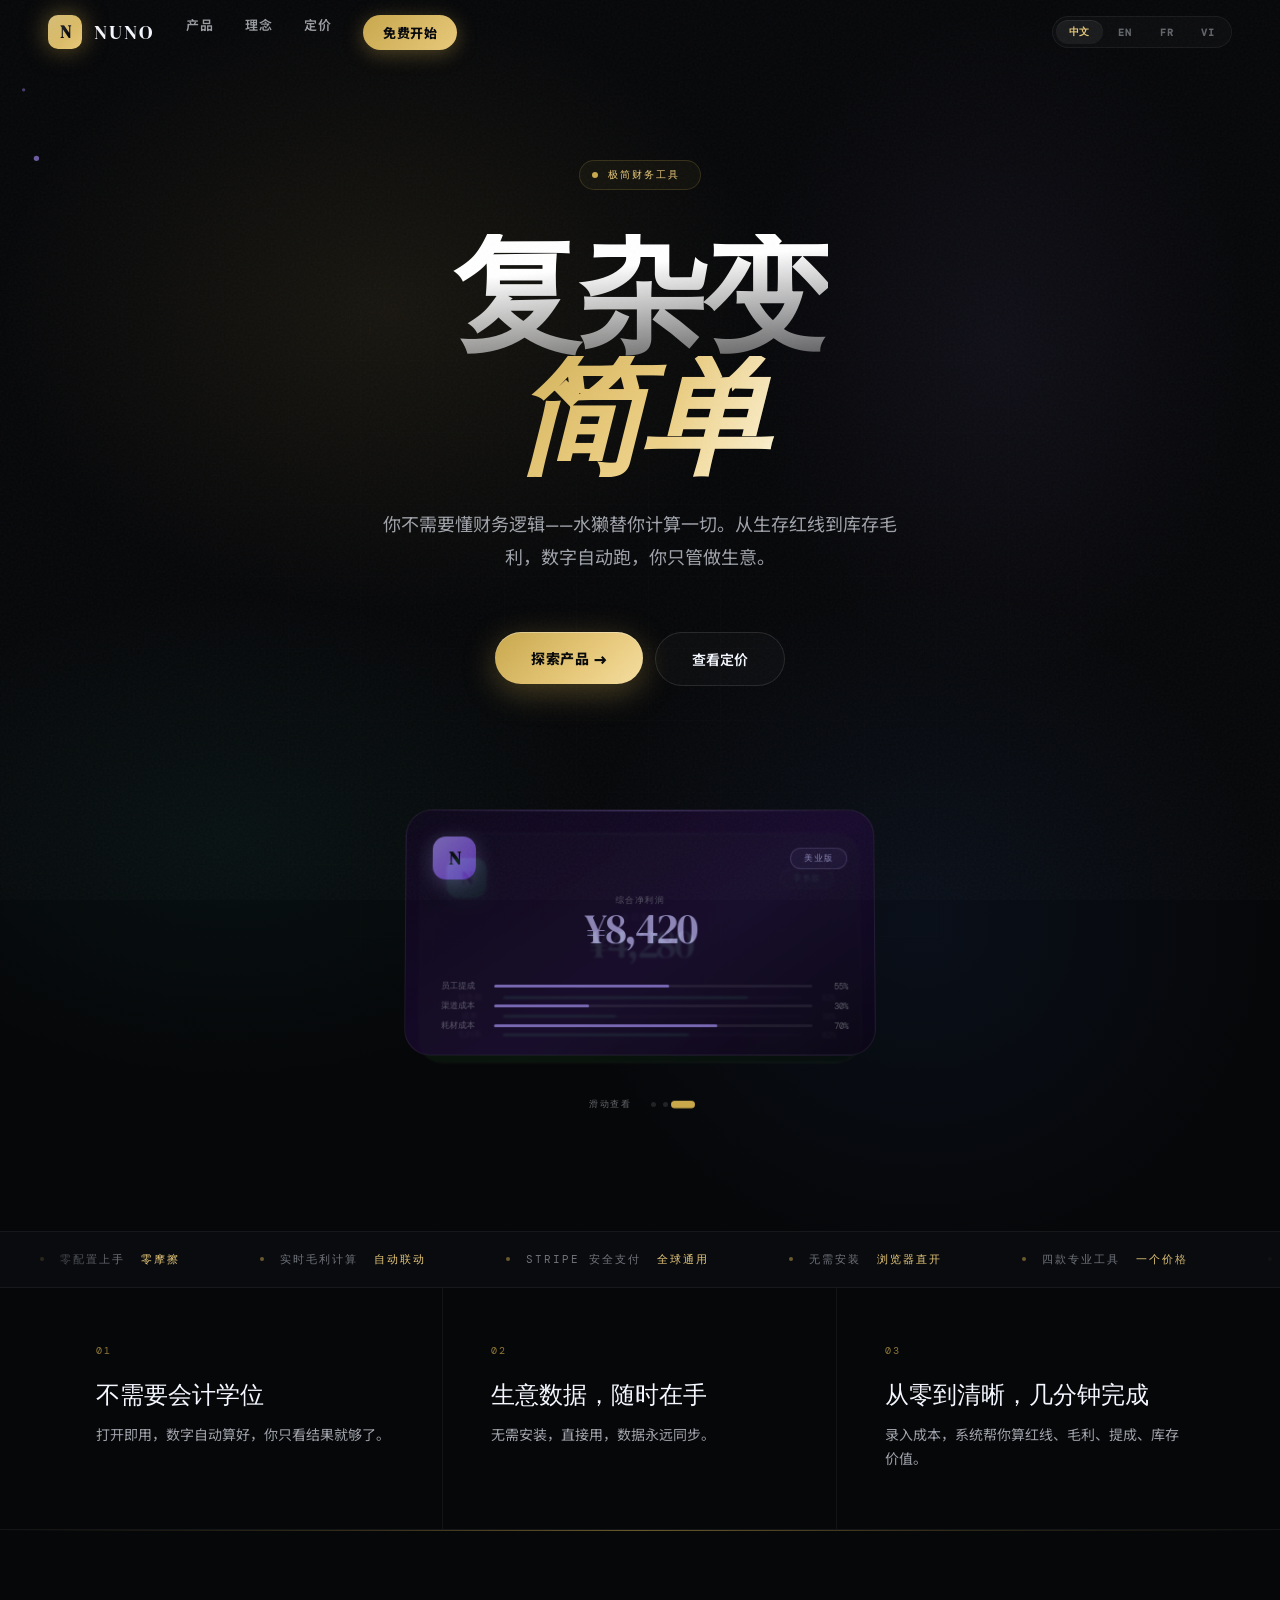
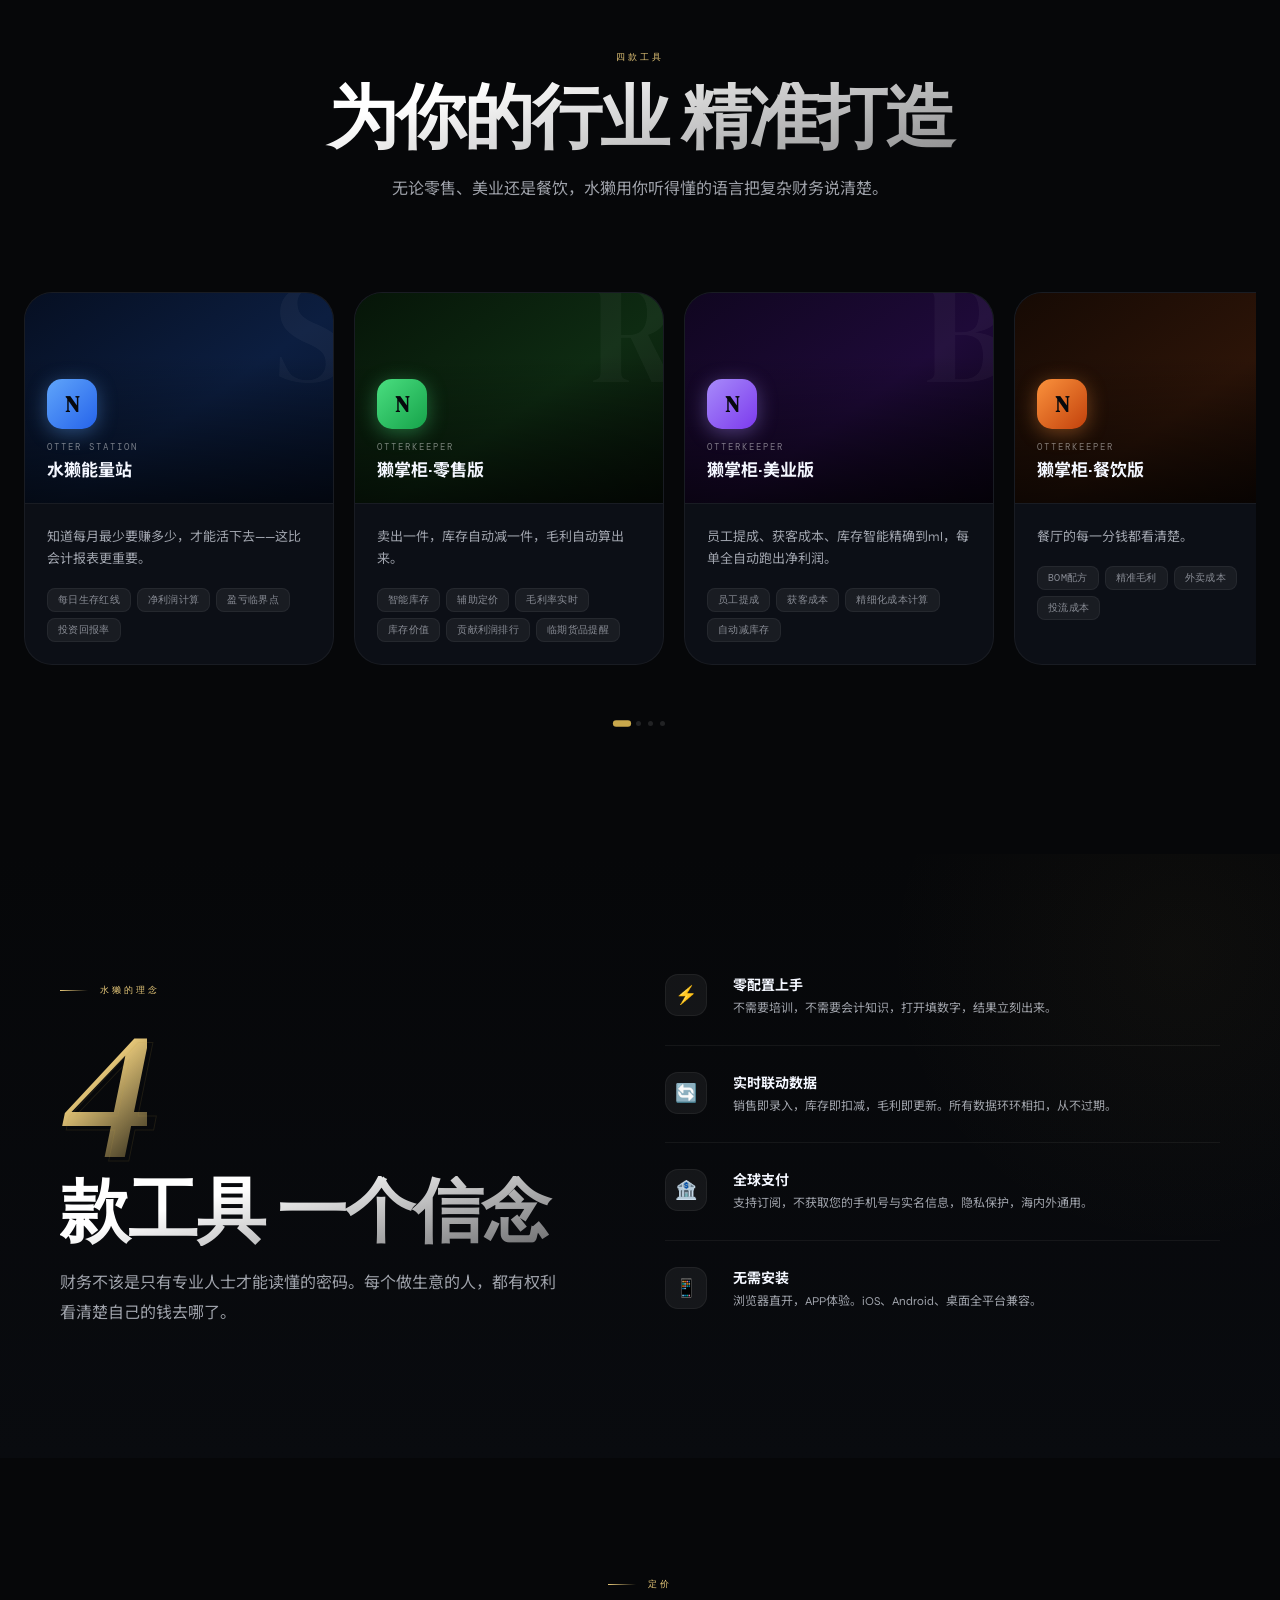
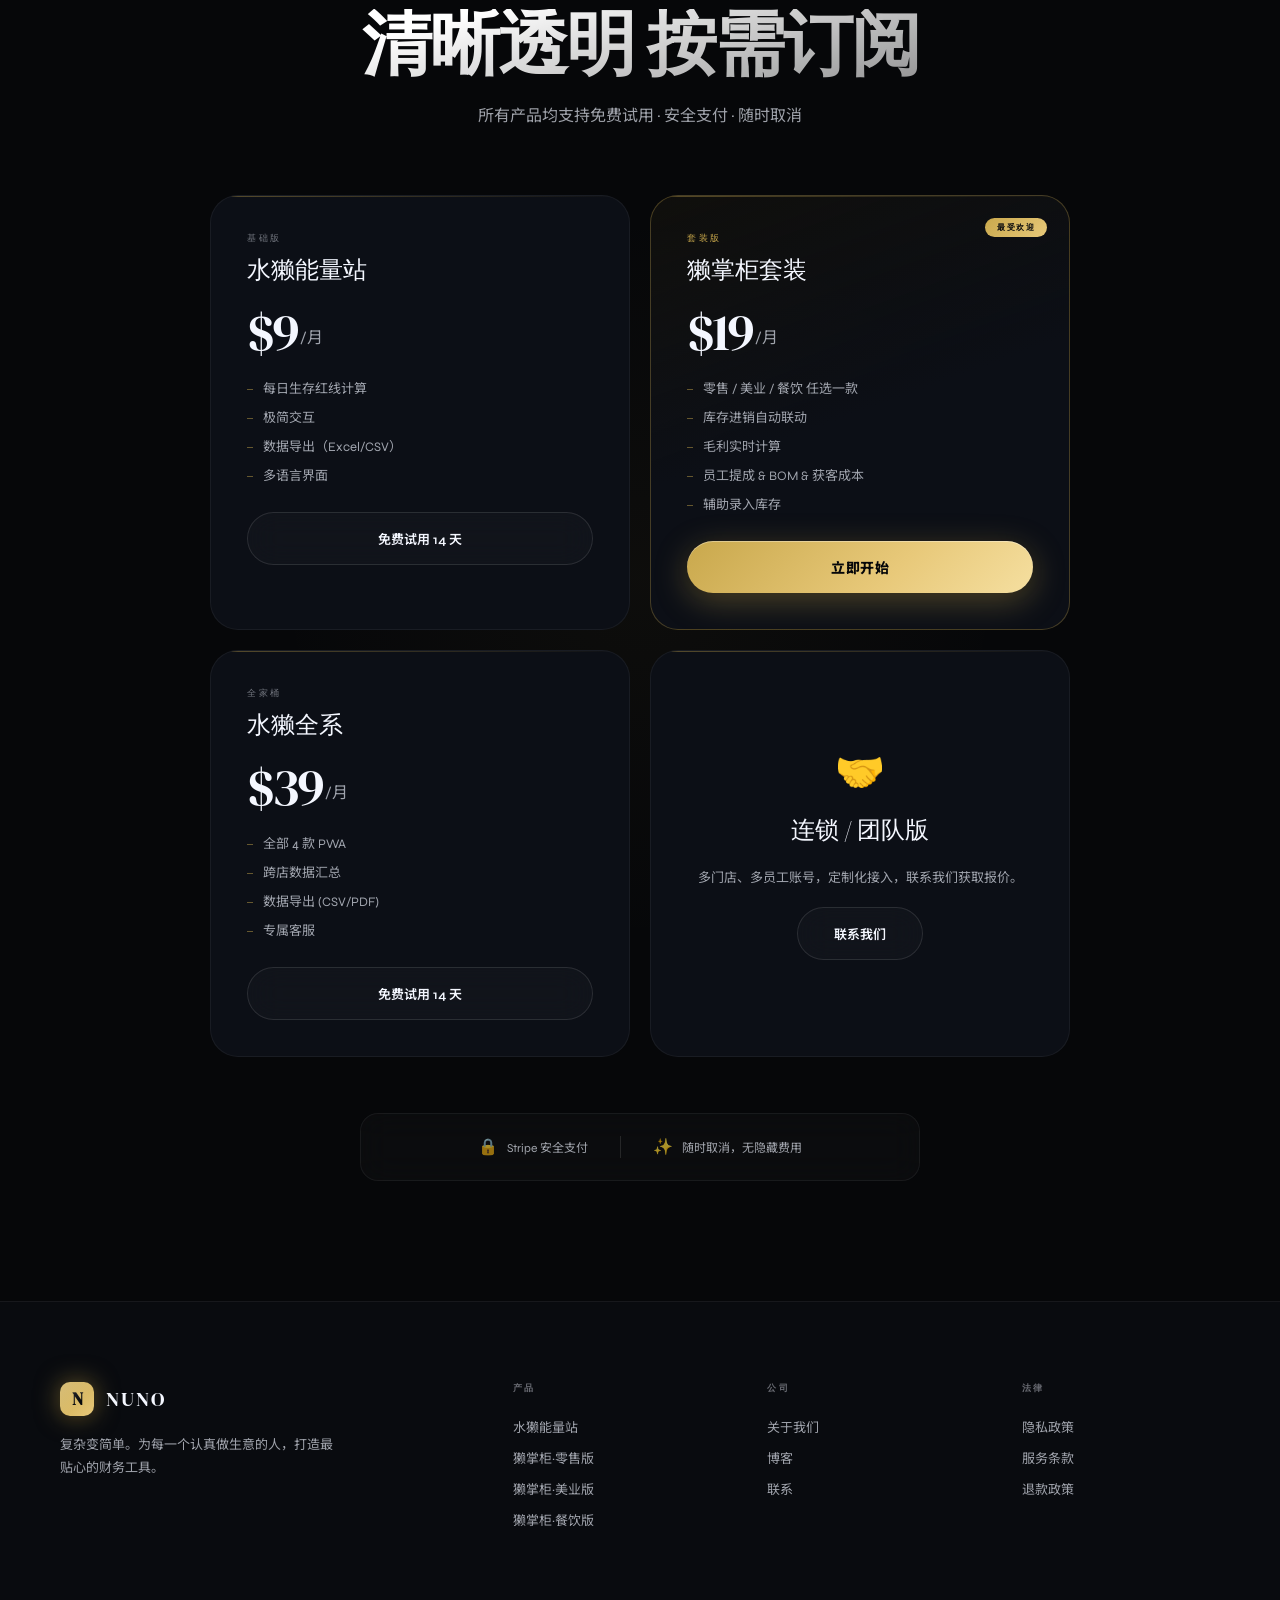
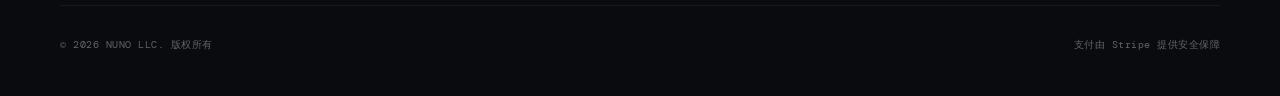
<file: index.html>
<!DOCTYPE html>
<html lang="zh">
<head>
<meta charset="UTF-8">
<meta name="viewport" content="width=device-width, initial-scale=1.0">
<title>NUNO — 极简财务工具</title>
<link rel="preconnect" href="https://fonts.googleapis.com">
<link href="https://fonts.googleapis.com/css2?family=DM+Serif+Display:ital@0;1&family=DM+Mono:wght@300;400;500&family=Syne:wght@400;500;600;700;800&family=Noto+Sans+SC:wght@300;400;700&display=swap" rel="stylesheet">
<!-- ★ 共享样式 -->
<link rel="stylesheet" href="nuno.css">
</head>
<body>

<!-- CUSTOM CURSOR -->
<div class="cursor" id="cursor"></div>
<div class="cursor-ring" id="cursorRing"></div>

<!-- SCROLL PROGRESS -->
<div class="scroll-line" id="scrollLine"></div>

<!-- NAV -->
<nav class="nav" id="mainNav">
  <a href="#" class="nav-logo">
    <div class="nav-logo-mark">N</div>
    <span class="nav-logo-text">NUNO</span>
  </a>
  <div class="nav-links">
    <a href="#apps" class="i18n" data-key="nav_apps">产品</a>
    <a href="#why" class="i18n" data-key="nav_why">理念</a>
    <a href="#pricing" class="i18n" data-key="nav_pricing">定价</a>
    <a href="#pricing" class="nav-cta-link i18n" data-key="nav_start">免费开始</a>
  </div>
  <div class="lang-switcher">
    <button class="lang-btn active" onclick="setLang('zh')">中文</button>
    <button class="lang-btn" onclick="setLang('en')">EN</button>
    <button class="lang-btn" onclick="setLang('fr')">FR</button>
    <button class="lang-btn" onclick="setLang('vi')">VI</button>
  </div>
</nav>

<!-- HERO -->
<section class="hero">
  <div class="hero-bg-mesh"></div>
  <canvas id="particleCanvas"></canvas>

  <div class="hero-eyebrow">
    <div class="eyebrow-dot"></div>
    <span class="eyebrow-text i18n" data-key="badge">极简财务工具</span>
  </div>

  <h1 class="hero-h1">
    <span class="line-plain i18n" data-key="hero_h1_1">复杂变</span>
    <span class="line-gold i18n" data-key="hero_h1_2" data-text="简单">简单</span>
  </h1>

  <p class="hero-sub i18n" data-key="hero_sub">
    你不需要懂财务逻辑——水獭替你计算一切。从生存红线到库存毛利，数字自动跑，你只管做生意。
  </p>

  <div class="hero-ctas">
    <div class="btn-magnetic">
      <a href="#apps" class="btn-gold i18n" data-key="hero_cta1">探索产品 →</a>
    </div>
    <div class="btn-magnetic">
      <a href="#pricing" class="btn-ghost i18n" data-key="hero_cta2">查看定价</a>
    </div>
  </div>

  <!-- CARD DECK -->
  <div class="card-deck-section">
    <div class="card-deck-viewport" id="deckViewport">

      <!-- Card C: Beauty (back) -->
      <div class="preview-card card-beauty" data-card-index="2">
        <div class="preview-card-inner">
          <div class="card-top-row">
            <div class="card-icon icon-beauty">N</div>
            <div class="card-badge-pill pill-violet i18n" data-key="deck_badge3">美业版</div>
          </div>
          <div>
            <div class="card-metric-label i18n" data-key="deck_label3">综合净利润</div>
            <div class="card-metric-value val-violet">¥8,420</div>
          </div>
          <div class="card-bars">
            <div class="card-bar-row">
              <div class="card-bar-label i18n" data-key="deck_bar_staff">员工提成</div>
              <div class="card-bar-track"><div class="card-bar-fill" style="width:55%;background:#A78BFA;"></div></div>
              <div class="card-bar-val">55%</div>
            </div>
            <div class="card-bar-row">
              <div class="card-bar-label i18n" data-key="deck_bar_channel">渠道成本</div>
              <div class="card-bar-track"><div class="card-bar-fill" style="width:30%;background:#A78BFA;"></div></div>
              <div class="card-bar-val">30%</div>
            </div>
            <div class="card-bar-row">
              <div class="card-bar-label i18n" data-key="deck_bar_material">耗材成本</div>
              <div class="card-bar-track"><div class="card-bar-fill" style="width:70%;background:#A78BFA;"></div></div>
              <div class="card-bar-val">70%</div>
            </div>
          </div>
        </div>
      </div>

      <!-- Card B: Retail (middle) -->
      <div class="preview-card card-retail" data-card-index="1">
        <div class="preview-card-inner">
          <div class="card-top-row">
            <div class="card-icon icon-retail">N</div>
            <div class="card-badge-pill pill-green i18n" data-key="deck_badge2">零售版</div>
          </div>
          <div>
            <div class="card-metric-label i18n" data-key="deck_label2">今日毛利</div>
            <div class="card-metric-value val-green">¥4,280</div>
          </div>
          <div class="card-bars">
            <div class="card-bar-row">
              <div class="card-bar-label i18n" data-key="deck_bar_sales">销售额</div>
              <div class="card-bar-track"><div class="card-bar-fill" style="width:82%;background:#4ADE80;"></div></div>
              <div class="card-bar-val">82%</div>
            </div>
            <div class="card-bar-row">
              <div class="card-bar-label i18n" data-key="deck_bar_cost">成本</div>
              <div class="card-bar-track"><div class="card-bar-fill" style="width:38%;background:#4ADE80;"></div></div>
              <div class="card-bar-val">38%</div>
            </div>
            <div class="card-bar-row">
              <div class="card-bar-label i18n" data-key="deck_bar_margin">毛利率</div>
              <div class="card-bar-track"><div class="card-bar-fill" style="width:62%;background:#4ADE80;"></div></div>
              <div class="card-bar-val">62%</div>
            </div>
          </div>
        </div>
      </div>

      <!-- Card A: Station (front) -->
      <div class="preview-card card-station" data-card-index="0">
        <div class="preview-card-inner">
          <div class="card-top-row">
            <div class="card-icon icon-station">N</div>
            <div class="card-badge-pill pill-blue i18n" data-key="deck_badge1">能量站</div>
          </div>
          <div>
            <div class="card-metric-label i18n" data-key="deck_label1">每日生存红线</div>
            <div class="card-metric-value val-blue">¥12,800</div>
          </div>
          <div class="card-bars">
            <div class="card-bar-row">
              <div class="card-bar-label i18n" data-key="deck_bar_rent">租金</div>
              <div class="card-bar-track"><div class="card-bar-fill" style="width:40%;background:#60A5FA;"></div></div>
              <div class="card-bar-val">40%</div>
            </div>
            <div class="card-bar-row">
              <div class="card-bar-label i18n" data-key="deck_bar_labor">人工</div>
              <div class="card-bar-track"><div class="card-bar-fill" style="width:65%;background:#60A5FA;"></div></div>
              <div class="card-bar-val">65%</div>
            </div>
            <div class="card-bar-row">
              <div class="card-bar-label i18n" data-key="deck_bar_other">其他</div>
              <div class="card-bar-track"><div class="card-bar-fill" style="width:25%;background:#60A5FA;"></div></div>
              <div class="card-bar-val">25%</div>
            </div>
          </div>
        </div>
      </div>
    </div>

    <div class="deck-hint">
      <div class="deck-swipe-label i18n" data-key="deck_hint">滑动查看</div>
      <div class="deck-dots" id="deckDots">
        <div class="deck-dot active" onclick="goToCard(0)"></div>
        <div class="deck-dot" onclick="goToCard(1)"></div>
        <div class="deck-dot" onclick="goToCard(2)"></div>
      </div>
    </div>
  </div>
</section>

<!-- MARQUEE -->
<div class="marquee-section">
  <div class="marquee-track" id="marqueeTrack">
    <span class="marquee-item"><span class="dot"></span><span class="i18n" data-key="mq1_a">零配置上手</span> <strong class="i18n" data-key="mq1_b">零摩擦</strong></span>
    <span class="marquee-item"><span class="dot"></span><span class="i18n" data-key="mq2_a">实时毛利计算</span> <strong class="i18n" data-key="mq2_b">自动联动</strong></span>
    <span class="marquee-item"><span class="dot"></span><span class="i18n" data-key="mq3_a">Stripe 安全支付</span> <strong class="i18n" data-key="mq3_b">全球通用</strong></span>
    <span class="marquee-item"><span class="dot"></span><span class="i18n" data-key="mq4_a">无需安装</span> <strong class="i18n" data-key="mq4_b">浏览器直开</strong></span>
    <span class="marquee-item"><span class="dot"></span><span class="i18n" data-key="mq5_a">四款专业工具</span> <strong class="i18n" data-key="mq5_b">一个价格</strong></span>
    <span class="marquee-item"><span class="dot"></span><span class="i18n" data-key="mq6_a">隐私优先</span> <strong class="i18n" data-key="mq6_b">数据安全</strong></span>
    <!-- 重复一组保证无缝滚动 -->
    <span class="marquee-item"><span class="dot"></span><span class="i18n" data-key="mq1_a">零配置上手</span> <strong class="i18n" data-key="mq1_b">零摩擦</strong></span>
    <span class="marquee-item"><span class="dot"></span><span class="i18n" data-key="mq2_a">实时毛利计算</span> <strong class="i18n" data-key="mq2_b">自动联动</strong></span>
    <span class="marquee-item"><span class="dot"></span><span class="i18n" data-key="mq3_a">Stripe 安全支付</span> <strong class="i18n" data-key="mq3_b">全球通用</strong></span>
    <span class="marquee-item"><span class="dot"></span><span class="i18n" data-key="mq4_a">无需安装</span> <strong class="i18n" data-key="mq4_b">浏览器直开</strong></span>
    <span class="marquee-item"><span class="dot"></span><span class="i18n" data-key="mq5_a">四款专业工具</span> <strong class="i18n" data-key="mq5_b">一个价格</strong></span>
    <span class="marquee-item"><span class="dot"></span><span class="i18n" data-key="mq6_a">隐私优先</span> <strong class="i18n" data-key="mq6_b">数据安全</strong></span>
  </div>
</div>

<!-- TAGLINE -->
<div class="tagline-section">
  <div class="tagline-grid container" style="max-width:100%;padding:0 48px;">
    <div class="tagline-item reveal">
      <span class="tg-num">01</span>
      <div class="tg-title i18n" data-key="tag1_title">不需要会计学位</div>
      <div class="tg-sub i18n" data-key="tag1_sub">打开即用，数字自动算好，你只看结果就够了。</div>
    </div>
    <div class="tagline-item reveal delay-1">
      <span class="tg-num">02</span>
      <div class="tg-title i18n" data-key="tag2_title">生意数据，随时在手</div>
      <div class="tg-sub i18n" data-key="tag2_sub">无需安装，直接用，数据永远同步。</div>
    </div>
    <div class="tagline-item reveal delay-2">
      <span class="tg-num">03</span>
      <div class="tg-title i18n" data-key="tag3_title">从零到清晰，几分钟完成</div>
      <div class="tg-sub i18n" data-key="tag3_sub">录入成本，系统帮你算红线、毛利、提成、库存价值。</div>
    </div>
  </div>
</div>

<div class="gold-divider"></div>

<!-- APPS -->
<section class="apps-section" id="apps">
  <div class="container">
    <div class="apps-header reveal">
      <div class="sec-label i18n" data-key="apps_label">四款工具</div>
      <h2 class="sec-title i18n" data-key="apps_title">为你的行业<br>精准打造</h2>
      <p class="sec-desc i18n" data-key="apps_desc">无论零售、美业还是餐饮，水獭用你听得懂的语言把复杂财务说清楚。</p>
    </div>
  </div>

  <div class="app-cards-outer">
    <div class="app-cards-track" id="appTrack">
      <!-- Station -->
      <div class="app-card reveal">
        <div class="app-card-top card-station">
          <div class="app-card-glyph">S</div>
          <div class="card-app-icon icon-station">N</div>
          <div class="card-top-label">OTTER STATION</div>
          <div class="card-top-name i18n" data-key="app1_name">水獭能量站</div>
        </div>
        <div class="app-card-body">
          <div class="app-card-sub i18n" data-key="app1_sub">知道每月最少要赚多少，才能活下去——这比会计报表更重要。</div>
          <div class="app-features">
            <span class="f-tag i18n" data-key="app1_f1">每日生存红线</span>
            <span class="f-tag i18n" data-key="app1_f2">净利润计算</span>
            <span class="f-tag i18n" data-key="app1_f3">盈亏临界点</span>
            <span class="f-tag i18n" data-key="app1_f4">投资回报率</span>
          </div>
        </div>
      </div>
      <!-- Retail -->
      <div class="app-card reveal delay-1">
        <div class="app-card-top card-retail">
          <div class="app-card-glyph">R</div>
          <div class="card-app-icon icon-retail">N</div>
          <div class="card-top-label">OTTERKEEPER</div>
          <div class="card-top-name i18n" data-key="app2_name">獭掌柜·零售版</div>
        </div>
        <div class="app-card-body">
          <div class="app-card-sub i18n" data-key="app2_sub">卖出一件，库存自动减一件，毛利自动算出来。</div>
          <div class="app-features">
            <span class="f-tag i18n" data-key="app2_f1">智能库存</span>
            <span class="f-tag i18n" data-key="app2_f2">辅助定价</span>
            <span class="f-tag i18n" data-key="app2_f3">毛利率实时</span>
            <span class="f-tag i18n" data-key="app2_f4">库存价值</span>
            <span class="f-tag i18n" data-key="app2_f5">贡献利润排行</span>
            <span class="f-tag i18n" data-key="app2_f6">临期货品提醒</span>
          </div>
        </div>
      </div>
      <!-- Beauty -->
      <div class="app-card reveal delay-2">
        <div class="app-card-top card-beauty">
          <div class="app-card-glyph">B</div>
          <div class="card-app-icon icon-beauty">N</div>
          <div class="card-top-label">OTTERKEEPER</div>
          <div class="card-top-name i18n" data-key="app3_name">獭掌柜·美业版</div>
        </div>
        <div class="app-card-body">
          <div class="app-card-sub i18n" data-key="app3_sub">员工提成、获客成本、库存智能精确到ml，每单全自动跑出净利润。</div>
          <div class="app-features">
            <span class="f-tag i18n" data-key="app3_f1">员工提成</span>
            <span class="f-tag i18n" data-key="app3_f2">获客成本</span>
            <span class="f-tag i18n" data-key="app3_f3">精细化成本计算</span>
            <span class="f-tag i18n" data-key="app3_f4">自动减库存</span>
          </div>
        </div>
      </div>
      <!-- Food -->
      <div class="app-card reveal delay-3">
        <div class="app-card-top card-food">
          <div class="app-card-glyph">F</div>
          <div class="card-app-icon icon-food">N</div>
          <div class="card-top-label">OTTERKEEPER</div>
          <div class="card-top-name i18n" data-key="app4_name">獭掌柜·餐饮版</div>
        </div>
        <div class="app-card-body">
          <div class="app-card-sub i18n" data-key="app4_sub">餐厅的每一分钱都看清楚。</div>
          <div class="app-features">
            <span class="f-tag i18n" data-key="app4_f1">BOM配方</span>
            <span class="f-tag i18n" data-key="app4_f2">精准毛利</span>
            <span class="f-tag i18n" data-key="app4_f3">外卖成本</span>
            <span class="f-tag i18n" data-key="app4_f4">投流成本</span>
          </div>
        </div>
      </div>
    </div>
    <div class="app-dots" id="appDots">
      <div class="app-dot active" onclick="scrollAppTo(0)"></div>
      <div class="app-dot" onclick="scrollAppTo(1)"></div>
      <div class="app-dot" onclick="scrollAppTo(2)"></div>
      <div class="app-dot" onclick="scrollAppTo(3)"></div>
    </div>
  </div>
</section>

<!-- PHILOSOPHY -->
<section class="philosophy-section" id="why">
  <div class="container">
    <div class="phil-grid">
      <div class="reveal">
        <div class="sec-label i18n" data-key="phil_label">水獭的理念</div>
        <div class="big-num-wrap">
          <span class="big-num-ghost">4</span>
          <span class="big-num">4</span>
        </div>
        <h2 class="sec-title i18n" data-key="phil_title">款工具<br>一个信念</h2>
        <p class="sec-desc i18n" data-key="phil_desc">财务不该是只有专业人士才能读懂的密码。每个做生意的人，都有权利看清楚自己的钱去哪了。</p>
      </div>
      <div class="reveal delay-1">
        <div class="stats-list">
          <div class="stat-row">
            <div class="stat-icon-box">⚡</div>
            <div>
              <div class="stat-h i18n" data-key="stat1_title">零配置上手</div>
              <div class="stat-p i18n" data-key="stat1_desc">不需要培训，不需要会计知识，打开填数字，结果立刻出来。</div>
            </div>
          </div>
          <div class="stat-row">
            <div class="stat-icon-box">🔄</div>
            <div>
              <div class="stat-h i18n" data-key="stat2_title">实时联动数据</div>
              <div class="stat-p i18n" data-key="stat2_desc">销售即录入，库存即扣减，毛利即更新。所有数据环环相扣，从不过期。</div>
            </div>
          </div>
          <div class="stat-row">
            <div class="stat-icon-box">🏦</div>
            <div>
              <div class="stat-h i18n" data-key="stat3_title">全球支付</div>
              <div class="stat-p i18n" data-key="stat3_desc">支持订阅，不获取您的手机号与实名信息，隐私保护，海内外通用。</div>
            </div>
          </div>
          <div class="stat-row">
            <div class="stat-icon-box">📱</div>
            <div>
              <div class="stat-h i18n" data-key="stat4_title">无需安装</div>
              <div class="stat-p i18n" data-key="stat4_desc">浏览器直开，APP体验。iOS、Android、桌面全平台兼容。</div>
            </div>
          </div>
        </div>
      </div>
    </div>
  </div>
</section>

<!-- PRICING -->
<section class="pricing-section" id="pricing">
  <div class="container">
    <div class="reveal">
      <div class="sec-label" style="justify-content:center;"><span class="i18n" data-key="pricing_label">定价</span></div>
      <h2 class="sec-title i18n" data-key="pricing_title">清晰透明<br>按需订阅</h2>
      <p class="sec-desc" style="margin:0 auto;"><span class="i18n" data-key="pricing_desc">所有产品均支持免费试用 · 安全支付 · 随时取消</span></p>
    </div>

    <div class="pricing-grid reveal delay-1">
      <div class="price-card">
        <div class="p-type i18n" data-key="plan1_label">基础版</div>
        <div class="p-name i18n" data-key="plan1_name">水獭能量站</div>
        <div class="p-amount">$9<sub class="i18n" data-key="per_month"> /月</sub></div>
        <ul class="p-features">
          <li class="i18n" data-key="plan1_f1">每日生存红线计算</li>
          <li class="i18n" data-key="plan1_f2">极简交互</li>
          <li class="i18n" data-key="plan1_f3">数据导出（Excel/CSV）</li>
          <li class="i18n" data-key="plan1_f4">多语言界面</li>
        </ul>
        <a href="https://otterstation.nudgenow.xyz" class="btn-ghost" style="width:100%;justify-content:center;font-size:13px;">
          <span class="i18n" data-key="cta_try">免费试用 14 天</span>
        </a>
      </div>

      <div class="price-card featured">
        <div class="featured-badge i18n" data-key="plan2_badge">最受欢迎</div>
        <div class="p-type" style="color:var(--gold);"><span class="i18n" data-key="plan2_label">套装版</span></div>
        <div class="p-name i18n" data-key="plan2_name">獭掌柜套装</div>
        <div class="p-amount">$19<sub class="i18n" data-key="per_month"> /月</sub></div>
        <ul class="p-features">
          <li class="i18n" data-key="plan2_f1">零售 / 美业 / 餐饮 任选一款</li>
          <li class="i18n" data-key="plan2_f2">库存进销自动联动</li>
          <li class="i18n" data-key="plan2_f3">毛利实时计算</li>
          <li class="i18n" data-key="plan2_f4">员工提成 & BOM & 获客成本</li>
          <li class="i18n" data-key="plan2_f5">辅助录入库存</li>
        </ul>
        <a href="https://otterstation.nudgenow.xyz" class="btn-gold" style="width:100%;justify-content:center;">
          <span class="i18n" data-key="cta_start">立即开始</span>
        </a>
      </div>

      <div class="price-card">
        <div class="p-type i18n" data-key="plan3_label">全家桶</div>
        <div class="p-name i18n" data-key="plan3_name">水獭全系</div>
        <div class="p-amount">$39<sub class="i18n" data-key="per_month"> /月</sub></div>
        <ul class="p-features">
          <li class="i18n" data-key="plan3_f1">全部 4 款 PWA</li>
          <li class="i18n" data-key="plan3_f2">跨店数据汇总</li>
          <li class="i18n" data-key="plan3_f3">数据导出 (CSV/PDF)</li>
          <li class="i18n" data-key="plan3_f4">专属客服</li>
        </ul>
        <a href="https://otterstation.nudgenow.xyz" class="btn-ghost" style="width:100%;justify-content:center;font-size:13px;">
          <span class="i18n" data-key="cta_try">免费试用 14 天</span>
        </a>
      </div>

      <div class="price-card" style="display:flex;flex-direction:column;align-items:center;justify-content:center;text-align:center;gap:18px;">
        <div style="font-size:40px;">🤝</div>
        <div class="p-name i18n" data-key="plan4_name">连锁 / 团队版</div>
        <p style="font-size:13px;color:var(--text2);line-height:1.65;" class="i18n" data-key="plan4_sub">多门店、多员工账号，定制化接入，联系我们获取报价。</p>
        <a href="mailto:hinuno@outlook.com" class="btn-ghost" style="font-size:13px;">
          <span class="i18n" data-key="cta_contact">联系我们</span>
        </a>
      </div>
    </div>

    <div class="trust-bar reveal delay-2">
      <div class="trust-pill"><span class="trust-icon">🔒</span><span class="i18n" data-key="trust1">Stripe 安全支付</span></div>
      <div class="trust-divider"></div>
      <div class="trust-pill"><span class="trust-icon">✨</span><span class="i18n" data-key="trust3">随时取消，无隐藏费用</span></div>
    </div>
  </div>
</section>

<!-- FOOTER -->
<footer>
  <div class="footer-inner">
    <div class="footer-top">
      <div>
        <a href="#" class="nav-logo" style="text-decoration:none;">
          <div class="nav-logo-mark">N</div>
          <span class="nav-logo-text">NUNO</span>
        </a>
        <p class="footer-brand-desc i18n" data-key="footer_desc">复杂变简单。为每一个认真做生意的人，打造最贴心的财务工具。</p>
      </div>
      <div class="footer-col">
        <h5 class="i18n" data-key="footer_products">产品</h5>
        <a href="https://otterstation.nudgenow.xyz" class="i18n" data-key="app1_name">水獭能量站</a>
        <a href="https://otterstation.nudgenow.xyz" class="i18n" data-key="app2_name">獭掌柜·零售版</a>
        <a href="https://otterstation.nudgenow.xyz" class="i18n" data-key="app3_name">獭掌柜·美业版</a>
        <a href="https://otterstation.nudgenow.xyz" class="i18n" data-key="app4_name">獭掌柜·餐饮版</a>
      </div>
      <div class="footer-col">
        <h5 class="i18n" data-key="footer_company">公司</h5>
        <a href="#" class="i18n" data-key="footer_about">关于我们</a>
        <a href="#" class="i18n" data-key="footer_blog">博客</a>
        <a href="#" class="i18n" data-key="footer_contact">联系</a>
      </div>
      <div class="footer-col">
        <h5 class="i18n" data-key="footer_legal">法律</h5>
        <a href="./privacy.html" class="i18n" data-key="footer_privacy">隐私政策</a>
        <a href="./terms.html" class="i18n" data-key="footer_terms">服务条款</a>
        <a href="./refund.html" class="i18n" data-key="footer_refund">退款政策</a>
      </div>
    </div>
    <div class="footer-bottom">
      <span>© 2026 NUNO LLC. <span class="i18n" data-key="footer_rights">All rights reserved.</span></span>
      <span class="i18n" data-key="footer_stripe_note">支付由 Stripe 提供安全保障</span>
    </div>
  </div>
</footer>

<!-- ★ 共享脚本 -->
<script src="nuno.js"></script>
</body>
</html>
</file>
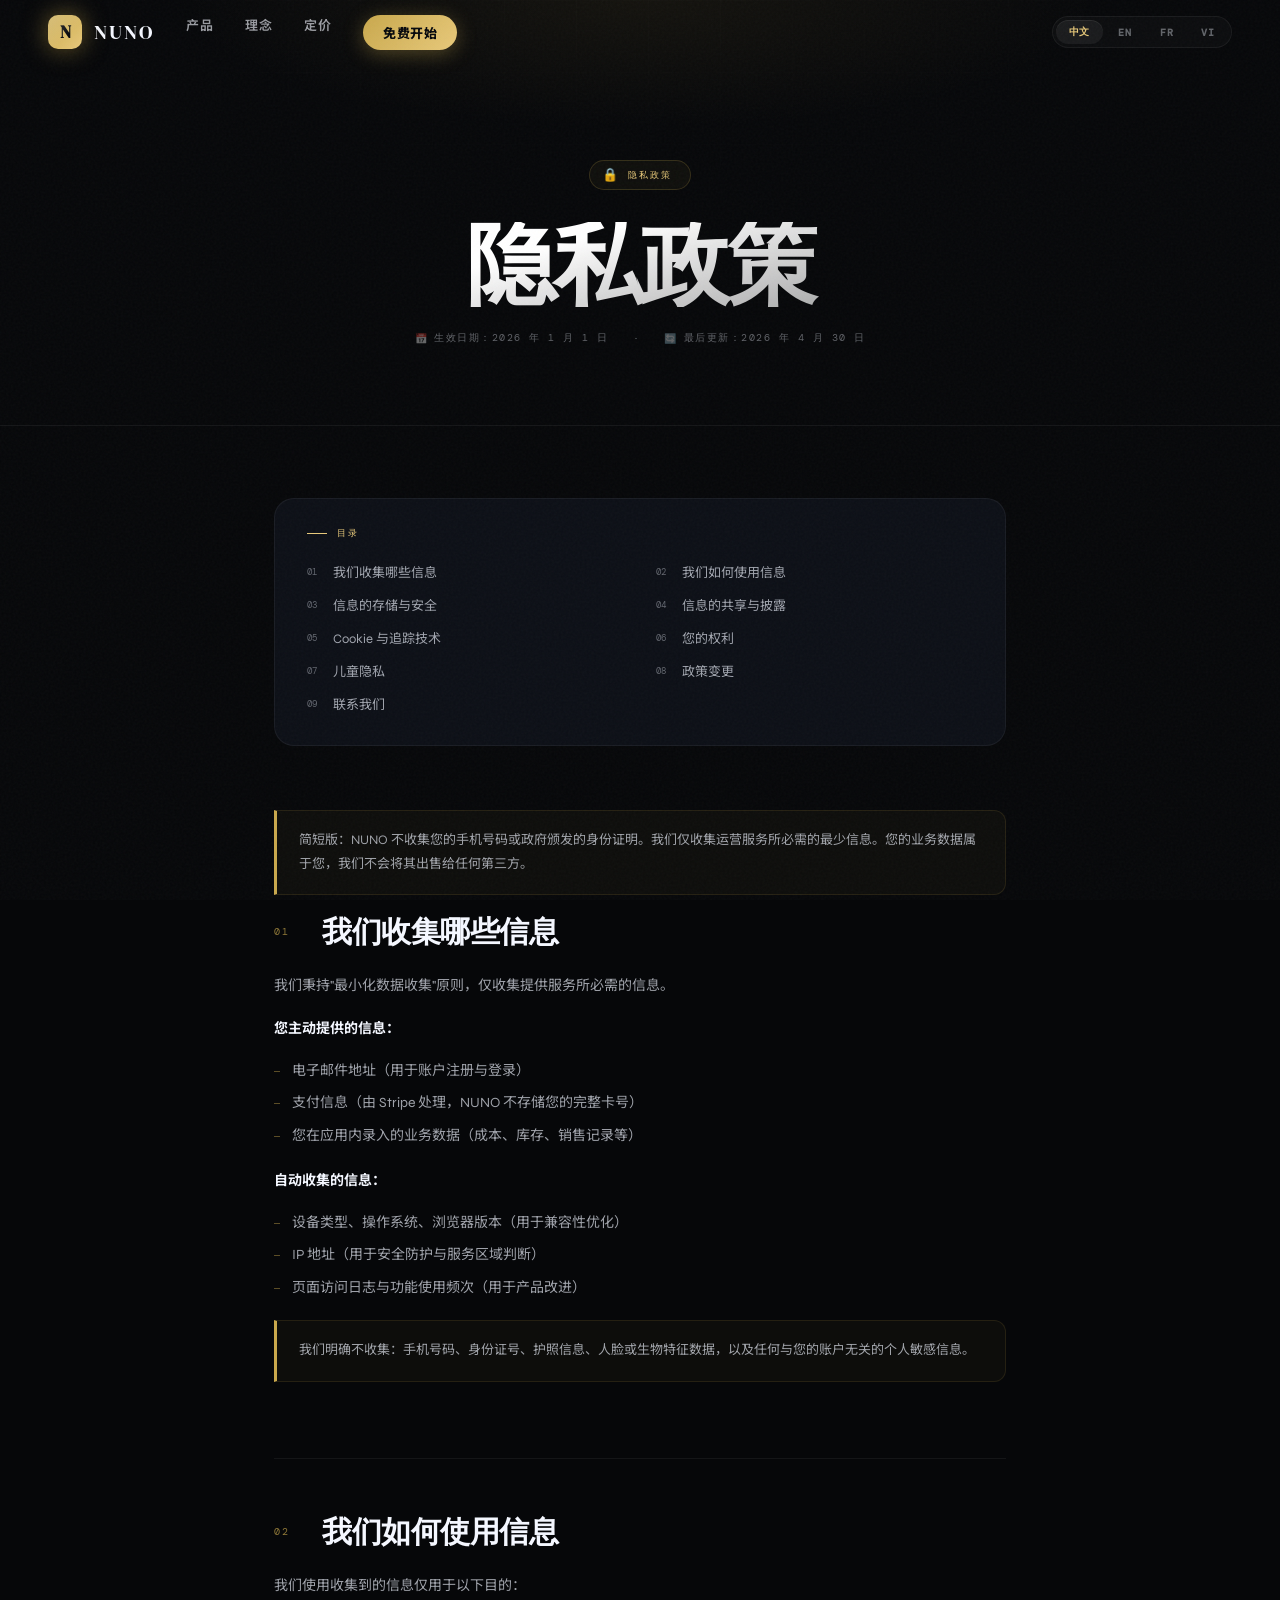
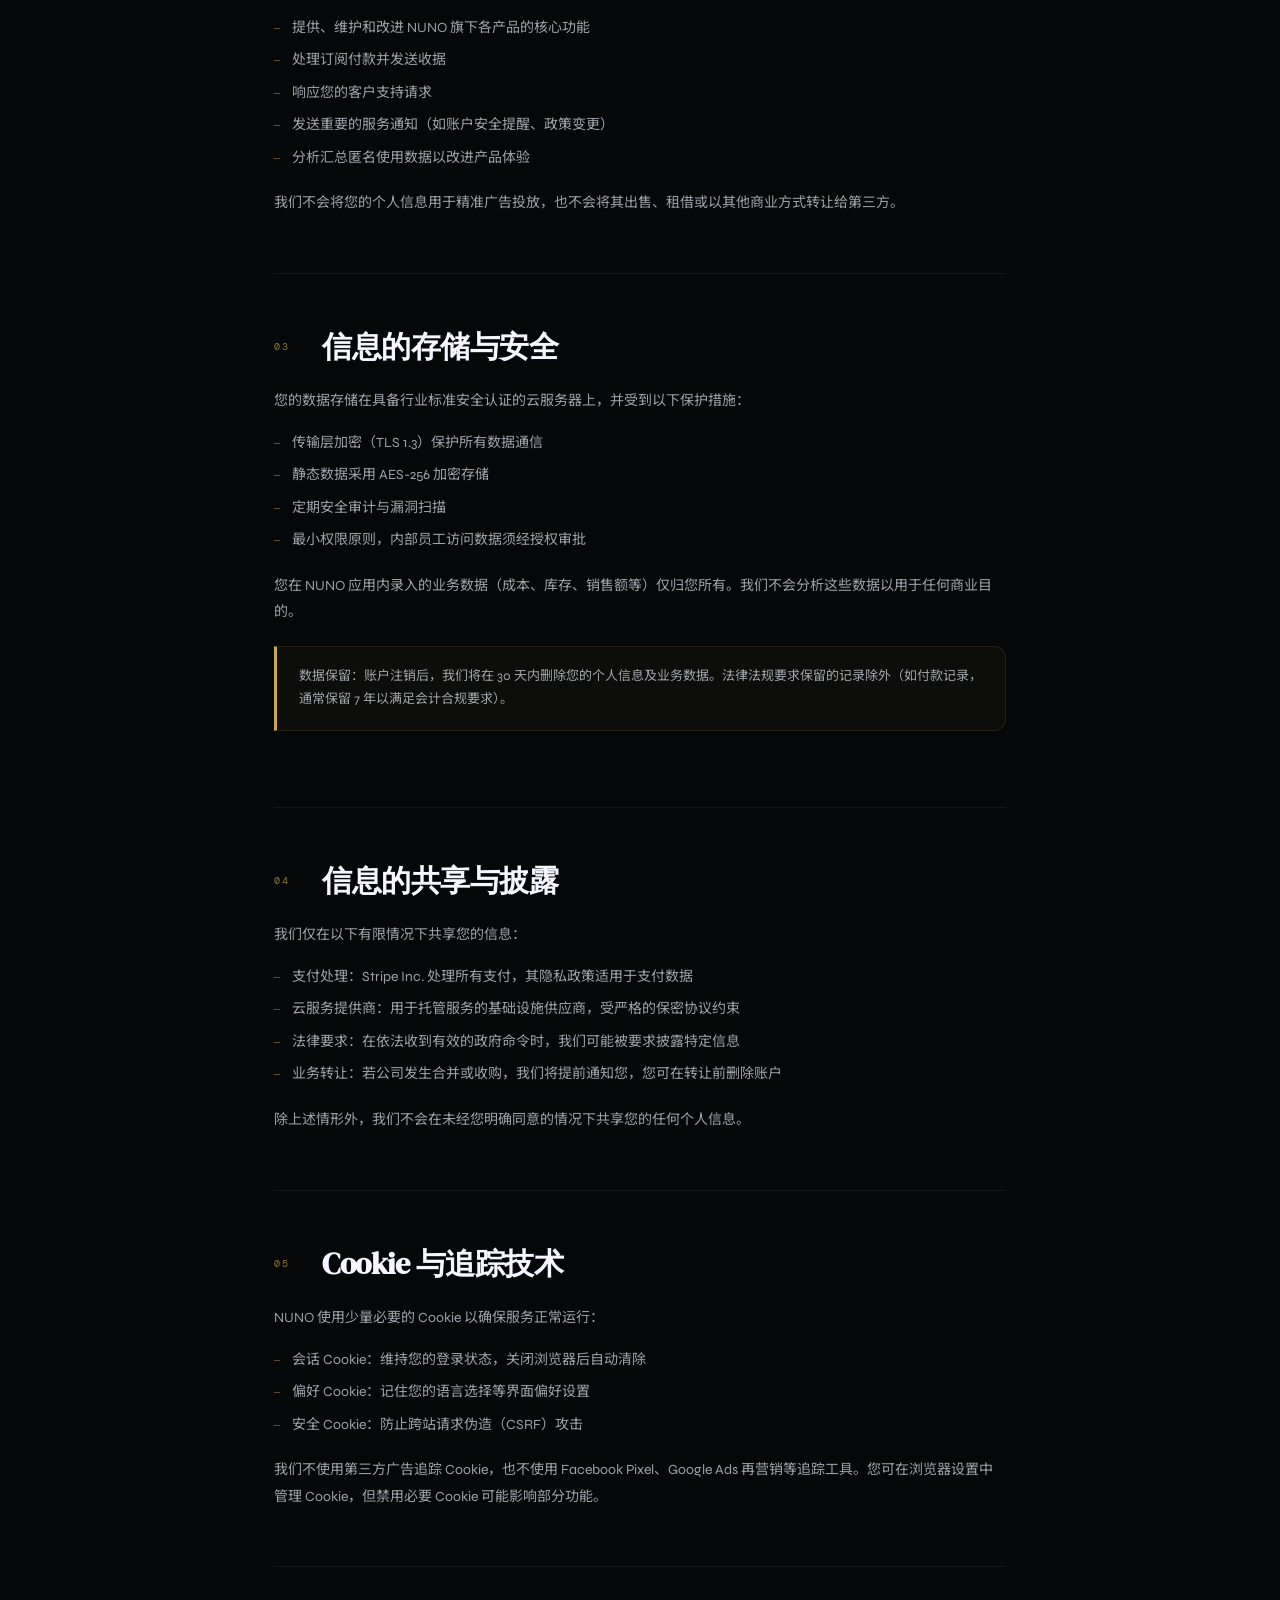
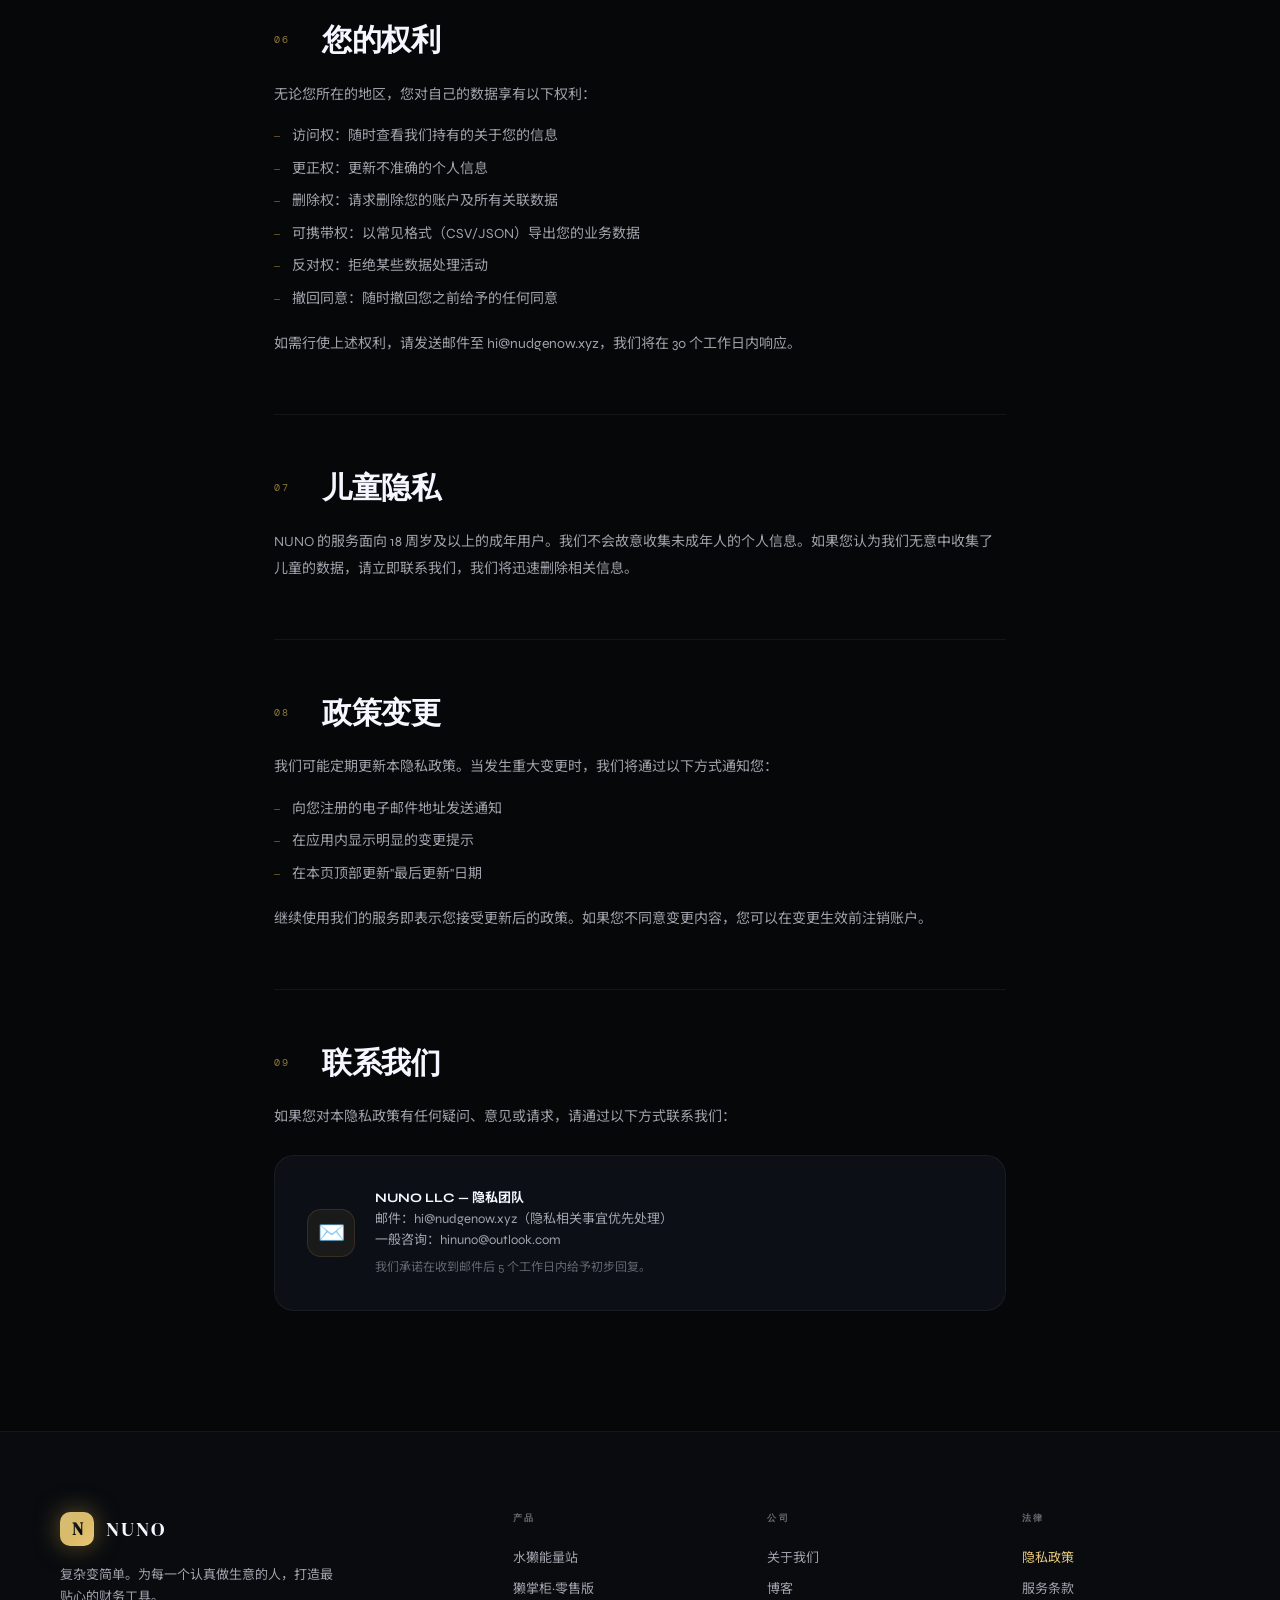
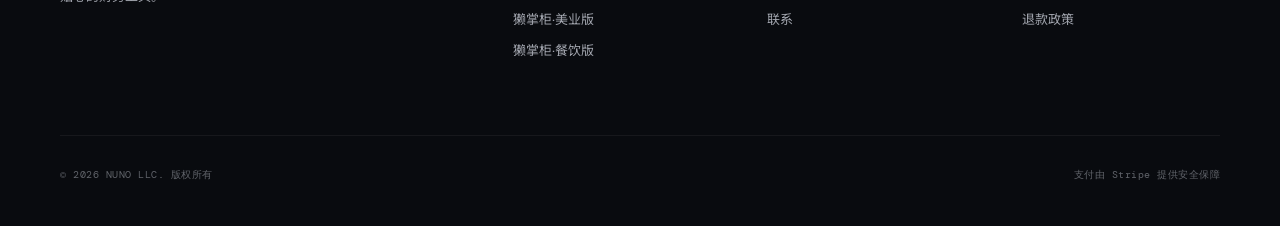
<file: privacy.html>
<!DOCTYPE html>
<html lang="zh">
<head>
<meta charset="UTF-8">
<meta name="viewport" content="width=device-width, initial-scale=1.0">
<title>隐私政策 — NUNO</title>
<link rel="preconnect" href="https://fonts.googleapis.com">
<link href="https://fonts.googleapis.com/css2?family=DM+Serif+Display:ital@0;1&family=DM+Mono:wght@300;400;500&family=Syne:wght@400;500;600;700;800&family=Noto+Sans+SC:wght@300;400;700&display=swap" rel="stylesheet">
<link rel="stylesheet" href="nuno.css">
<style>
/* ── 法律页专属样式 ── */
.legal-hero {
  padding: 160px 24px 80px;
  text-align: center;
  position: relative;
  overflow: hidden;
  border-bottom: 1px solid var(--border);
}
.legal-hero::before {
  content: '';
  position: absolute; inset: 0;
  background:
    radial-gradient(ellipse 60% 50% at 50% 0%, rgba(201,168,76,0.07) 0%, transparent 60%);
  pointer-events: none;
}
.legal-hero-grid {
  position: absolute; inset: 0;
  background-image:
    linear-gradient(rgba(255,255,255,0.010) 1px, transparent 1px),
    linear-gradient(90deg, rgba(255,255,255,0.010) 1px, transparent 1px);
  background-size: 72px 72px;
  mask-image: radial-gradient(ellipse 70% 80% at 50% 0%, black 0%, transparent 100%);
}
.legal-eyebrow {
  display: inline-flex; align-items: center; gap: 10px;
  border: 1px solid rgba(201,168,76,0.2);
  background: rgba(201,168,76,0.05);
  border-radius: 40px;
  padding: 6px 18px 6px 12px;
  margin-bottom: 32px;
  position: relative; z-index: 2;
  backdrop-filter: blur(12px);
}
.legal-eyebrow-icon {
  font-size: 13px;
}
.legal-eyebrow-text {
  font-family: var(--font-mono); font-size: 9px;
  font-weight: 500; letter-spacing: 2px;
  text-transform: uppercase; color: var(--gold2);
}
.legal-hero h1 {
  font-family: var(--font-display);
  font-size: clamp(48px, 7vw, 96px);
  line-height: 0.95; letter-spacing: -3px;
  margin-bottom: 24px;
  background: linear-gradient(165deg, #fff 40%, rgba(255,255,255,0.38));
  -webkit-background-clip: text;
  -webkit-text-fill-color: transparent;
  background-clip: text;
  position: relative; z-index: 2;
}
.legal-hero-meta {
  display: flex; align-items: center; justify-content: center; gap: 24px;
  font-family: var(--font-mono); font-size: 10px;
  color: var(--text3); letter-spacing: 1.5px;
  position: relative; z-index: 2;
}
.legal-hero-meta span { display: flex; align-items: center; gap: 6px; }

/* ── 内容区 ── */
.legal-body {
  max-width: 780px; margin: 0 auto;
  padding: 72px 24px 120px;
}

/* 目录 */
.toc {
  background: var(--bg3);
  border: 1px solid var(--border);
  border-radius: 20px;
  padding: 28px 32px;
  margin-bottom: 64px;
}
.toc-title {
  font-family: var(--font-mono); font-size: 9px;
  letter-spacing: 2px; text-transform: uppercase;
  color: var(--gold2); margin-bottom: 18px;
  display: flex; align-items: center; gap: 10px;
}
.toc-title::before {
  content: ''; width: 20px; height: 1px;
  background: var(--gold2);
}
.toc-list {
  list-style: none;
  display: grid; grid-template-columns: 1fr 1fr;
  gap: 6px 32px;
}
.toc-list li a {
  color: var(--text2); text-decoration: none;
  font-size: 13px; font-weight: 400;
  display: flex; align-items: center; gap: 8px;
  padding: 4px 0;
  transition: color 0.2s;
}
.toc-list li a:hover { color: var(--gold2); }
.toc-num {
  font-family: var(--font-mono); font-size: 9px;
  color: var(--text3); width: 18px; flex-shrink: 0;
}

/* 条款块 */
.legal-section {
  margin-bottom: 56px;
  padding-bottom: 56px;
  border-bottom: 1px solid var(--border);
}
.legal-section:last-child {
  border-bottom: none; margin-bottom: 0; padding-bottom: 0;
}
.legal-section-header {
  display: flex; align-items: flex-start; gap: 20px;
  margin-bottom: 24px;
}
.section-num {
  font-family: var(--font-mono); font-size: 10px;
  color: var(--gold); opacity: 0.7; letter-spacing: 2px;
  padding-top: 10px; flex-shrink: 0; width: 28px;
}
.legal-section h2 {
  font-family: var(--font-display);
  font-size: clamp(22px, 2.8vw, 30px);
  line-height: 1.15; color: var(--text);
  letter-spacing: -0.5px;
}
.legal-section p {
  font-size: 14px; color: var(--text2);
  line-height: 1.9; margin-bottom: 16px;
  font-weight: 400;
}
.legal-section p:last-child { margin-bottom: 0; }
.legal-section ul {
  list-style: none; margin: 14px 0 20px;
  display: flex; flex-direction: column; gap: 8px;
}
.legal-section ul li {
  font-size: 14px; color: var(--text2);
  line-height: 1.75;
  display: flex; align-items: flex-start; gap: 12px;
}
.legal-section ul li::before {
  content: '—'; color: var(--gold); opacity: 0.55;
  font-family: var(--font-mono); font-size: 10px;
  flex-shrink: 0; margin-top: 4px;
}

/* 高亮块 */
.legal-highlight {
  background: rgba(201,168,76,0.04);
  border: 1px solid rgba(201,168,76,0.12);
  border-left: 3px solid var(--gold);
  border-radius: 0 12px 12px 0;
  padding: 18px 22px;
  margin: 20px 0;
}
.legal-highlight p {
  font-size: 13px; color: var(--text2);
  line-height: 1.8; margin: 0;
}
.legal-highlight strong { color: var(--gold2); font-weight: 600; }

/* 联系块 */
.legal-contact-card {
  background: var(--bg3);
  border: 1px solid var(--border);
  border-radius: 20px;
  padding: 32px;
  margin-top: 24px;
  display: flex; align-items: center; gap: 20px;
}
.legal-contact-icon {
  width: 48px; height: 48px; border-radius: 14px;
  background: rgba(201,168,76,0.08);
  border: 1px solid rgba(201,168,76,0.15);
  display: flex; align-items: center; justify-content: center;
  font-size: 22px; flex-shrink: 0;
}
.legal-contact-info p { font-size: 13px; color: var(--text2); line-height: 1.6; margin: 0; }
.legal-contact-info a { color: var(--gold2); text-decoration: none; }
.legal-contact-info a:hover { text-decoration: underline; }

@media (max-width: 600px) {
  .toc-list { grid-template-columns: 1fr; }
  .legal-contact-card { flex-direction: column; }
}
</style>
</head>
<body>

<div class="cursor" id="cursor"></div>
<div class="cursor-ring" id="cursorRing"></div>
<div class="scroll-line" id="scrollLine"></div>

<!-- NAV -->
<nav class="nav" id="mainNav">
  <a href="index.html" class="nav-logo">
    <div class="nav-logo-mark">N</div>
    <span class="nav-logo-text">NUNO</span>
  </a>
<div class="nav-links">
    <a href="index.html#apps" class="i18n" data-key="legal_nav_products">产品</a>
    <a href="index.html#why" class="i18n" data-key="legal_nav_philosophy">理念</a>
    <a href="index.html#pricing" class="i18n" data-key="legal_nav_pricing">定价</a>
    <a href="index.html#pricing" class="nav-cta-link i18n" data-key="legal_nav_start">免费开始</a>
  </div>
  <div class="lang-switcher">
    <button class="lang-btn active" onclick="setLang('zh')">中文</button>
    <button class="lang-btn" onclick="setLang('en')">EN</button>
    <button class="lang-btn" onclick="setLang('fr')">FR</button>
    <button class="lang-btn" onclick="setLang('vi')">VI</button>
  </div>
</nav>

<div class="legal-hero">
  <div class="legal-hero-grid"></div>
  <div class="legal-eyebrow">
    <span style="font-size:13px;">🔒</span>
    <span class="legal-eyebrow-text i18n" data-key="priv_badge">隐私政策</span>
  </div>
  <h1 class="i18n" data-key="priv_h1">隐私政策</h1>
  <div class="legal-hero-meta">
    <span>📅 <span class="i18n" data-key="legal_effective">生效日期：2026 年 1 月 1 日</span></span>
    <span>·</span>
    <span>🔄 <span class="i18n" data-key="legal_updated">最后更新：2026 年 4 月 30 日</span></span>
  </div>
</div>

<div class="legal-body">
  <div class="toc">
    <div class="toc-title"><span class="i18n" data-key="legal_toc">目录</span></div>
    <ol class="toc-list">
      <li><a href="#s1"><span class="toc-num">01</span><span class="i18n" data-key="priv_toc1">我们收集哪些信息</span></a></li>
      <li><a href="#s2"><span class="toc-num">02</span><span class="i18n" data-key="priv_toc2">我们如何使用信息</span></a></li>
      <li><a href="#s3"><span class="toc-num">03</span><span class="i18n" data-key="priv_toc3">信息的存储与安全</span></a></li>
      <li><a href="#s4"><span class="toc-num">04</span><span class="i18n" data-key="priv_toc4">信息的共享与披露</span></a></li>
      <li><a href="#s5"><span class="toc-num">05</span><span class="i18n" data-key="priv_toc5">Cookie 与追踪技术</span></a></li>
      <li><a href="#s6"><span class="toc-num">06</span><span class="i18n" data-key="priv_toc6">您的权利</span></a></li>
      <li><a href="#s7"><span class="toc-num">07</span><span class="i18n" data-key="priv_toc7">儿童隐私</span></a></li>
      <li><a href="#s8"><span class="toc-num">08</span><span class="i18n" data-key="priv_toc8">政策变更</span></a></li>
      <li><a href="#s9"><span class="toc-num">09</span><span class="i18n" data-key="priv_toc9">联系我们</span></a></li>
    </ol>
  </div>

  <div class="legal-highlight"><p><span class="i18n" data-key="priv_summary">简短版：NUNO 不收集您的手机号码或政府颁发的身份证明。</span></p></div>

  <div class="legal-section" id="s1">
    <div class="legal-section-header"><span class="section-num">01</span><h2 class="i18n" data-key="priv_s1_title">我们收集哪些信息</h2></div>
    <p class="i18n" data-key="priv_s1_p1">我们秉持"最小化数据收集"原则，仅收集提供服务所必需的信息。</p>
    <p><strong style="color:var(--text);" class="i18n" data-key="priv_s1_sub1">您主动提供的信息：</strong></p>
    <ul>
      <li class="i18n" data-key="priv_s1_l1">电子邮件地址（用于账户注册与登录）</li>
      <li class="i18n" data-key="priv_s1_l2">支付信息（由 Stripe 处理，NUNO 不存储您的完整卡号）</li>
      <li class="i18n" data-key="priv_s1_l3">您在应用内录入的业务数据（成本、库存、销售记录等）</li>
    </ul>
    <p><strong style="color:var(--text);" class="i18n" data-key="priv_s1_sub2">自动收集的信息：</strong></p>
    <ul>
      <li class="i18n" data-key="priv_s1_l4">设备类型、操作系统、浏览器版本（用于兼容性优化）</li>
      <li class="i18n" data-key="priv_s1_l5">IP 地址（用于安全防护与服务区域判断）</li>
      <li class="i18n" data-key="priv_s1_l6">页面访问日志与功能使用频次（用于产品改进）</li>
    </ul>
    <div class="legal-highlight"><p><span class="i18n" data-key="priv_s1_warn">我们明确不收集：手机号码、身份证号、护照信息、人脸或生物特征数据，以及任何与您的账户无关的个人敏感信息。</span></p></div>
  </div>

  <div class="legal-section" id="s2">
    <div class="legal-section-header"><span class="section-num">02</span><h2 class="i18n" data-key="priv_s2_title">我们如何使用信息</h2></div>
    <p class="i18n" data-key="priv_s2_p1">我们使用收集到的信息仅用于以下目的：</p>
    <ul>
      <li class="i18n" data-key="priv_s2_l1">提供、维护和改进 NUNO 旗下各产品的核心功能</li>
      <li class="i18n" data-key="priv_s2_l2">处理订阅付款并发送收据</li>
      <li class="i18n" data-key="priv_s2_l3">响应您的客户支持请求</li>
      <li class="i18n" data-key="priv_s2_l4">发送重要的服务通知（如账户安全提醒、政策变更）</li>
      <li class="i18n" data-key="priv_s2_l5">分析汇总匿名使用数据以改进产品体验</li>
    </ul>
    <p class="i18n" data-key="priv_s2_p2">我们不会将您的个人信息用于精准广告投放，也不会将其出售、租借或以其他商业方式转让给第三方。</p>
  </div>

  <div class="legal-section" id="s3">
    <div class="legal-section-header"><span class="section-num">03</span><h2 class="i18n" data-key="priv_s3_title">信息的存储与安全</h2></div>
    <p class="i18n" data-key="priv_s3_p1">您的数据存储在具备行业标准安全认证的云服务器上，并受到以下保护措施：</p>
    <ul>
      <li class="i18n" data-key="priv_s3_l1">传输层加密（TLS 1.3）保护所有数据通信</li>
      <li class="i18n" data-key="priv_s3_l2">静态数据采用 AES-256 加密存储</li>
      <li class="i18n" data-key="priv_s3_l3">定期安全审计与漏洞扫描</li>
      <li class="i18n" data-key="priv_s3_l4">最小权限原则，内部员工访问数据须经授权审批</li>
    </ul>
    <p class="i18n" data-key="priv_s3_p2">您在 NUNO 应用内录入的业务数据仅归您所有。我们不会分析这些数据以用于任何商业目的。</p>
    <div class="legal-highlight"><p><span class="i18n" data-key="priv_s3_warn">数据保留：账户注销后，我们将在 30 天内删除您的个人信息及业务数据。法律法规要求保留的记录除外。</span></p></div>
  </div>

  <div class="legal-section" id="s4">
    <div class="legal-section-header"><span class="section-num">04</span><h2 class="i18n" data-key="priv_s4_title">信息的共享与披露</h2></div>
    <p class="i18n" data-key="priv_s4_p1">我们仅在以下有限情况下共享您的信息：</p>
    <ul>
      <li class="i18n" data-key="priv_s4_l1">支付处理：Stripe Inc. 处理所有支付，其隐私政策适用于支付数据</li>
      <li class="i18n" data-key="priv_s4_l2">云服务提供商：用于托管服务的基础设施供应商，受严格的保密协议约束</li>
      <li class="i18n" data-key="priv_s4_l3">法律要求：在依法收到有效的政府命令时，我们可能被要求披露特定信息</li>
      <li class="i18n" data-key="priv_s4_l4">业务转让：若公司发生合并或收购，我们将提前通知您，您可在转让前删除账户</li>
    </ul>
    <p class="i18n" data-key="priv_s4_p2">除上述情形外，我们不会在未经您明确同意的情况下共享您的任何个人信息。</p>
  </div>

  <div class="legal-section" id="s5">
    <div class="legal-section-header"><span class="section-num">05</span><h2 class="i18n" data-key="priv_s5_title">Cookie 与追踪技术</h2></div>
    <p class="i18n" data-key="priv_s5_p1">NUNO 使用少量必要的 Cookie 以确保服务正常运行：</p>
    <ul>
      <li class="i18n" data-key="priv_s5_l1">会话 Cookie：维持您的登录状态，关闭浏览器后自动清除</li>
      <li class="i18n" data-key="priv_s5_l2">偏好 Cookie：记住您的语言选择等界面偏好设置</li>
      <li class="i18n" data-key="priv_s5_l3">安全 Cookie：防止跨站请求伪造（CSRF）攻击</li>
    </ul>
    <p class="i18n" data-key="priv_s5_p2">我们不使用第三方广告追踪 Cookie，也不使用 Facebook Pixel、Google Ads 再营销等追踪工具。</p>
  </div>

  <div class="legal-section" id="s6">
    <div class="legal-section-header"><span class="section-num">06</span><h2 class="i18n" data-key="priv_s6_title">您的权利</h2></div>
    <p class="i18n" data-key="priv_s6_p1">无论您所在的地区，您对自己的数据享有以下权利：</p>
    <ul>
      <li class="i18n" data-key="priv_s6_l1">访问权：随时查看我们持有的关于您的信息</li>
      <li class="i18n" data-key="priv_s6_l2">更正权：更新不准确的个人信息</li>
      <li class="i18n" data-key="priv_s6_l3">删除权：请求删除您的账户及所有关联数据</li>
      <li class="i18n" data-key="priv_s6_l4">可携带权：以常见格式（CSV/JSON）导出您的业务数据</li>
      <li class="i18n" data-key="priv_s6_l5">反对权：拒绝某些数据处理活动</li>
      <li class="i18n" data-key="priv_s6_l6">撤回同意：随时撤回您之前给予的任何同意</li>
    </ul>
    <p class="i18n" data-key="priv_s6_p2">如需行使上述权利，请发送邮件至 hi@nudgenow.xyz，我们将在 30 个工作日内响应。</p>
  </div>

  <div class="legal-section" id="s7">
    <div class="legal-section-header"><span class="section-num">07</span><h2 class="i18n" data-key="priv_s7_title">儿童隐私</h2></div>
    <p class="i18n" data-key="priv_s7_p1">NUNO 的服务面向 18 周岁及以上的成年用户。我们不会故意收集未成年人的个人信息。如果您认为我们无意中收集了儿童的数据，请立即联系我们，我们将迅速删除相关信息。</p>
  </div>

  <div class="legal-section" id="s8">
    <div class="legal-section-header"><span class="section-num">08</span><h2 class="i18n" data-key="priv_s8_title">政策变更</h2></div>
    <p class="i18n" data-key="priv_s8_p1">我们可能定期更新本隐私政策。当发生重大变更时，我们将通过以下方式通知您：</p>
    <ul>
      <li class="i18n" data-key="priv_s8_l1">向您注册的电子邮件地址发送通知</li>
      <li class="i18n" data-key="priv_s8_l2">在应用内显示明显的变更提示</li>
      <li class="i18n" data-key="priv_s8_l3">在本页顶部更新"最后更新"日期</li>
    </ul>
    <p class="i18n" data-key="priv_s8_p2">继续使用我们的服务即表示您接受更新后的政策。如果您不同意变更内容，您可以在变更生效前注销账户。</p>
  </div>

  <div class="legal-section" id="s9">
    <div class="legal-section-header"><span class="section-num">09</span><h2 class="i18n" data-key="priv_s9_title">联系我们</h2></div>
    <p class="i18n" data-key="priv_s9_p1">如果您对本隐私政策有任何疑问、意见或请求，请通过以下方式联系我们：</p>
    <div class="legal-contact-card">
      <div class="legal-contact-icon">✉️</div>
      <div class="legal-contact-info">
        <p><strong style="color:var(--text);" class="i18n" data-key="priv_contact_name">NUNO LLC — 隐私团队</strong></p>
        <p class="i18n" data-key="priv_contact_email">邮件：hi@nudgenow.xyz（隐私相关事宜优先处理）</p>
        <p class="i18n" data-key="priv_contact_general">一般咨询：hinuno@outlook.com</p>
        <p style="color:var(--text3);font-size:12px;margin-top:8px;" class="i18n" data-key="priv_contact_note">我们承诺在收到邮件后 5 个工作日内给予初步回复。</p>
      </div>
    </div>
  </div>
</div>

<footer>
  <div class="footer-inner">
    <div class="footer-top">
      <div>
        <a href="index.html" class="nav-logo" style="text-decoration:none;"><div class="nav-logo-mark">N</div><span class="nav-logo-text">NUNO</span></a>
        <p class="footer-brand-desc i18n" data-key="footer_desc">复杂变简单。为每一个认真做生意的人，打造最贴心的财务工具。</p>
      </div>
      <div class="footer-col">
        <h5 class="i18n" data-key="footer_products">产品</h5>
        <a href="#" class="i18n" data-key="app1_name">水獭能量站</a>
        <a href="#" class="i18n" data-key="app2_name">獭掌柜·零售版</a>
        <a href="#" class="i18n" data-key="app3_name">獭掌柜·美业版</a>
        <a href="#" class="i18n" data-key="app4_name">獭掌柜·餐饮版</a>
      </div>
      <div class="footer-col">
        <h5 class="i18n" data-key="footer_company">公司</h5>
        <a href="#" class="i18n" data-key="footer_about">关于我们</a>
        <a href="#" class="i18n" data-key="footer_blog">博客</a>
        <a href="#" class="i18n" data-key="footer_contact">联系</a>
      </div>
      <div class="footer-col">
        <h5 class="i18n" data-key="footer_legal">法律</h5>
        <a href="privacy.html" style="color:var(--gold2);" class="i18n" data-key="footer_privacy">隐私政策</a>
        <a href="terms.html" class="i18n" data-key="footer_terms">服务条款</a>
        <a href="refund.html" class="i18n" data-key="footer_refund">退款政策</a>
      </div>
    </div>
    <div class="footer-bottom">
      <span>© 2026 NUNO LLC. <span class="i18n" data-key="footer_rights">版权所有</span></span>
      <span class="i18n" data-key="footer_stripe_note">支付由 Stripe 提供安全保障</span>
    </div>
  </div>
</footer>
<script src="nuno.js"></script>
</body>
</html>
</file>
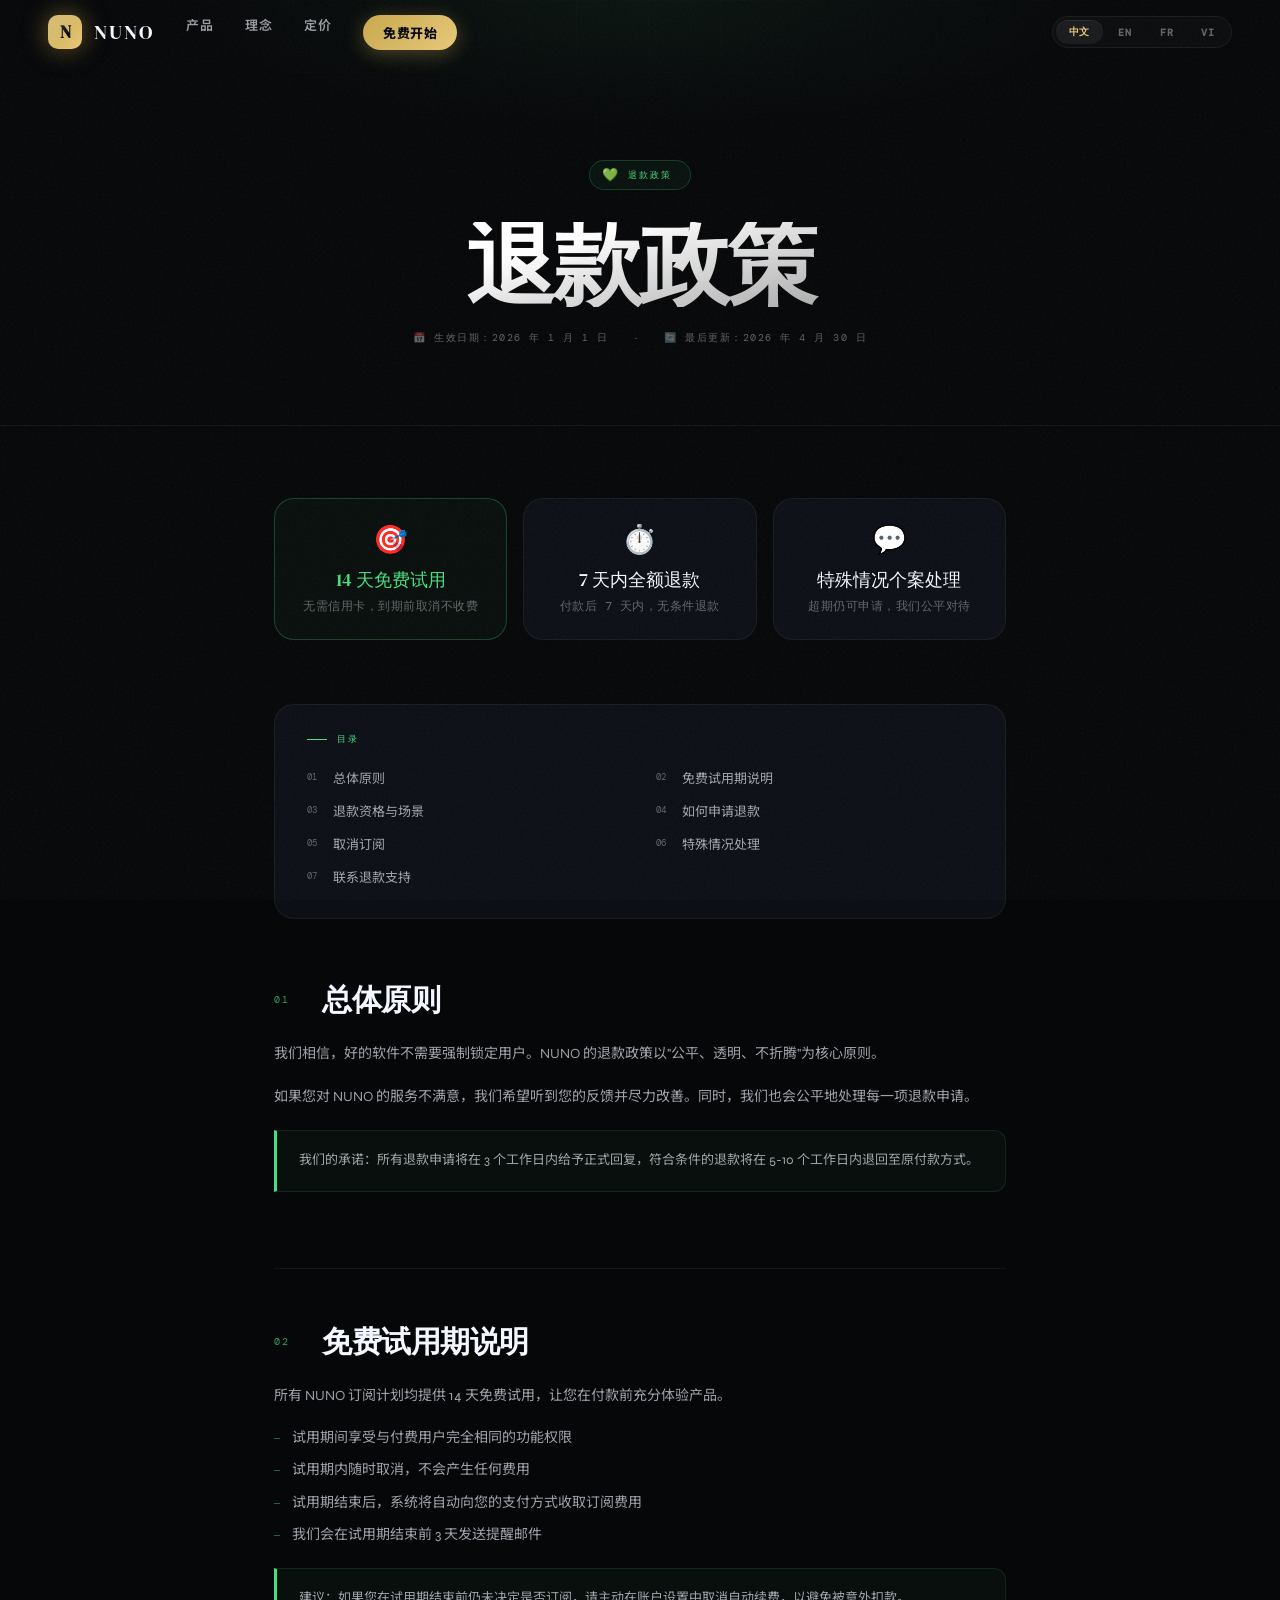
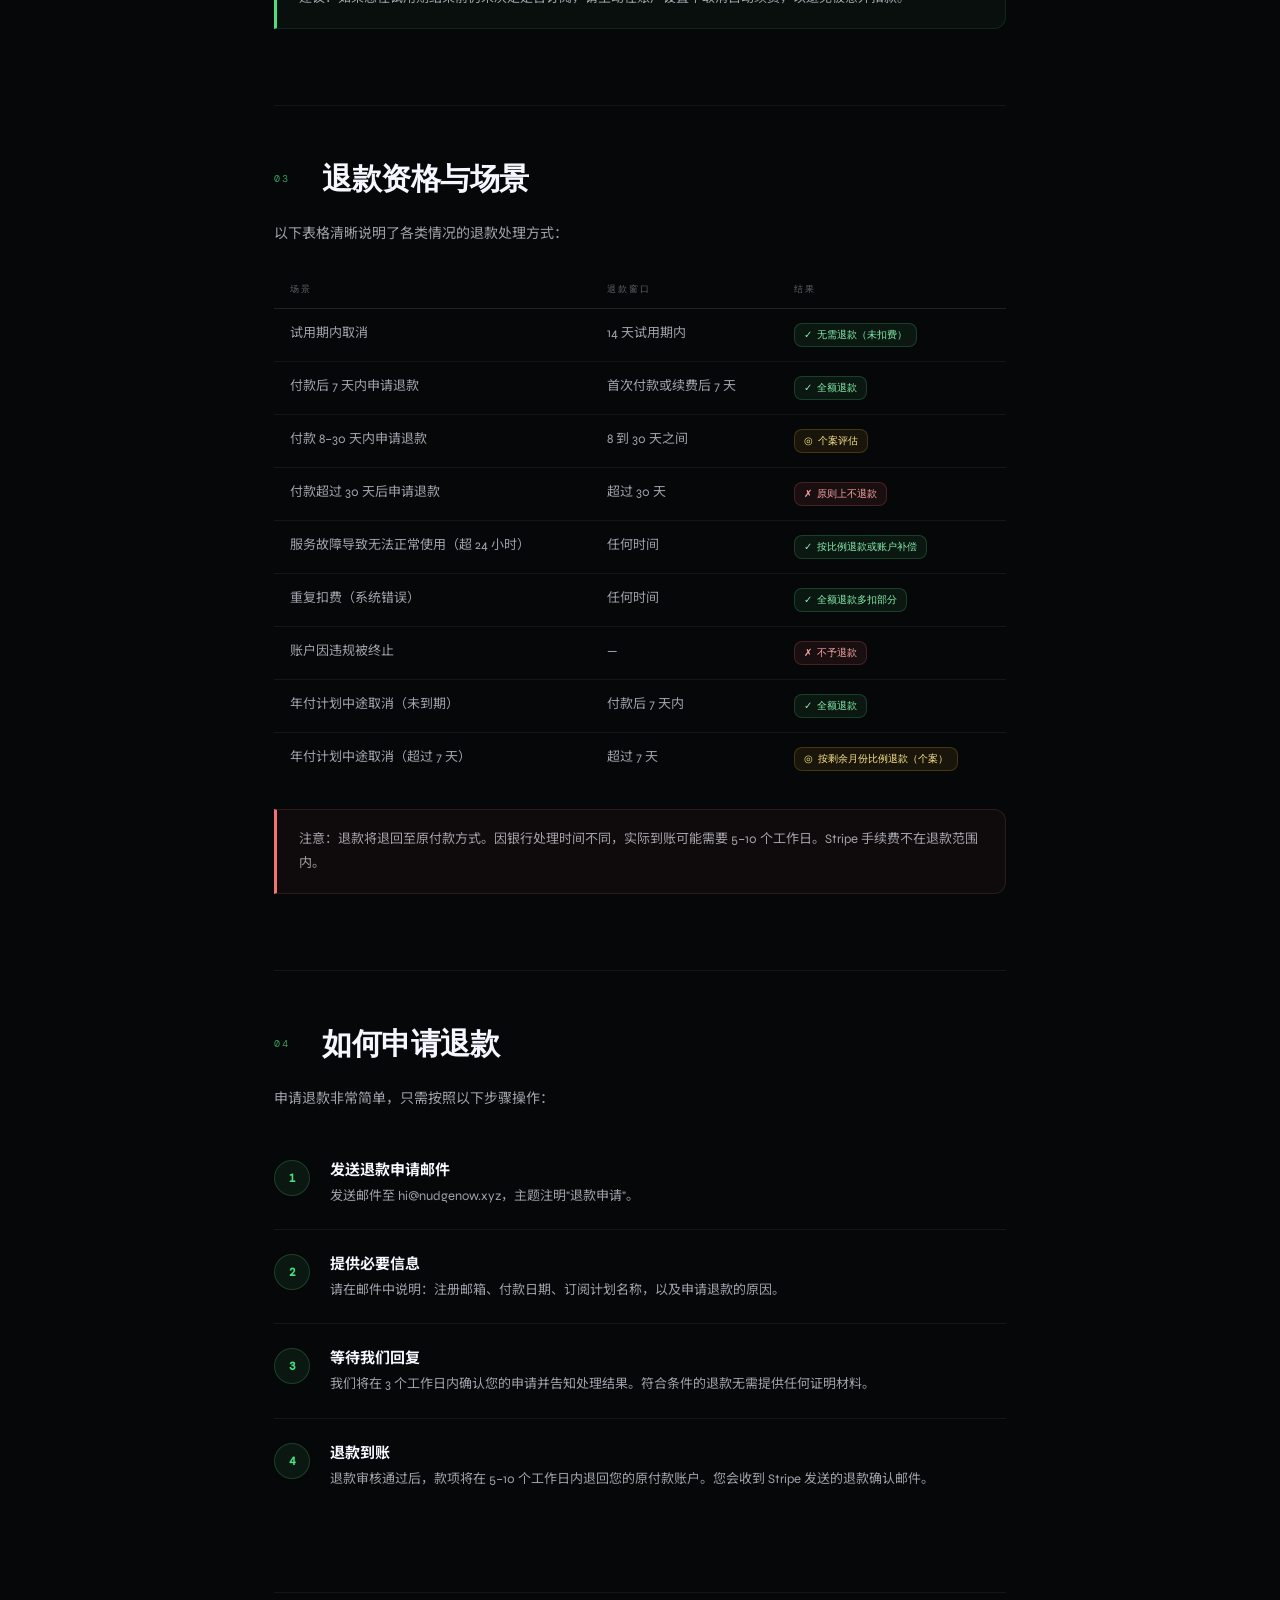
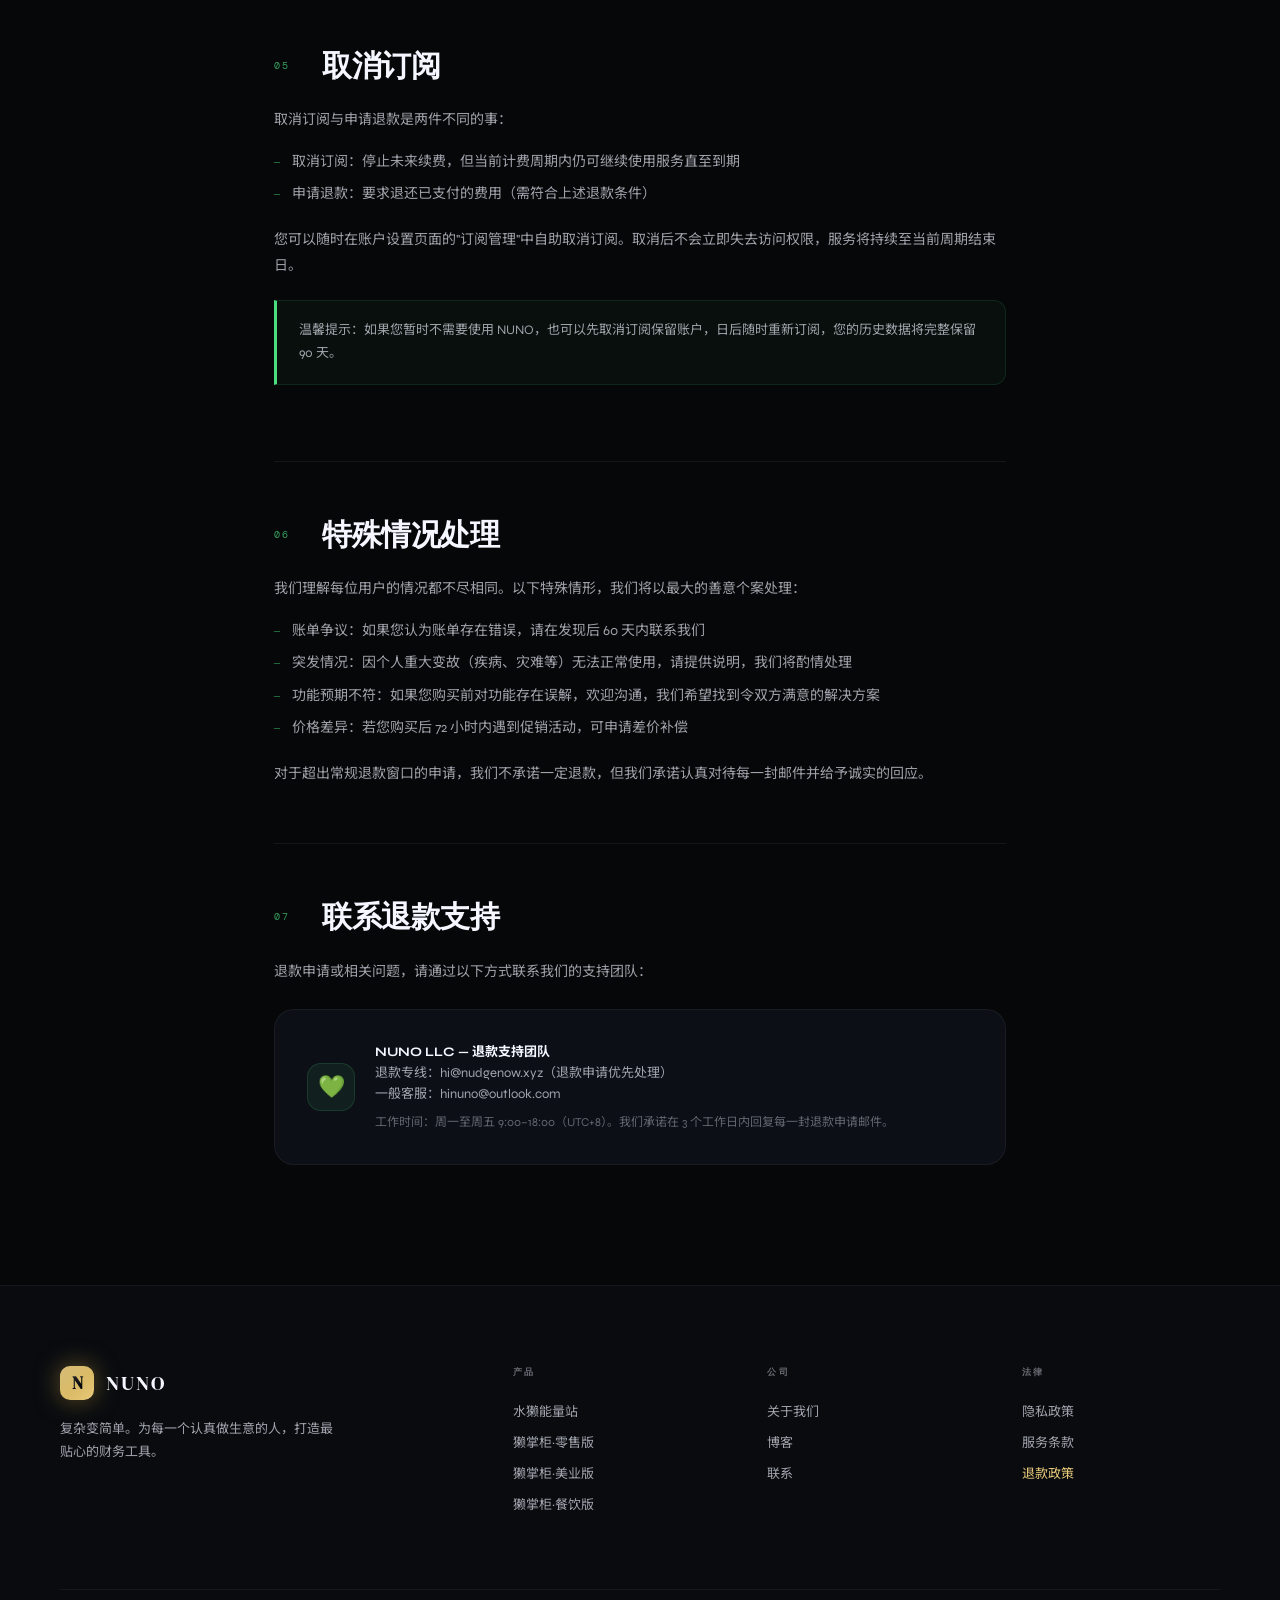
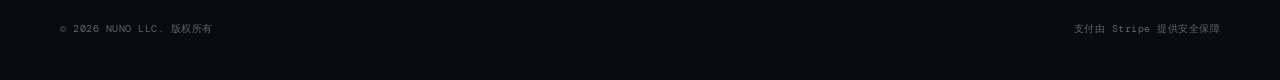
<file: refund.html>
<!DOCTYPE html>
<html lang="zh">
<head>
<meta charset="UTF-8">
<meta name="viewport" content="width=device-width, initial-scale=1.0">
<title>退款政策 — NUNO</title>
<link rel="preconnect" href="https://fonts.googleapis.com">
<link href="https://fonts.googleapis.com/css2?family=DM+Serif+Display:ital@0;1&family=DM+Mono:wght@300;400;500&family=Syne:wght@400;500;600;700;800&family=Noto+Sans+SC:wght@300;400;700&display=swap" rel="stylesheet">
<link rel="stylesheet" href="nuno.css">
<style>
.legal-hero{padding:160px 24px 80px;text-align:center;position:relative;overflow:hidden;border-bottom:1px solid var(--border);}
.legal-hero::before{content:'';position:absolute;inset:0;background:radial-gradient(ellipse 60% 50% at 50% 0%,rgba(74,222,128,.06) 0%,transparent 60%);pointer-events:none;}
.legal-hero-grid{position:absolute;inset:0;background-image:linear-gradient(rgba(255,255,255,.010) 1px,transparent 1px),linear-gradient(90deg,rgba(255,255,255,.010) 1px,transparent 1px);background-size:72px 72px;mask-image:radial-gradient(ellipse 70% 80% at 50% 0%,black 0%,transparent 100%);}
.legal-eyebrow{display:inline-flex;align-items:center;gap:10px;border:1px solid rgba(74,222,128,.2);background:rgba(74,222,128,.05);border-radius:40px;padding:6px 18px 6px 12px;margin-bottom:32px;position:relative;z-index:2;backdrop-filter:blur(12px);}
.legal-eyebrow-text{font-family:var(--font-mono);font-size:9px;font-weight:500;letter-spacing:2px;text-transform:uppercase;color:var(--green);}
.legal-hero h1{font-family:var(--font-display);font-size:clamp(48px,7vw,96px);line-height:.95;letter-spacing:-3px;margin-bottom:24px;background:linear-gradient(165deg,#fff 40%,rgba(255,255,255,.38));-webkit-background-clip:text;-webkit-text-fill-color:transparent;background-clip:text;position:relative;z-index:2;}
.legal-hero-meta{display:flex;align-items:center;justify-content:center;gap:24px;font-family:var(--font-mono);font-size:10px;color:var(--text3);letter-spacing:1.5px;position:relative;z-index:2;}
.legal-body{max-width:780px;margin:0 auto;padding:72px 24px 120px;}

/* Summary cards */
.summary-grid{display:grid;grid-template-columns:repeat(3,1fr);gap:16px;margin-bottom:64px;}
.summary-card{background:var(--bg3);border:1px solid var(--border);border-radius:20px;padding:24px 20px;text-align:center;transition:border-color .3s,transform .3s;}
.summary-card:hover{border-color:rgba(74,222,128,.2);transform:translateY(-4px);}
.summary-icon{font-size:28px;margin-bottom:12px;display:block;}
.summary-title{font-family:var(--font-display);font-size:18px;color:var(--text);margin-bottom:6px;line-height:1.2;}
.summary-sub{font-size:12px;color:var(--text3);font-family:var(--font-mono);letter-spacing:.5px;line-height:1.5;}
.summary-card.highlight-card{border-color:rgba(74,222,128,.25);background:rgba(74,222,128,.04);}
.summary-card.highlight-card .summary-title{color:var(--green);}

/* TOC */
.toc{background:var(--bg3);border:1px solid var(--border);border-radius:20px;padding:28px 32px;margin-bottom:64px;}
.toc-title{font-family:var(--font-mono);font-size:9px;letter-spacing:2px;text-transform:uppercase;color:var(--green);margin-bottom:18px;display:flex;align-items:center;gap:10px;}
.toc-title::before{content:'';width:20px;height:1px;background:var(--green);}
.toc-list{list-style:none;display:grid;grid-template-columns:1fr 1fr;gap:6px 32px;}
.toc-list li a{color:var(--text2);text-decoration:none;font-size:13px;display:flex;align-items:center;gap:8px;padding:4px 0;transition:color .2s;}
.toc-list li a:hover{color:var(--green);}
.toc-num{font-family:var(--font-mono);font-size:9px;color:var(--text3);width:18px;flex-shrink:0;}

/* Sections */
.legal-section{margin-bottom:56px;padding-bottom:56px;border-bottom:1px solid var(--border);}
.legal-section:last-child{border-bottom:none;margin-bottom:0;padding-bottom:0;}
.legal-section-header{display:flex;align-items:flex-start;gap:20px;margin-bottom:24px;}
.section-num{font-family:var(--font-mono);font-size:10px;color:var(--green);opacity:.7;letter-spacing:2px;padding-top:10px;flex-shrink:0;width:28px;}
.legal-section h2{font-family:var(--font-display);font-size:clamp(22px,2.8vw,30px);line-height:1.15;color:var(--text);letter-spacing:-.5px;}
.legal-section p{font-size:14px;color:var(--text2);line-height:1.9;margin-bottom:16px;}
.legal-section p:last-child{margin-bottom:0;}
.legal-section ul{list-style:none;margin:14px 0 20px;display:flex;flex-direction:column;gap:8px;}
.legal-section ul li{font-size:14px;color:var(--text2);line-height:1.75;display:flex;align-items:flex-start;gap:12px;}
.legal-section ul li::before{content:'—';color:var(--green);opacity:.55;font-family:var(--font-mono);font-size:10px;flex-shrink:0;margin-top:4px;}
.legal-highlight{background:rgba(74,222,128,.04);border:1px solid rgba(74,222,128,.12);border-left:3px solid var(--green);border-radius:0 12px 12px 0;padding:18px 22px;margin:20px 0;}
.legal-highlight p{font-size:13px;color:var(--text2);line-height:1.8;margin:0;}
.legal-highlight strong{color:var(--green);font-weight:600;}
.legal-warn{background:rgba(248,113,113,.04);border:1px solid rgba(248,113,113,.15);border-left:3px solid #F87171;border-radius:0 12px 12px 0;padding:18px 22px;margin:20px 0;}
.legal-warn p{font-size:13px;color:var(--text2);line-height:1.8;margin:0;}
.legal-warn strong{color:#FCA5A5;font-weight:600;}

/* Scenario table */
.scenario-table{width:100%;border-collapse:collapse;margin:24px 0;font-size:13px;}
.scenario-table thead tr{border-bottom:1px solid var(--border2);}
.scenario-table th{font-family:var(--font-mono);font-size:9px;letter-spacing:2px;text-transform:uppercase;color:var(--text3);padding:12px 16px;text-align:left;font-weight:500;}
.scenario-table td{padding:14px 16px;color:var(--text2);border-bottom:1px solid var(--border);vertical-align:top;line-height:1.6;}
.scenario-table tr:last-child td{border-bottom:none;}
.scenario-table tr:hover td{background:var(--glass);}
.badge-yes{display:inline-flex;align-items:center;gap:5px;font-size:10px;font-family:var(--font-mono);color:#86EFAC;background:rgba(74,222,128,.08);border:1px solid rgba(74,222,128,.2);border-radius:8px;padding:3px 9px;white-space:nowrap;}
.badge-no{display:inline-flex;align-items:center;gap:5px;font-size:10px;font-family:var(--font-mono);color:#FCA5A5;background:rgba(248,113,113,.08);border:1px solid rgba(248,113,113,.2);border-radius:8px;padding:3px 9px;white-space:nowrap;}
.badge-maybe{display:inline-flex;align-items:center;gap:5px;font-size:10px;font-family:var(--font-mono);color:#FDE68A;background:rgba(251,191,36,.08);border:1px solid rgba(251,191,36,.2);border-radius:8px;padding:3px 9px;white-space:nowrap;}

/* Steps */
.steps{display:flex;flex-direction:column;gap:0;margin:24px 0;}
.step{display:flex;gap:20px;padding:22px 0;border-bottom:1px solid var(--border);}
.step:last-child{border-bottom:none;}
.step-num{width:36px;height:36px;border-radius:50%;background:rgba(74,222,128,.08);border:1px solid rgba(74,222,128,.2);display:flex;align-items:center;justify-content:center;font-family:var(--font-mono);font-size:11px;color:var(--green);font-weight:700;flex-shrink:0;margin-top:2px;}
.step-content h4{font-size:15px;font-weight:700;color:var(--text);margin-bottom:6px;}
.step-content p{font-size:13px;color:var(--text2);line-height:1.7;margin:0;}

/* Contact */
.legal-contact-card{background:var(--bg3);border:1px solid var(--border);border-radius:20px;padding:32px;margin-top:24px;display:flex;align-items:center;gap:20px;}
.legal-contact-icon{width:48px;height:48px;border-radius:14px;background:rgba(74,222,128,.08);border:1px solid rgba(74,222,128,.15);display:flex;align-items:center;justify-content:center;font-size:22px;flex-shrink:0;}
.legal-contact-info p{font-size:13px;color:var(--text2);line-height:1.6;margin:0;}
.legal-contact-info a{color:var(--green);text-decoration:none;}

@media(max-width:700px){
  .summary-grid{grid-template-columns:1fr;}
  .toc-list{grid-template-columns:1fr;}
  .scenario-table th:nth-child(2),.scenario-table td:nth-child(2){display:none;}
  .legal-contact-card{flex-direction:column;}
}
</style>
</head>
<body>

<div class="cursor" id="cursor"></div>
<div class="cursor-ring" id="cursorRing"></div>
<div class="scroll-line" id="scrollLine"></div>

<nav class="nav" id="mainNav">
  <a href="index.html" class="nav-logo">
    <div class="nav-logo-mark">N</div>
    <span class="nav-logo-text">NUNO</span>
  </a>
  <div class="nav-links">
    <a href="index.html#apps" class="i18n" data-key="legal_nav_products">产品</a>
    <a href="index.html#why" class="i18n" data-key="legal_nav_philosophy">理念</a>
    <a href="index.html#pricing" class="i18n" data-key="legal_nav_pricing">定价</a>
    <a href="index.html#pricing" class="nav-cta-link i18n" data-key="legal_nav_start">免费开始</a>
  </div>
  <div class="lang-switcher">
    <button class="lang-btn active" onclick="setLang('zh')">中文</button>
    <button class="lang-btn" onclick="setLang('en')">EN</button>
    <button class="lang-btn" onclick="setLang('fr')">FR</button>
    <button class="lang-btn" onclick="setLang('vi')">VI</button>
  </div>
</nav>

<div class="legal-hero">
  <div class="legal-hero-grid"></div>
  <div class="legal-eyebrow">
    <span style="font-size:13px;">💚</span>
    <span class="legal-eyebrow-text i18n" data-key="refund_badge">退款政策</span>
  </div>
  <h1 class="i18n" data-key="refund_h1">退款政策</h1>
  <div class="legal-hero-meta">
    <span>📅 <span class="i18n" data-key="legal_effective">生效日期：2026 年 1 月 1 日</span></span>
    <span>·</span>
    <span>🔄 <span class="i18n" data-key="legal_updated">最后更新：2026 年 4 月 30 日</span></span>
  </div>
</div>

<div class="legal-body">

  <!-- Summary cards -->
  <div class="summary-grid">
    <div class="summary-card highlight-card">
      <span class="summary-icon">🎯</span>
      <div class="summary-title i18n" data-key="refund_sum1_title">14 天免费试用</div>
      <div class="summary-sub i18n" data-key="refund_sum1_sub">无需信用卡，到期前取消不收费</div>
    </div>
    <div class="summary-card">
      <span class="summary-icon">⏱️</span>
      <div class="summary-title i18n" data-key="refund_sum2_title">7 天内全额退款</div>
      <div class="summary-sub i18n" data-key="refund_sum2_sub">付款后 7 天内，无条件退款</div>
    </div>
    <div class="summary-card">
      <span class="summary-icon">💬</span>
      <div class="summary-title i18n" data-key="refund_sum3_title">特殊情况个案处理</div>
      <div class="summary-sub i18n" data-key="refund_sum3_sub">超期仍可申请，我们公平对待</div>
    </div>
  </div>

  <!-- TOC -->
  <div class="toc">
    <div class="toc-title"><span class="i18n" data-key="legal_toc">目录</span></div>
    <ol class="toc-list">
      <li><a href="#s1"><span class="toc-num">01</span><span class="i18n" data-key="refund_toc1">总体原则</span></a></li>
      <li><a href="#s2"><span class="toc-num">02</span><span class="i18n" data-key="refund_toc2">免费试用期说明</span></a></li>
      <li><a href="#s3"><span class="toc-num">03</span><span class="i18n" data-key="refund_toc3">退款资格与场景</span></a></li>
      <li><a href="#s4"><span class="toc-num">04</span><span class="i18n" data-key="refund_toc4">如何申请退款</span></a></li>
      <li><a href="#s5"><span class="toc-num">05</span><span class="i18n" data-key="refund_toc5">取消订阅</span></a></li>
      <li><a href="#s6"><span class="toc-num">06</span><span class="i18n" data-key="refund_toc6">特殊情况处理</span></a></li>
      <li><a href="#s7"><span class="toc-num">07</span><span class="i18n" data-key="refund_toc7">联系退款支持</span></a></li>
    </ol>
  </div>

  <!-- S1 -->
  <div class="legal-section" id="s1">
    <div class="legal-section-header"><span class="section-num">01</span><h2 class="i18n" data-key="refund_s1_title">总体原则</h2></div>
    <p class="i18n" data-key="refund_s1_p1">我们相信，好的软件不需要强制锁定用户。NUNO 的退款政策以"公平、透明、不折腾"为核心原则。</p>
    <p class="i18n" data-key="refund_s1_p2">如果您对 NUNO 的服务不满意，我们希望听到您的反馈并尽力改善。同时，我们也会公平地处理每一项退款申请。</p>
    <div class="legal-highlight">
      <p><span class="i18n" data-key="refund_s1_note">我们的承诺：所有退款申请将在 3 个工作日内给予正式回复，符合条件的退款将在 5-10 个工作日内退回至原付款方式。</span></p>
    </div>
  </div>

  <!-- S2 -->
  <div class="legal-section" id="s2">
    <div class="legal-section-header"><span class="section-num">02</span><h2 class="i18n" data-key="refund_s2_title">免费试用期说明</h2></div>
    <p class="i18n" data-key="refund_s2_p1">所有 NUNO 订阅计划均提供 14 天免费试用，让您在付款前充分体验产品。</p>
    <ul>
      <li class="i18n" data-key="refund_s2_l1">试用期间享受与付费用户完全相同的功能权限</li>
      <li class="i18n" data-key="refund_s2_l2">试用期内随时取消，不会产生任何费用</li>
      <li class="i18n" data-key="refund_s2_l3">试用期结束后，系统将自动向您的支付方式收取订阅费用</li>
      <li class="i18n" data-key="refund_s2_l4">我们会在试用期结束前 3 天发送提醒邮件</li>
    </ul>
    <div class="legal-highlight">
      <p><span class="i18n" data-key="refund_s2_note">建议：如果您在试用期结束前仍未决定是否订阅，请主动在账户设置中取消自动续费，以避免被意外扣款。</span></p>
    </div>
  </div>

  <!-- S3 -->
  <div class="legal-section" id="s3">
    <div class="legal-section-header"><span class="section-num">03</span><h2 class="i18n" data-key="refund_s3_title">退款资格与场景</h2></div>
    <p class="i18n" data-key="refund_s3_p1">以下表格清晰说明了各类情况的退款处理方式：</p>

    <table class="scenario-table">
      <thead>
        <tr>
          <th class="i18n" data-key="refund_th1">场景</th>
          <th class="i18n" data-key="refund_th2">退款窗口</th>
          <th class="i18n" data-key="refund_th3">结果</th>
        </tr>
      </thead>
      <tbody>
        <tr>
          <td class="i18n" data-key="refund_r1c1">试用期内取消</td>
          <td class="i18n" data-key="refund_r1c2">14 天试用期内</td>
          <td><span class="badge-yes">✓ <span class="i18n" data-key="refund_r1c3">无需退款（未扣费）</span></span></td>
        </tr>
        <tr>
          <td class="i18n" data-key="refund_r2c1">付款后 7 天内申请退款</td>
          <td class="i18n" data-key="refund_r2c2">首次付款或续费后 7 天</td>
          <td><span class="badge-yes">✓ <span class="i18n" data-key="refund_r2c3">全额退款</span></span></td>
        </tr>
        <tr>
          <td class="i18n" data-key="refund_r3c1">付款 8–30 天内申请退款</td>
          <td class="i18n" data-key="refund_r3c2">8 到 30 天之间</td>
          <td><span class="badge-maybe">◎ <span class="i18n" data-key="refund_r3c3">个案评估</span></span></td>
        </tr>
        <tr>
          <td class="i18n" data-key="refund_r4c1">付款超过 30 天后申请退款</td>
          <td class="i18n" data-key="refund_r4c2">超过 30 天</td>
          <td><span class="badge-no">✗ <span class="i18n" data-key="refund_r4c3">原则上不退款</span></span></td>
        </tr>
        <tr>
          <td class="i18n" data-key="refund_r5c1">服务故障导致无法正常使用（超 24 小时）</td>
          <td class="i18n" data-key="refund_r5c2">任何时间</td>
          <td><span class="badge-yes">✓ <span class="i18n" data-key="refund_r5c3">按比例退款或账户补偿</span></span></td>
        </tr>
        <tr>
          <td class="i18n" data-key="refund_r6c1">重复扣费（系统错误）</td>
          <td class="i18n" data-key="refund_r6c2">任何时间</td>
          <td><span class="badge-yes">✓ <span class="i18n" data-key="refund_r6c3">全额退款多扣部分</span></span></td>
        </tr>
        <tr>
          <td class="i18n" data-key="refund_r7c1">账户因违规被终止</td>
          <td class="i18n" data-key="refund_r7c2">—</td>
          <td><span class="badge-no">✗ <span class="i18n" data-key="refund_r7c3">不予退款</span></span></td>
        </tr>
        <tr>
          <td class="i18n" data-key="refund_r8c1">年付计划中途取消（未到期）</td>
          <td class="i18n" data-key="refund_r8c2">付款后 7 天内</td>
          <td><span class="badge-yes">✓ <span class="i18n" data-key="refund_r8c3">全额退款</span></span></td>
        </tr>
        <tr>
          <td class="i18n" data-key="refund_r9c1">年付计划中途取消（超过 7 天）</td>
          <td class="i18n" data-key="refund_r9c2">超过 7 天</td>
          <td><span class="badge-maybe">◎ <span class="i18n" data-key="refund_r9c3">按剩余月份比例退款（个案）</span></span></td>
        </tr>
      </tbody>
    </table>

    <div class="legal-warn">
      <p><span class="i18n" data-key="refund_s3_warn">注意：退款将退回至原付款方式。因银行处理时间不同，实际到账可能需要 5–10 个工作日。Stripe 手续费不在退款范围内。</span></p>
    </div>
  </div>

  <!-- S4 -->
  <div class="legal-section" id="s4">
    <div class="legal-section-header"><span class="section-num">04</span><h2 class="i18n" data-key="refund_s4_title">如何申请退款</h2></div>
    <p class="i18n" data-key="refund_s4_p1">申请退款非常简单，只需按照以下步骤操作：</p>
    <div class="steps">
      <div class="step">
        <div class="step-num">1</div>
        <div class="step-content">
          <h4 class="i18n" data-key="refund_step1_title">发送退款申请邮件</h4>
          <p class="i18n" data-key="refund_step1_desc">发送邮件至 hi@nudgenow.xyz，主题注明"退款申请"。</p>
        </div>
      </div>
      <div class="step">
        <div class="step-num">2</div>
        <div class="step-content">
          <h4 class="i18n" data-key="refund_step2_title">提供必要信息</h4>
          <p class="i18n" data-key="refund_step2_desc">请在邮件中说明：注册邮箱、付款日期、订阅计划名称，以及申请退款的原因。</p>
        </div>
      </div>
      <div class="step">
        <div class="step-num">3</div>
        <div class="step-content">
          <h4 class="i18n" data-key="refund_step3_title">等待我们回复</h4>
          <p class="i18n" data-key="refund_step3_desc">我们将在 3 个工作日内确认您的申请并告知处理结果。符合条件的退款无需提供任何证明材料。</p>
        </div>
      </div>
      <div class="step">
        <div class="step-num">4</div>
        <div class="step-content">
          <h4 class="i18n" data-key="refund_step4_title">退款到账</h4>
          <p class="i18n" data-key="refund_step4_desc">退款审核通过后，款项将在 5–10 个工作日内退回您的原付款账户。您会收到 Stripe 发送的退款确认邮件。</p>
        </div>
      </div>
    </div>
  </div>

  <!-- S5 -->
  <div class="legal-section" id="s5">
    <div class="legal-section-header"><span class="section-num">05</span><h2 class="i18n" data-key="refund_s5_title">取消订阅</h2></div>
    <p class="i18n" data-key="refund_s5_p1">取消订阅与申请退款是两件不同的事：</p>
    <ul>
      <li class="i18n" data-key="refund_s5_l1">取消订阅：停止未来续费，但当前计费周期内仍可继续使用服务直至到期</li>
      <li class="i18n" data-key="refund_s5_l2">申请退款：要求退还已支付的费用（需符合上述退款条件）</li>
    </ul>
    <p class="i18n" data-key="refund_s5_p2">您可以随时在账户设置页面的"订阅管理"中自助取消订阅。取消后不会立即失去访问权限，服务将持续至当前周期结束日。</p>
    <div class="legal-highlight">
      <p><span class="i18n" data-key="refund_s5_note">温馨提示：如果您暂时不需要使用 NUNO，也可以先取消订阅保留账户，日后随时重新订阅，您的历史数据将完整保留 90 天。</span></p>
    </div>
  </div>

  <!-- S6 -->
  <div class="legal-section" id="s6">
    <div class="legal-section-header"><span class="section-num">06</span><h2 class="i18n" data-key="refund_s6_title">特殊情况处理</h2></div>
    <p class="i18n" data-key="refund_s6_p1">我们理解每位用户的情况都不尽相同。以下特殊情形，我们将以最大的善意个案处理：</p>
    <ul>
      <li class="i18n" data-key="refund_s6_l1">账单争议：如果您认为账单存在错误，请在发现后 60 天内联系我们</li>
      <li class="i18n" data-key="refund_s6_l2">突发情况：因个人重大变故（疾病、灾难等）无法正常使用，请提供说明，我们将酌情处理</li>
      <li class="i18n" data-key="refund_s6_l3">功能预期不符：如果您购买前对功能存在误解，欢迎沟通，我们希望找到令双方满意的解决方案</li>
      <li class="i18n" data-key="refund_s6_l4">价格差异：若您购买后 72 小时内遇到促销活动，可申请差价补偿</li>
    </ul>
    <p class="i18n" data-key="refund_s6_p2">对于超出常规退款窗口的申请，我们不承诺一定退款，但我们承诺认真对待每一封邮件并给予诚实的回应。</p>
  </div>

  <!-- S7 -->
  <div class="legal-section" id="s7">
    <div class="legal-section-header"><span class="section-num">07</span><h2 class="i18n" data-key="refund_s7_title">联系退款支持</h2></div>
    <p class="i18n" data-key="refund_s7_p1">退款申请或相关问题，请通过以下方式联系我们的支持团队：</p>
    <div class="legal-contact-card">
      <div class="legal-contact-icon">💚</div>
      <div class="legal-contact-info">
        <p><strong style="color:var(--text);" class="i18n" data-key="refund_contact_name">NUNO LLC — 退款支持团队</strong></p>
        <p class="i18n" data-key="refund_contact_email">退款专线：hi@nudgenow.xyz（退款申请优先处理）</p>
        <p class="i18n" data-key="refund_contact_general">一般客服：hinuno@outlook.com</p>
        <p style="color:var(--text3);font-size:12px;margin-top:8px;" class="i18n" data-key="refund_contact_note">工作时间：周一至周五 9:00–18:00（UTC+8）。我们承诺在 3 个工作日内回复每一封退款申请邮件。</p>
      </div>
    </div>
  </div>

</div>

<footer>
  <div class="footer-inner">
    <div class="footer-top">
      <div>
        <a href="index.html" class="nav-logo" style="text-decoration:none;"><div class="nav-logo-mark">N</div><span class="nav-logo-text">NUNO</span></a>
        <p class="footer-brand-desc i18n" data-key="footer_desc">复杂变简单。为每一个认真做生意的人，打造最贴心的财务工具。</p>
      </div>
      <div class="footer-col">
        <h5 class="i18n" data-key="footer_products">产品</h5>
        <a href="#" class="i18n" data-key="app1_name">水獭能量站</a>
        <a href="#" class="i18n" data-key="app2_name">獭掌柜·零售版</a>
        <a href="#" class="i18n" data-key="app3_name">獭掌柜·美业版</a>
        <a href="#" class="i18n" data-key="app4_name">獭掌柜·餐饮版</a>
      </div>
      <div class="footer-col">
        <h5 class="i18n" data-key="footer_company">公司</h5>
        <a href="#" class="i18n" data-key="footer_about">关于我们</a>
        <a href="#" class="i18n" data-key="footer_blog">博客</a>
        <a href="#" class="i18n" data-key="footer_contact">联系</a>
      </div>
      <div class="footer-col">
        <h5 class="i18n" data-key="footer_legal">法律</h5>
        <a href="privacy.html" class="i18n" data-key="footer_privacy">隐私政策</a>
        <a href="terms.html" class="i18n" data-key="footer_terms">服务条款</a>
        <a href="refund.html" style="color:var(--gold2);" class="i18n" data-key="footer_refund">退款政策</a>
      </div>
    </div>
    <div class="footer-bottom">
      <span>© 2026 NUNO LLC. <span class="i18n" data-key="footer_rights">版权所有</span></span>
      <span class="i18n" data-key="footer_stripe_note">支付由 Stripe 提供安全保障</span>
    </div>
  </div>
</footer>
<script src="nuno.js"></script>
</body>
</html>
</file>
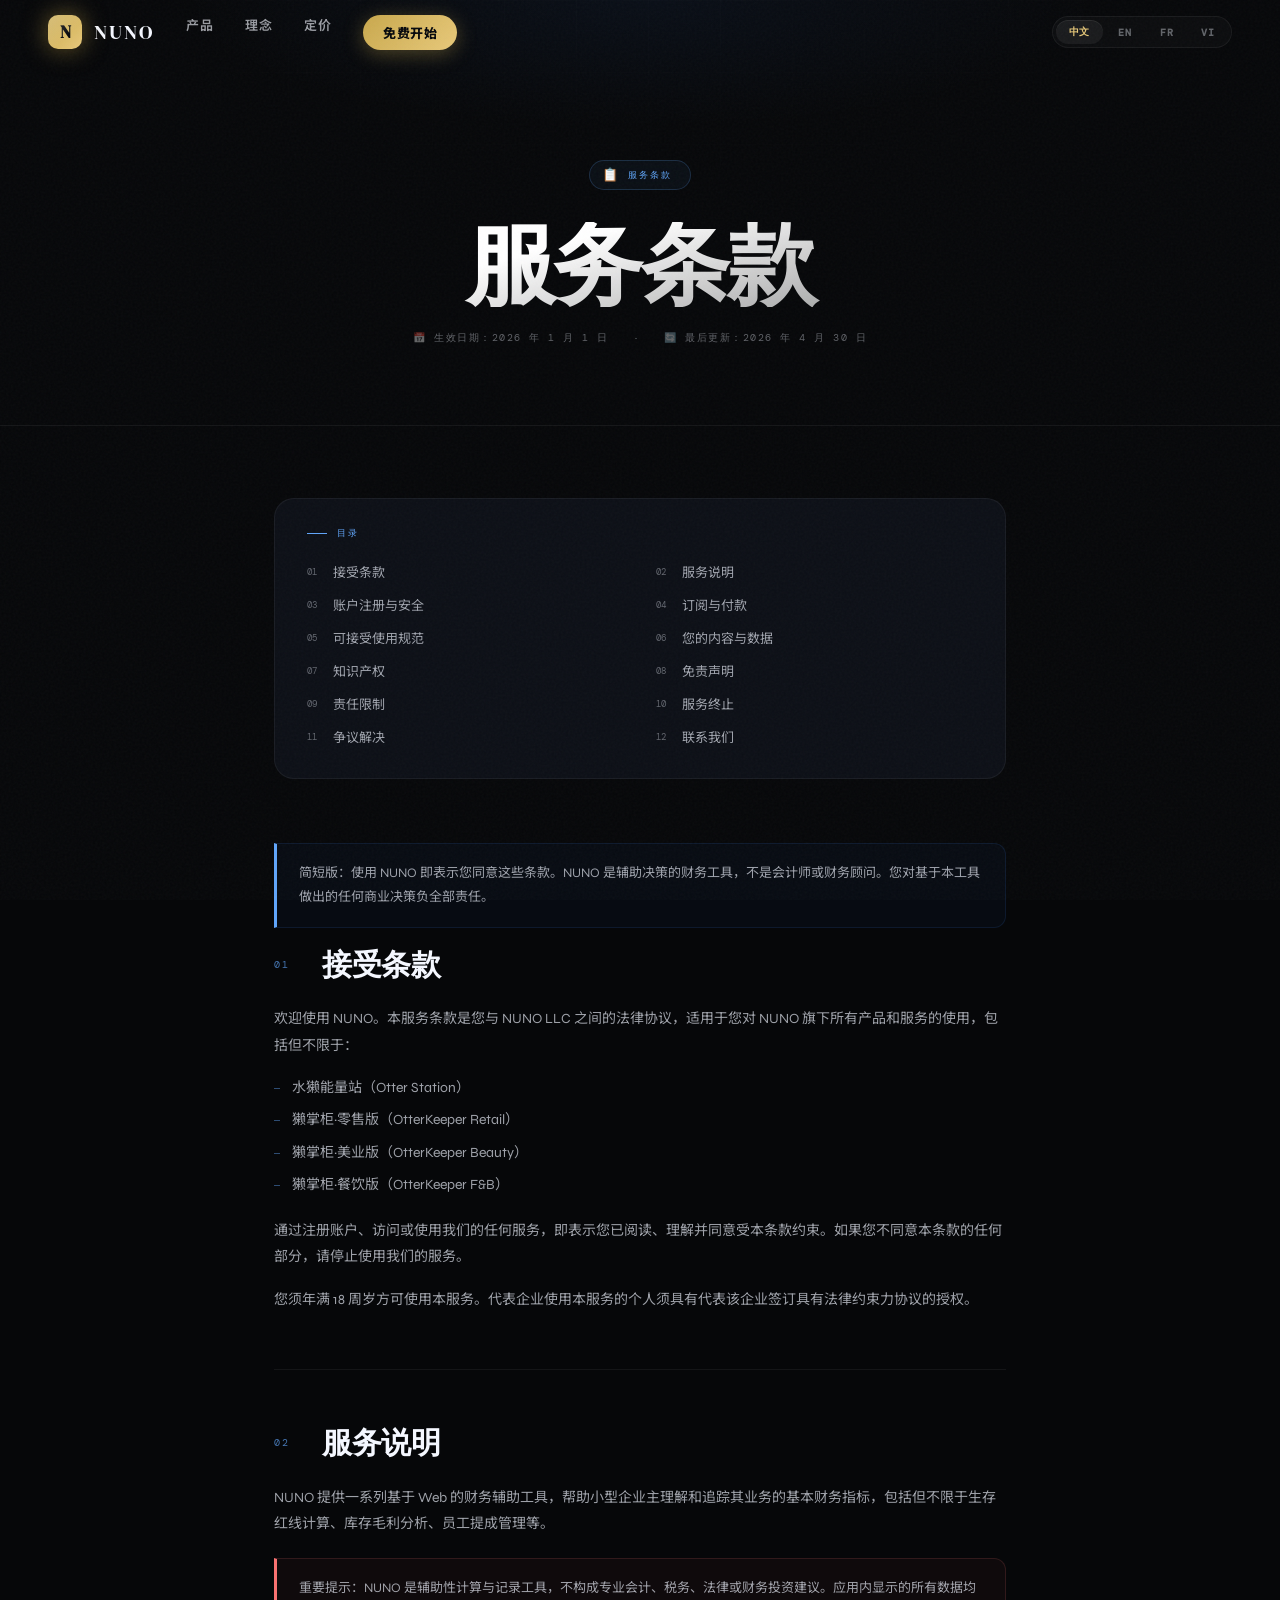
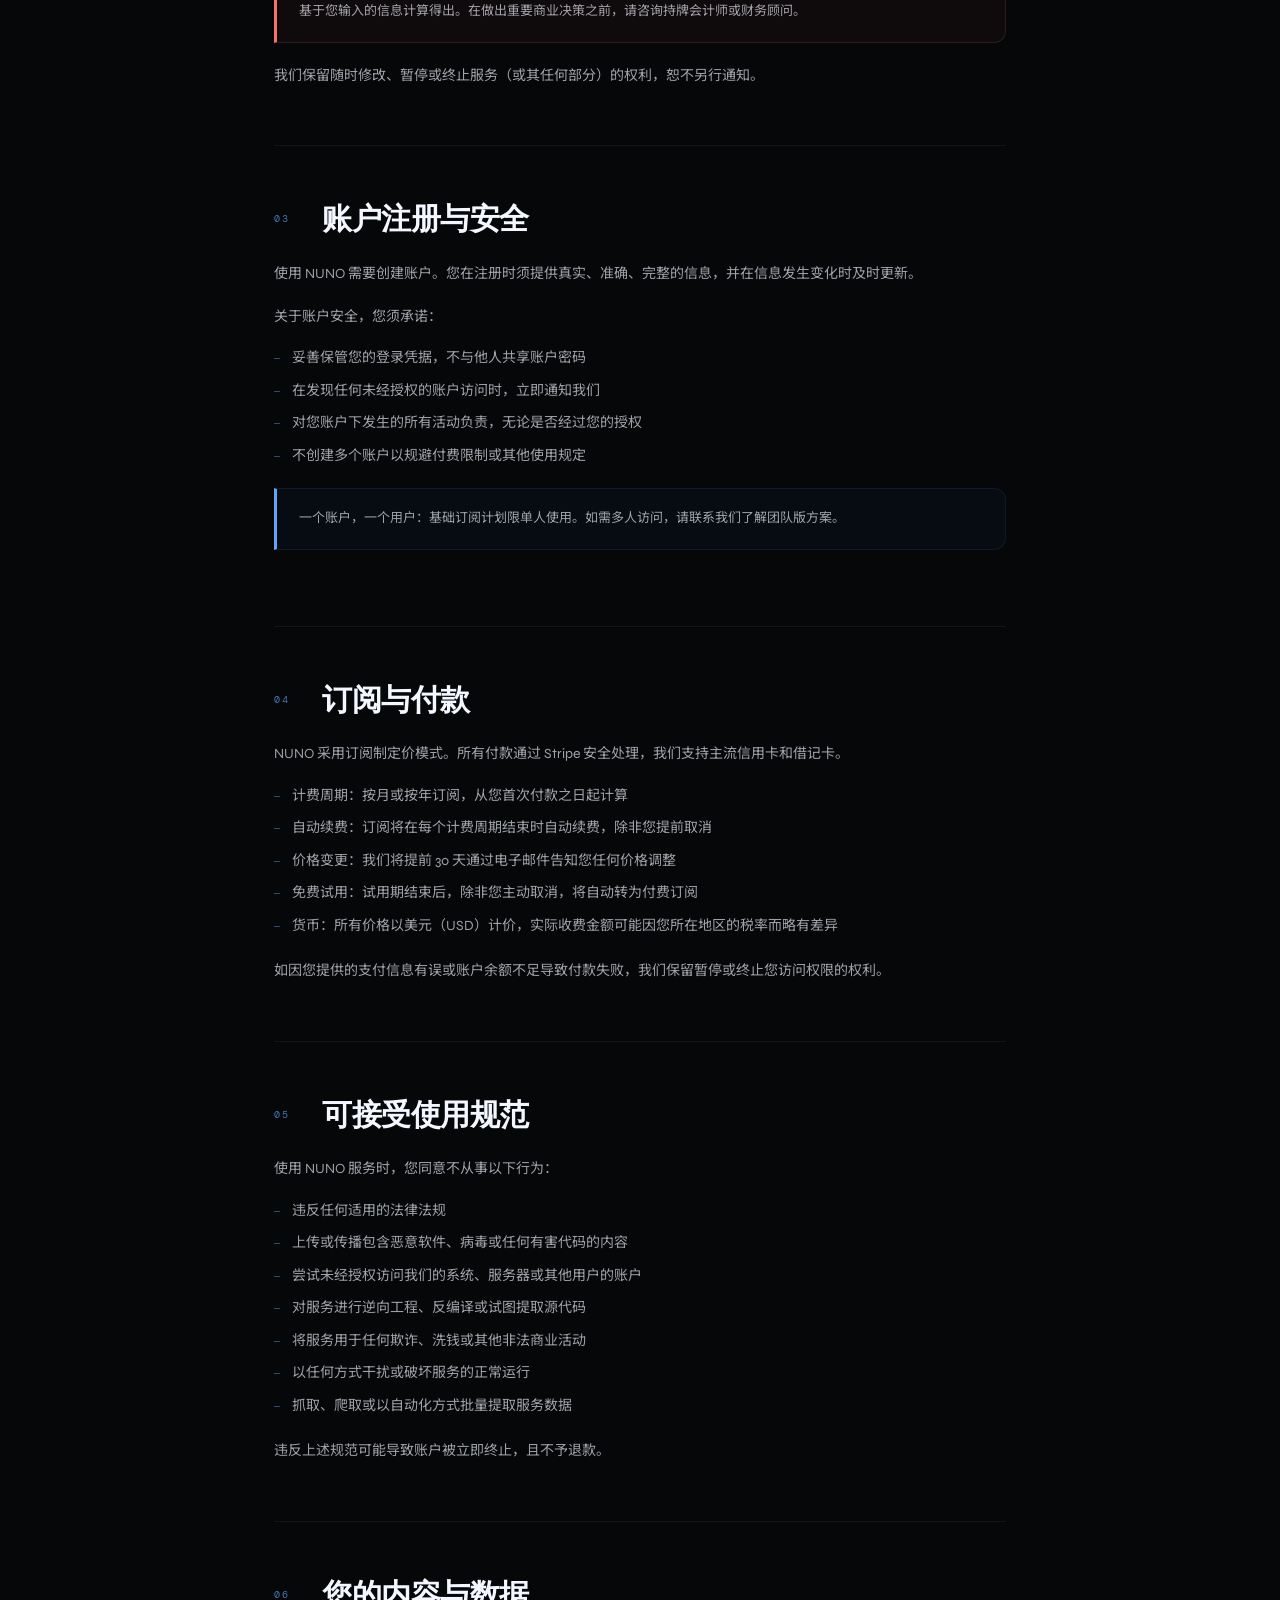
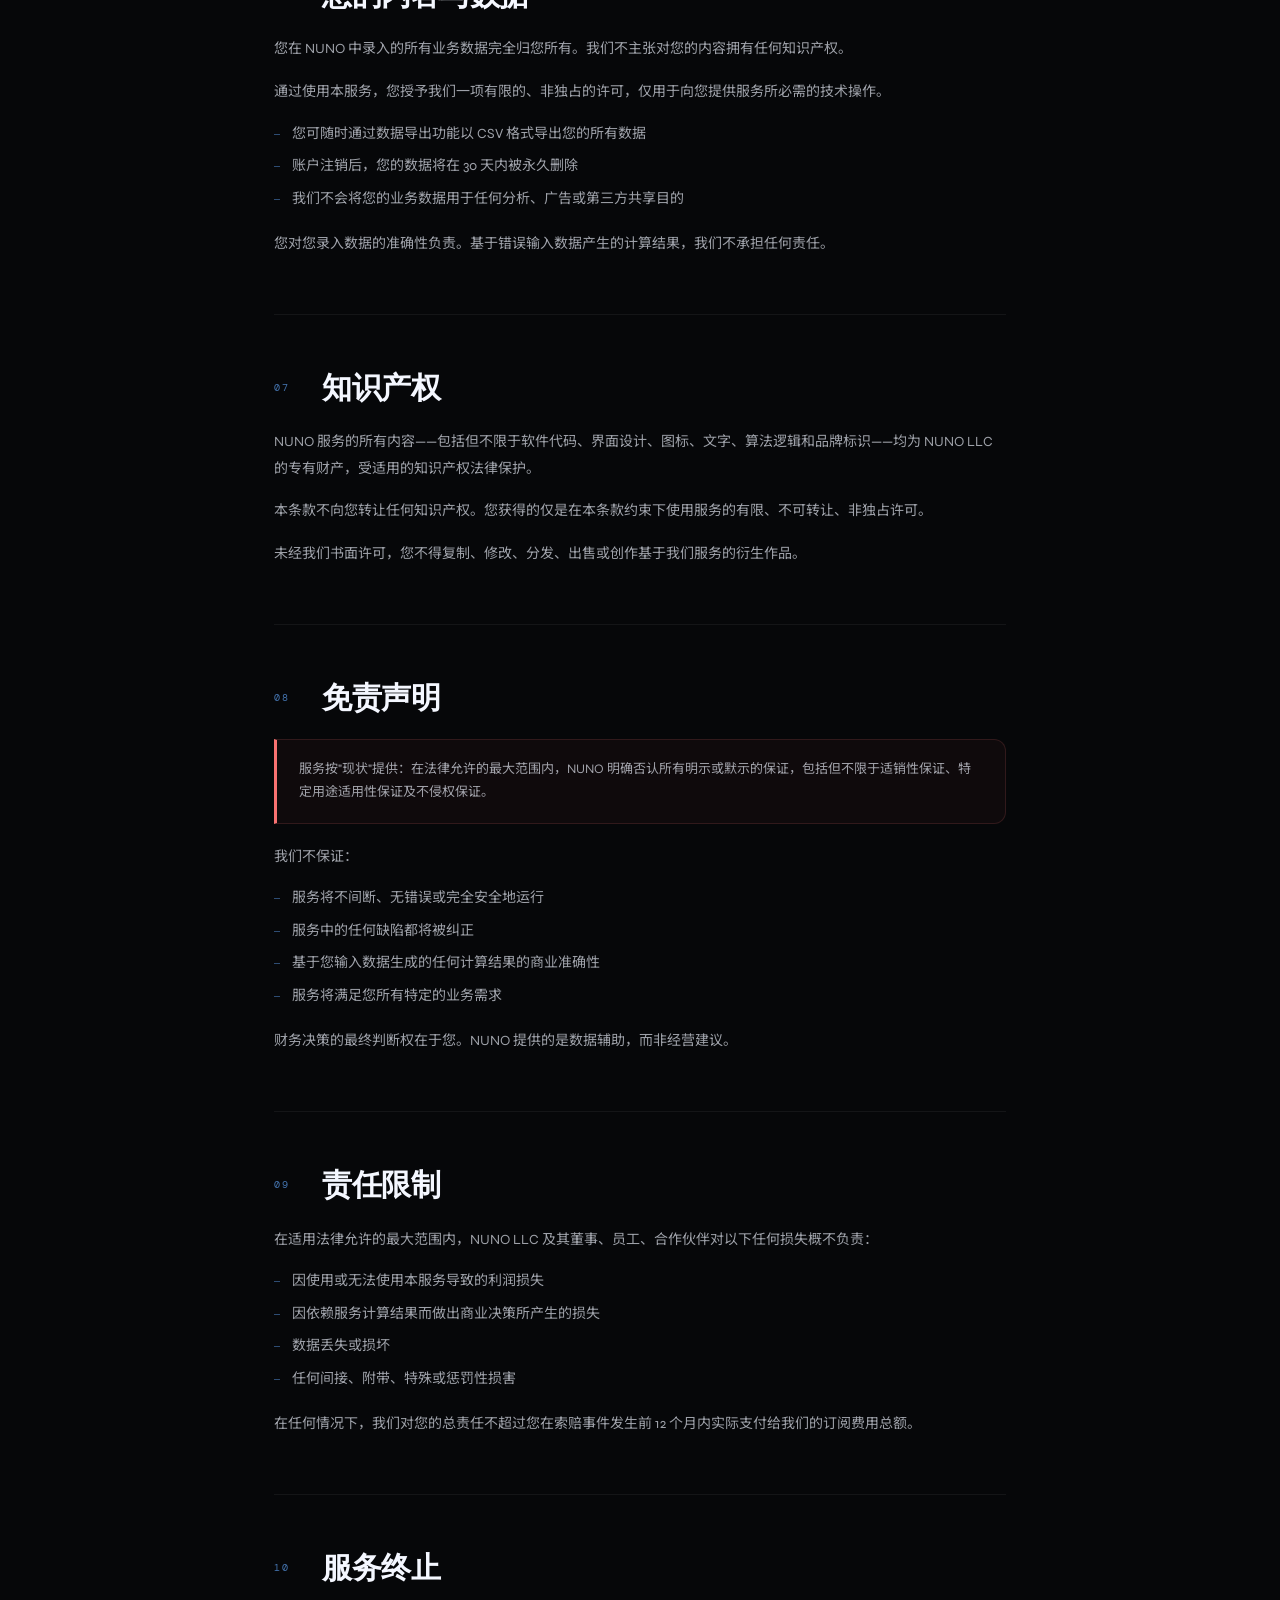
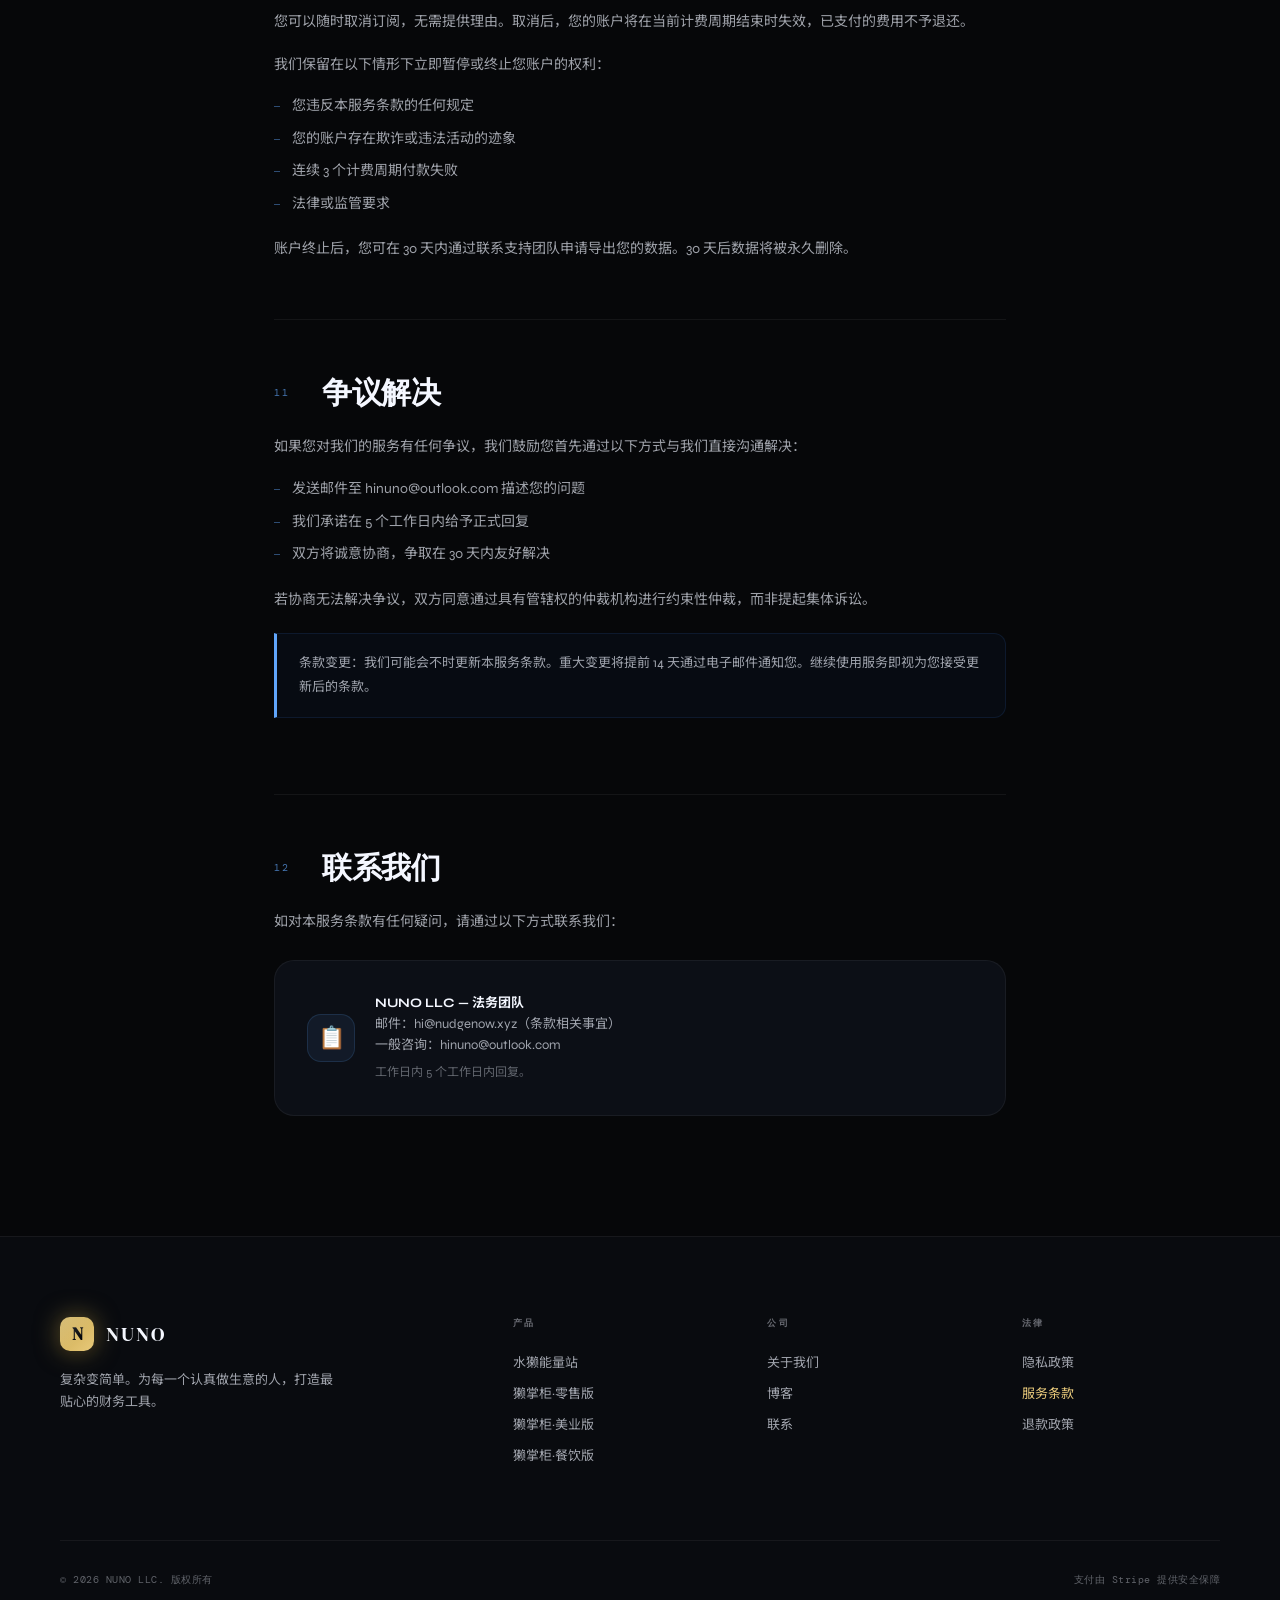
<file: terms.html>
<!DOCTYPE html>
<html lang="zh">
<head>
<meta charset="UTF-8">
<meta name="viewport" content="width=device-width, initial-scale=1.0">
<title>服务条款 — NUNO</title>
<link rel="preconnect" href="https://fonts.googleapis.com">
<link href="https://fonts.googleapis.com/css2?family=DM+Serif+Display:ital@0;1&family=DM+Mono:wght@300;400;500&family=Syne:wght@400;500;600;700;800&family=Noto+Sans+SC:wght@300;400;700&display=swap" rel="stylesheet">
<link rel="stylesheet" href="nuno.css">
<style>
.legal-hero{padding:160px 24px 80px;text-align:center;position:relative;overflow:hidden;border-bottom:1px solid var(--border);}
.legal-hero::before{content:'';position:absolute;inset:0;background:radial-gradient(ellipse 60% 50% at 50% 0%,rgba(59,130,246,.06) 0%,transparent 60%);pointer-events:none;}
.legal-hero-grid{position:absolute;inset:0;background-image:linear-gradient(rgba(255,255,255,.010) 1px,transparent 1px),linear-gradient(90deg,rgba(255,255,255,.010) 1px,transparent 1px);background-size:72px 72px;mask-image:radial-gradient(ellipse 70% 80% at 50% 0%,black 0%,transparent 100%);}
.legal-eyebrow{display:inline-flex;align-items:center;gap:10px;border:1px solid rgba(96,165,250,.2);background:rgba(96,165,250,.05);border-radius:40px;padding:6px 18px 6px 12px;margin-bottom:32px;position:relative;z-index:2;backdrop-filter:blur(12px);}
.legal-eyebrow-text{font-family:var(--font-mono);font-size:9px;font-weight:500;letter-spacing:2px;text-transform:uppercase;color:var(--blue2);}
.legal-hero h1{font-family:var(--font-display);font-size:clamp(48px,7vw,96px);line-height:.95;letter-spacing:-3px;margin-bottom:24px;background:linear-gradient(165deg,#fff 40%,rgba(255,255,255,.38));-webkit-background-clip:text;-webkit-text-fill-color:transparent;background-clip:text;position:relative;z-index:2;}
.legal-hero-meta{display:flex;align-items:center;justify-content:center;gap:24px;font-family:var(--font-mono);font-size:10px;color:var(--text3);letter-spacing:1.5px;position:relative;z-index:2;}
.legal-body{max-width:780px;margin:0 auto;padding:72px 24px 120px;}
.toc{background:var(--bg3);border:1px solid var(--border);border-radius:20px;padding:28px 32px;margin-bottom:64px;}
.toc-title{font-family:var(--font-mono);font-size:9px;letter-spacing:2px;text-transform:uppercase;color:var(--blue2);margin-bottom:18px;display:flex;align-items:center;gap:10px;}
.toc-title::before{content:'';width:20px;height:1px;background:var(--blue2);}
.toc-list{list-style:none;display:grid;grid-template-columns:1fr 1fr;gap:6px 32px;}
.toc-list li a{color:var(--text2);text-decoration:none;font-size:13px;display:flex;align-items:center;gap:8px;padding:4px 0;transition:color .2s;}
.toc-list li a:hover{color:var(--blue2);}
.toc-num{font-family:var(--font-mono);font-size:9px;color:var(--text3);width:18px;flex-shrink:0;}
.legal-section{margin-bottom:56px;padding-bottom:56px;border-bottom:1px solid var(--border);}
.legal-section:last-child{border-bottom:none;margin-bottom:0;padding-bottom:0;}
.legal-section-header{display:flex;align-items:flex-start;gap:20px;margin-bottom:24px;}
.section-num{font-family:var(--font-mono);font-size:10px;color:var(--blue2);opacity:.7;letter-spacing:2px;padding-top:10px;flex-shrink:0;width:28px;}
.legal-section h2{font-family:var(--font-display);font-size:clamp(22px,2.8vw,30px);line-height:1.15;color:var(--text);letter-spacing:-.5px;}
.legal-section p{font-size:14px;color:var(--text2);line-height:1.9;margin-bottom:16px;}
.legal-section p:last-child{margin-bottom:0;}
.legal-section ul{list-style:none;margin:14px 0 20px;display:flex;flex-direction:column;gap:8px;}
.legal-section ul li{font-size:14px;color:var(--text2);line-height:1.75;display:flex;align-items:flex-start;gap:12px;}
.legal-section ul li::before{content:'—';color:var(--blue2);opacity:.55;font-family:var(--font-mono);font-size:10px;flex-shrink:0;margin-top:4px;}
.legal-highlight{background:rgba(59,130,246,.04);border:1px solid rgba(59,130,246,.12);border-left:3px solid var(--blue2);border-radius:0 12px 12px 0;padding:18px 22px;margin:20px 0;}
.legal-highlight p{font-size:13px;color:var(--text2);line-height:1.8;margin:0;}
.legal-highlight strong{color:var(--blue2);font-weight:600;}
.legal-warn{background:rgba(248,113,113,.04);border:1px solid rgba(248,113,113,.15);border-left:3px solid #F87171;border-radius:0 12px 12px 0;padding:18px 22px;margin:20px 0;}
.legal-warn p{font-size:13px;color:var(--text2);line-height:1.8;margin:0;}
.legal-warn strong{color:#FCA5A5;font-weight:600;}
.legal-contact-card{background:var(--bg3);border:1px solid var(--border);border-radius:20px;padding:32px;margin-top:24px;display:flex;align-items:center;gap:20px;}
.legal-contact-icon{width:48px;height:48px;border-radius:14px;background:rgba(96,165,250,.08);border:1px solid rgba(96,165,250,.15);display:flex;align-items:center;justify-content:center;font-size:22px;flex-shrink:0;}
.legal-contact-info p{font-size:13px;color:var(--text2);line-height:1.6;margin:0;}
.legal-contact-info a{color:var(--blue2);text-decoration:none;}
@media(max-width:600px){.toc-list{grid-template-columns:1fr;}.legal-contact-card{flex-direction:column;}}
</style>
</head>
<body>

<div class="cursor" id="cursor"></div>
<div class="cursor-ring" id="cursorRing"></div>
<div class="scroll-line" id="scrollLine"></div>

<nav class="nav" id="mainNav">
  <a href="index.html" class="nav-logo">
    <div class="nav-logo-mark">N</div>
    <span class="nav-logo-text">NUNO</span>
  </a>
  <div class="nav-links">
    <a href="index.html#apps" class="i18n" data-key="legal_nav_products">产品</a>
    <a href="index.html#why" class="i18n" data-key="legal_nav_philosophy">理念</a>
    <a href="index.html#pricing" class="i18n" data-key="legal_nav_pricing">定价</a>
    <a href="index.html#pricing" class="nav-cta-link i18n" data-key="legal_nav_start">免费开始</a>
  </div>
  <div class="lang-switcher">
    <button class="lang-btn active" onclick="setLang('zh')">中文</button>
    <button class="lang-btn" onclick="setLang('en')">EN</button>
    <button class="lang-btn" onclick="setLang('fr')">FR</button>
    <button class="lang-btn" onclick="setLang('vi')">VI</button>
  </div>
</nav>

<div class="legal-hero">
  <div class="legal-hero-grid"></div>
  <div class="legal-eyebrow">
    <span style="font-size:13px;">📋</span>
    <span class="legal-eyebrow-text i18n" data-key="terms_badge">服务条款</span>
  </div>
  <h1 class="i18n" data-key="terms_h1">服务条款</h1>
  <div class="legal-hero-meta">
    <span>📅 <span class="i18n" data-key="legal_effective">生效日期：2026 年 1 月 1 日</span></span>
    <span>·</span>
    <span>🔄 <span class="i18n" data-key="legal_updated">最后更新：2026 年 4 月 30 日</span></span>
  </div>
</div>

<div class="legal-body">

  <!-- TOC -->
  <div class="toc">
    <div class="toc-title"><span class="i18n" data-key="legal_toc">目录</span></div>
    <ol class="toc-list">
      <li><a href="#s1"><span class="toc-num">01</span><span class="i18n" data-key="terms_toc1">接受条款</span></a></li>
      <li><a href="#s2"><span class="toc-num">02</span><span class="i18n" data-key="terms_toc2">服务说明</span></a></li>
      <li><a href="#s3"><span class="toc-num">03</span><span class="i18n" data-key="terms_toc3">账户注册与安全</span></a></li>
      <li><a href="#s4"><span class="toc-num">04</span><span class="i18n" data-key="terms_toc4">订阅与付款</span></a></li>
      <li><a href="#s5"><span class="toc-num">05</span><span class="i18n" data-key="terms_toc5">可接受使用规范</span></a></li>
      <li><a href="#s6"><span class="toc-num">06</span><span class="i18n" data-key="terms_toc6">您的内容与数据</span></a></li>
      <li><a href="#s7"><span class="toc-num">07</span><span class="i18n" data-key="terms_toc7">知识产权</span></a></li>
      <li><a href="#s8"><span class="toc-num">08</span><span class="i18n" data-key="terms_toc8">免责声明</span></a></li>
      <li><a href="#s9"><span class="toc-num">09</span><span class="i18n" data-key="terms_toc9">责任限制</span></a></li>
      <li><a href="#s10"><span class="toc-num">10</span><span class="i18n" data-key="terms_toc10">服务终止</span></a></li>
      <li><a href="#s11"><span class="toc-num">11</span><span class="i18n" data-key="terms_toc11">争议解决</span></a></li>
      <li><a href="#s12"><span class="toc-num">12</span><span class="i18n" data-key="terms_toc12">联系我们</span></a></li>
    </ol>
  </div>

  <div class="legal-highlight">
    <p><span class="i18n" data-key="terms_summary">简短版：使用 NUNO 即表示您同意这些条款。NUNO 是辅助决策的财务工具，不是会计师或财务顾问。您对基于本工具做出的任何商业决策负全部责任。</span></p>
  </div>

  <!-- S1 -->
  <div class="legal-section" id="s1">
    <div class="legal-section-header"><span class="section-num">01</span><h2 class="i18n" data-key="terms_s1_title">接受条款</h2></div>
    <p class="i18n" data-key="terms_s1_p1">欢迎使用 NUNO。本服务条款是您与 NUNO LLC 之间的法律协议，适用于您对 NUNO 旗下所有产品和服务的使用，包括但不限于：</p>
    <ul>
      <li class="i18n" data-key="terms_s1_l1">水獭能量站（Otter Station）</li>
      <li class="i18n" data-key="terms_s1_l2">獭掌柜·零售版（OtterKeeper Retail）</li>
      <li class="i18n" data-key="terms_s1_l3">獭掌柜·美业版（OtterKeeper Beauty）</li>
      <li class="i18n" data-key="terms_s1_l4">獭掌柜·餐饮版（OtterKeeper F&amp;B）</li>
    </ul>
    <p class="i18n" data-key="terms_s1_p2">通过注册账户、访问或使用我们的任何服务，即表示您已阅读、理解并同意受本条款约束。如果您不同意本条款的任何部分，请停止使用我们的服务。</p>
    <p class="i18n" data-key="terms_s1_p3">您须年满 18 周岁方可使用本服务。代表企业使用本服务的个人须具有代表该企业签订具有法律约束力协议的授权。</p>
  </div>

  <!-- S2 -->
  <div class="legal-section" id="s2">
    <div class="legal-section-header"><span class="section-num">02</span><h2 class="i18n" data-key="terms_s2_title">服务说明</h2></div>
    <p class="i18n" data-key="terms_s2_p1">NUNO 提供一系列基于 Web 的财务辅助工具，帮助小型企业主理解和追踪其业务的基本财务指标，包括但不限于生存红线计算、库存毛利分析、员工提成管理等。</p>
    <div class="legal-warn">
      <p><span class="i18n" data-key="terms_s2_warn">重要提示：NUNO 是辅助性计算与记录工具，不构成专业会计、税务、法律或财务投资建议。应用内显示的所有数据均基于您输入的信息计算得出。在做出重要商业决策之前，请咨询持牌会计师或财务顾问。</span></p>
    </div>
    <p class="i18n" data-key="terms_s2_p2">我们保留随时修改、暂停或终止服务（或其任何部分）的权利，恕不另行通知。</p>
  </div>

  <!-- S3 -->
  <div class="legal-section" id="s3">
    <div class="legal-section-header"><span class="section-num">03</span><h2 class="i18n" data-key="terms_s3_title">账户注册与安全</h2></div>
    <p class="i18n" data-key="terms_s3_p1">使用 NUNO 需要创建账户。您在注册时须提供真实、准确、完整的信息，并在信息发生变化时及时更新。</p>
    <p class="i18n" data-key="terms_s3_p2">关于账户安全，您须承诺：</p>
    <ul>
      <li class="i18n" data-key="terms_s3_l1">妥善保管您的登录凭据，不与他人共享账户密码</li>
      <li class="i18n" data-key="terms_s3_l2">在发现任何未经授权的账户访问时，立即通知我们</li>
      <li class="i18n" data-key="terms_s3_l3">对您账户下发生的所有活动负责，无论是否经过您的授权</li>
      <li class="i18n" data-key="terms_s3_l4">不创建多个账户以规避付费限制或其他使用规定</li>
    </ul>
    <div class="legal-highlight">
      <p><span class="i18n" data-key="terms_s3_note">一个账户，一个用户：基础订阅计划限单人使用。如需多人访问，请联系我们了解团队版方案。</span></p>
    </div>
  </div>

  <!-- S4 -->
  <div class="legal-section" id="s4">
    <div class="legal-section-header"><span class="section-num">04</span><h2 class="i18n" data-key="terms_s4_title">订阅与付款</h2></div>
    <p class="i18n" data-key="terms_s4_p1">NUNO 采用订阅制定价模式。所有付款通过 Stripe 安全处理，我们支持主流信用卡和借记卡。</p>
    <ul>
      <li class="i18n" data-key="terms_s4_l1">计费周期：按月或按年订阅，从您首次付款之日起计算</li>
      <li class="i18n" data-key="terms_s4_l2">自动续费：订阅将在每个计费周期结束时自动续费，除非您提前取消</li>
      <li class="i18n" data-key="terms_s4_l3">价格变更：我们将提前 30 天通过电子邮件告知您任何价格调整</li>
      <li class="i18n" data-key="terms_s4_l4">免费试用：试用期结束后，除非您主动取消，将自动转为付费订阅</li>
      <li class="i18n" data-key="terms_s4_l5">货币：所有价格以美元（USD）计价，实际收费金额可能因您所在地区的税率而略有差异</li>
    </ul>
    <p class="i18n" data-key="terms_s4_p2">如因您提供的支付信息有误或账户余额不足导致付款失败，我们保留暂停或终止您访问权限的权利。</p>
  </div>

  <!-- S5 -->
  <div class="legal-section" id="s5">
    <div class="legal-section-header"><span class="section-num">05</span><h2 class="i18n" data-key="terms_s5_title">可接受使用规范</h2></div>
    <p class="i18n" data-key="terms_s5_p1">使用 NUNO 服务时，您同意不从事以下行为：</p>
    <ul>
      <li class="i18n" data-key="terms_s5_l1">违反任何适用的法律法规</li>
      <li class="i18n" data-key="terms_s5_l2">上传或传播包含恶意软件、病毒或任何有害代码的内容</li>
      <li class="i18n" data-key="terms_s5_l3">尝试未经授权访问我们的系统、服务器或其他用户的账户</li>
      <li class="i18n" data-key="terms_s5_l4">对服务进行逆向工程、反编译或试图提取源代码</li>
      <li class="i18n" data-key="terms_s5_l5">将服务用于任何欺诈、洗钱或其他非法商业活动</li>
      <li class="i18n" data-key="terms_s5_l6">以任何方式干扰或破坏服务的正常运行</li>
      <li class="i18n" data-key="terms_s5_l7">抓取、爬取或以自动化方式批量提取服务数据</li>
    </ul>
    <p class="i18n" data-key="terms_s5_p2">违反上述规范可能导致账户被立即终止，且不予退款。</p>
  </div>

  <!-- S6 -->
  <div class="legal-section" id="s6">
    <div class="legal-section-header"><span class="section-num">06</span><h2 class="i18n" data-key="terms_s6_title">您的内容与数据</h2></div>
    <p class="i18n" data-key="terms_s6_p1">您在 NUNO 中录入的所有业务数据完全归您所有。我们不主张对您的内容拥有任何知识产权。</p>
    <p class="i18n" data-key="terms_s6_p2">通过使用本服务，您授予我们一项有限的、非独占的许可，仅用于向您提供服务所必需的技术操作。</p>
    <ul>
      <li class="i18n" data-key="terms_s6_l1">您可随时通过数据导出功能以 CSV 格式导出您的所有数据</li>
      <li class="i18n" data-key="terms_s6_l2">账户注销后，您的数据将在 30 天内被永久删除</li>
      <li class="i18n" data-key="terms_s6_l3">我们不会将您的业务数据用于任何分析、广告或第三方共享目的</li>
    </ul>
    <p class="i18n" data-key="terms_s6_p3">您对您录入数据的准确性负责。基于错误输入数据产生的计算结果，我们不承担任何责任。</p>
  </div>

  <!-- S7 -->
  <div class="legal-section" id="s7">
    <div class="legal-section-header"><span class="section-num">07</span><h2 class="i18n" data-key="terms_s7_title">知识产权</h2></div>
    <p class="i18n" data-key="terms_s7_p1">NUNO 服务的所有内容——包括但不限于软件代码、界面设计、图标、文字、算法逻辑和品牌标识——均为 NUNO LLC 的专有财产，受适用的知识产权法律保护。</p>
    <p class="i18n" data-key="terms_s7_p2">本条款不向您转让任何知识产权。您获得的仅是在本条款约束下使用服务的有限、不可转让、非独占许可。</p>
    <p class="i18n" data-key="terms_s7_p3">未经我们书面许可，您不得复制、修改、分发、出售或创作基于我们服务的衍生作品。</p>
  </div>

  <!-- S8 -->
  <div class="legal-section" id="s8">
    <div class="legal-section-header"><span class="section-num">08</span><h2 class="i18n" data-key="terms_s8_title">免责声明</h2></div>
    <div class="legal-warn">
      <p><span class="i18n" data-key="terms_s8_warn">服务按"现状"提供：在法律允许的最大范围内，NUNO 明确否认所有明示或默示的保证，包括但不限于适销性保证、特定用途适用性保证及不侵权保证。</span></p>
    </div>
    <p class="i18n" data-key="terms_s8_p1">我们不保证：</p>
    <ul>
      <li class="i18n" data-key="terms_s8_l1">服务将不间断、无错误或完全安全地运行</li>
      <li class="i18n" data-key="terms_s8_l2">服务中的任何缺陷都将被纠正</li>
      <li class="i18n" data-key="terms_s8_l3">基于您输入数据生成的任何计算结果的商业准确性</li>
      <li class="i18n" data-key="terms_s8_l4">服务将满足您所有特定的业务需求</li>
    </ul>
    <p class="i18n" data-key="terms_s8_p2">财务决策的最终判断权在于您。NUNO 提供的是数据辅助，而非经营建议。</p>
  </div>

  <!-- S9 -->
  <div class="legal-section" id="s9">
    <div class="legal-section-header"><span class="section-num">09</span><h2 class="i18n" data-key="terms_s9_title">责任限制</h2></div>
    <p class="i18n" data-key="terms_s9_p1">在适用法律允许的最大范围内，NUNO LLC 及其董事、员工、合作伙伴对以下任何损失概不负责：</p>
    <ul>
      <li class="i18n" data-key="terms_s9_l1">因使用或无法使用本服务导致的利润损失</li>
      <li class="i18n" data-key="terms_s9_l2">因依赖服务计算结果而做出商业决策所产生的损失</li>
      <li class="i18n" data-key="terms_s9_l3">数据丢失或损坏</li>
      <li class="i18n" data-key="terms_s9_l4">任何间接、附带、特殊或惩罚性损害</li>
    </ul>
    <p class="i18n" data-key="terms_s9_p2">在任何情况下，我们对您的总责任不超过您在索赔事件发生前 12 个月内实际支付给我们的订阅费用总额。</p>
  </div>

  <!-- S10 -->
  <div class="legal-section" id="s10">
    <div class="legal-section-header"><span class="section-num">10</span><h2 class="i18n" data-key="terms_s10_title">服务终止</h2></div>
    <p class="i18n" data-key="terms_s10_p1">您可以随时取消订阅，无需提供理由。取消后，您的账户将在当前计费周期结束时失效，已支付的费用不予退还。</p>
    <p class="i18n" data-key="terms_s10_p2">我们保留在以下情形下立即暂停或终止您账户的权利：</p>
    <ul>
      <li class="i18n" data-key="terms_s10_l1">您违反本服务条款的任何规定</li>
      <li class="i18n" data-key="terms_s10_l2">您的账户存在欺诈或违法活动的迹象</li>
      <li class="i18n" data-key="terms_s10_l3">连续 3 个计费周期付款失败</li>
      <li class="i18n" data-key="terms_s10_l4">法律或监管要求</li>
    </ul>
    <p class="i18n" data-key="terms_s10_p3">账户终止后，您可在 30 天内通过联系支持团队申请导出您的数据。30 天后数据将被永久删除。</p>
  </div>

  <!-- S11 -->
  <div class="legal-section" id="s11">
    <div class="legal-section-header"><span class="section-num">11</span><h2 class="i18n" data-key="terms_s11_title">争议解决</h2></div>
    <p class="i18n" data-key="terms_s11_p1">如果您对我们的服务有任何争议，我们鼓励您首先通过以下方式与我们直接沟通解决：</p>
    <ul>
      <li class="i18n" data-key="terms_s11_l1">发送邮件至 hi@nudgenow.xyz 描述您的问题</li>
      <li class="i18n" data-key="terms_s11_l2">我们承诺在 5 个工作日内给予正式回复</li>
      <li class="i18n" data-key="terms_s11_l3">双方将诚意协商，争取在 30 天内友好解决</li>
    </ul>
    <p class="i18n" data-key="terms_s11_p2">若协商无法解决争议，双方同意通过具有管辖权的仲裁机构进行约束性仲裁，而非提起集体诉讼。</p>
    <div class="legal-highlight">
      <p><span class="i18n" data-key="terms_s11_note">条款变更：我们可能会不时更新本服务条款。重大变更将提前 14 天通过电子邮件通知您。继续使用服务即视为您接受更新后的条款。</span></p>
    </div>
  </div>

  <!-- S12 -->
  <div class="legal-section" id="s12">
    <div class="legal-section-header"><span class="section-num">12</span><h2 class="i18n" data-key="terms_s12_title">联系我们</h2></div>
    <p class="i18n" data-key="terms_s12_p1">如对本服务条款有任何疑问，请通过以下方式联系我们：</p>
    <div class="legal-contact-card">
      <div class="legal-contact-icon">📋</div>
      <div class="legal-contact-info">
        <p><strong style="color:var(--text);" class="i18n" data-key="terms_contact_name">NUNO LLC — 法务团队</strong></p>
        <p class="i18n" data-key="terms_contact_email">邮件：hi@nudgenow.xzy（条款相关事宜）</p>
        <p class="i18n" data-key="terms_contact_general">一般咨询：hello@nuno.app</p>
        <p style="color:var(--text3);font-size:12px;margin-top:8px;" class="i18n" data-key="terms_contact_note">工作日内 5 个工作日内回复。</p>
      </div>
    </div>
  </div>

</div>

<footer>
  <div class="footer-inner">
    <div class="footer-top">
      <div>
        <a href="index.html" class="nav-logo" style="text-decoration:none;"><div class="nav-logo-mark">N</div><span class="nav-logo-text">NUNO</span></a>
        <p class="footer-brand-desc i18n" data-key="footer_desc">复杂变简单。为每一个认真做生意的人，打造最贴心的财务工具。</p>
      </div>
      <div class="footer-col">
        <h5 class="i18n" data-key="footer_products">产品</h5>
        <a href="#" class="i18n" data-key="app1_name">水獭能量站</a>
        <a href="#" class="i18n" data-key="app2_name">獭掌柜·零售版</a>
        <a href="#" class="i18n" data-key="app3_name">獭掌柜·美业版</a>
        <a href="#" class="i18n" data-key="app4_name">獭掌柜·餐饮版</a>
      </div>
      <div class="footer-col">
        <h5 class="i18n" data-key="footer_company">公司</h5>
        <a href="#" class="i18n" data-key="footer_about">关于我们</a>
        <a href="#" class="i18n" data-key="footer_blog">博客</a>
        <a href="#" class="i18n" data-key="footer_contact">联系</a>
      </div>
      <div class="footer-col">
        <h5 class="i18n" data-key="footer_legal">法律</h5>
        <a href="privacy.html" class="i18n" data-key="footer_privacy">隐私政策</a>
        <a href="terms.html" style="color:var(--gold2);" class="i18n" data-key="footer_terms">服务条款</a>
        <a href="refund.html" class="i18n" data-key="footer_refund">退款政策</a>
      </div>
    </div>
    <div class="footer-bottom">
      <span>© 2026 NUNO LLC. <span class="i18n" data-key="footer_rights">版权所有</span></span>
      <span class="i18n" data-key="footer_stripe_note">支付由 Stripe 提供安全保障</span>
    </div>
  </div>
</footer>
<script src="nuno.js"></script>
</body>
</html>
</file>
<file: nuno.css>
/* ═══════════════════════════════════════════════════════
   NUNO — 共享样式表 (nuno.css)
   引用方式: <link rel="stylesheet" href="nuno.css">
═══════════════════════════════════════════════════════ */

/* ─── TOKENS ─── */
:root {
  --bg:      #060709;
  --bg2:     #090B0F;
  --bg3:     #0C0F16;
  --glass:   rgba(255,255,255,0.025);
  --glass2:  rgba(255,255,255,0.055);
  --border:  rgba(255,255,255,0.055);
  --border2: rgba(255,255,255,0.11);
  --text:    #F4F7FF;
  --text2:   rgba(240,244,255,0.65);
  --text3:   rgba(240,244,255,0.38);

  --gold:    #C9A84C;
  --gold2:   #E8C97A;
  --gold3:   #F5DFA0;
  --gold-glow: rgba(201,168,76,0.18);

  --blue:    #3B82F6;
  --blue2:   #60A5FA;
  --teal:    #2DD4BF;
  --green:   #4ADE80;
  --violet:  #A78BFA;
  --orange:  #FB923C;
  --rose:    #F472B6;

  --font-display: 'DM Serif Display', Georgia, serif;
  --font-sans: 'Syne', 'Noto Sans SC', sans-serif;
  --font-mono: 'DM Mono', monospace;

  --ease-spring: cubic-bezier(0.34, 1.56, 0.64, 1);
  --ease-smooth: cubic-bezier(0.22, 1, 0.36, 1);
}

/* ─── RESET ─── */
*, *::before, *::after { box-sizing: border-box; margin: 0; padding: 0; }
html { scroll-behavior: smooth; overflow-x: hidden; }

body {
  background: var(--bg);
  color: var(--text);
  font-family: var(--font-sans);
  overflow-x: hidden;
  -webkit-font-smoothing: antialiased;
  cursor: none;
}

::selection { background: rgba(201,168,76,0.25); color: var(--text); }

/* ─── CUSTOM CURSOR ─── */
.cursor {
  width: 10px; height: 10px;
  background: var(--gold2);
  border-radius: 50%;
  position: fixed;
  top: 0; left: 0;
  pointer-events: none;
  z-index: 99999;
  transform: translate(-50%,-50%);
  transition: width 0.2s, height 0.2s, background 0.2s, opacity 0.2s;
  box-shadow: 0 0 8px rgba(232,201,122,0.6);
}
.cursor-ring {
  width: 40px; height: 40px;
  border: 1px solid rgba(201,168,76,0.4);
  border-radius: 50%;
  position: fixed;
  top: 0; left: 0;
  pointer-events: none;
  z-index: 99998;
  transform: translate(-50%,-50%);
  transition: width 0.4s var(--ease-smooth), height 0.4s var(--ease-smooth), border-color 0.3s, transform 0.12s linear;
}
body:has(a:hover) .cursor { width: 18px; height: 18px; background: var(--gold3); }
body:has(a:hover) .cursor-ring { width: 56px; height: 56px; border-color: rgba(201,168,76,0.6); }
body:has(.btn-gold:hover) .cursor { background: #07080C; }

/* ─── GRAIN OVERLAY ─── */
body::before {
  content: '';
  position: fixed; inset: 0;
  background-image: url("data:image/svg+xml,%3Csvg viewBox='0 0 512 512' xmlns='http://www.w3.org/2000/svg'%3E%3Cfilter id='n'%3E%3CfeTurbulence type='fractalNoise' baseFrequency='0.75' numOctaves='4' stitchTiles='stitch'/%3E%3C/filter%3E%3Crect width='100%25' height='100%25' filter='url(%23n)' opacity='0.035'/%3E%3C/svg%3E");
  pointer-events: none;
  z-index: 9999;
}

/* ─── SCROLL PROGRESS ─── */
.scroll-line {
  position: fixed;
  top: 0; left: 0;
  height: 2px;
  background: linear-gradient(90deg, var(--gold), var(--gold2), var(--gold3));
  z-index: 9998;
  transform-origin: left;
  transform: scaleX(0);
  transition: transform 0.1s linear;
  box-shadow: 0 0 8px var(--gold);
}

/* ═══════════════════════════════════════════════════════
   NAV
═══════════════════════════════════════════════════════ */
.nav {
  position: fixed;
  top: 0; left: 0; right: 0;
  z-index: 500;
  height: 64px;
  display: flex;
  align-items: center;
  padding: 0 48px;
  gap: 32px;
  transition: background 0.4s, border-color 0.4s, backdrop-filter 0.4s;
}
.nav.scrolled {
  background: rgba(6,7,9,0.85);
  backdrop-filter: blur(32px) saturate(200%);
  border-bottom: 1px solid var(--border);
}

.nav-logo {
  display: flex; align-items: center; gap: 12px;
  text-decoration: none; flex-shrink: 0;
}
.nav-logo-mark {
  width: 34px; height: 34px;
  background: linear-gradient(135deg, var(--gold), var(--gold2));
  border-radius: 10px;
  display: flex; align-items: center; justify-content: center;
  font-family: var(--font-display);
  font-size: 17px; color: #06080C; font-weight: 900;
  box-shadow: 0 0 24px rgba(201,168,76,0.5), 0 4px 12px rgba(0,0,0,0.4);
  position: relative;
  overflow: hidden;
}
.nav-logo-mark::after {
  content: '';
  position: absolute; inset: 0;
  background: linear-gradient(135deg, rgba(255,255,255,0.25) 0%, transparent 60%);
}
.nav-logo-text {
  font-family: var(--font-display);
  font-size: 20px; color: var(--text);
  letter-spacing: 2px;
}

.nav-links {
  display: flex; gap: 32px; flex: 1;
}
.nav-links a {
  color: rgba(244,247,255,0.62); text-decoration: none;
  font-size: 13px; font-weight: 600;
  letter-spacing: 0.5px;
  transition: color 0.2s;
  position: relative;
}
.nav-links a::after {
  content: '';
  position: absolute; bottom: -2px; left: 0; right: 0;
  height: 1px;
  background: var(--gold2);
  transform: scaleX(0);
  transform-origin: left;
  transition: transform 0.3s var(--ease-smooth);
}
.nav-links a:hover { color: var(--text); }
.nav-links a:hover::after { transform: scaleX(1); }

.nav-cta-link {
  background: linear-gradient(135deg, var(--gold), var(--gold2)) !important;
  color: #06080C !important;
  padding: 8px 20px !important;
  border-radius: 24px;
  font-weight: 800 !important;
  box-shadow: 0 4px 20px rgba(201,168,76,0.35);
}
.nav-cta-link::after { display: none !important; }

.lang-switcher {
  display: flex; gap: 2px;
  background: var(--glass);
  border: 1px solid var(--border);
  border-radius: 28px;
  padding: 3px;
}
.lang-btn {
  background: transparent; border: none;
  color: var(--text3); font-size: 10px; font-weight: 700;
  padding: 5px 13px; border-radius: 20px;
  cursor: none; transition: all 0.25s;
  font-family: var(--font-mono); letter-spacing: 0.8px;
}
.lang-btn:hover { color: var(--text2); }
.lang-btn.active {
  background: var(--glass2); color: var(--gold2);
  box-shadow: inset 0 1px 0 rgba(255,255,255,0.07);
}

/* ═══════════════════════════════════════════════════════
   HERO
═══════════════════════════════════════════════════════ */
.hero {
  min-height: 100vh;
  display: flex; flex-direction: column;
  align-items: center; justify-content: center;
  text-align: center;
  padding: 160px 24px 120px;
  position: relative; overflow: hidden;
}

.hero-bg-mesh {
  position: absolute; inset: 0;
  width: 100%; height: 100%;
  background:
    radial-gradient(ellipse 55% 45% at 30% 25%, rgba(201,168,76,0.09) 0%, transparent 55%),
    radial-gradient(ellipse 50% 50% at 72% 75%, rgba(59,130,246,0.07) 0%, transparent 55%),
    radial-gradient(ellipse 40% 55% at 78% 28%, rgba(167,139,250,0.06) 0%, transparent 50%),
    radial-gradient(ellipse 60% 40% at 18% 68%, rgba(45,212,191,0.05) 0%, transparent 50%);
  animation: meshDrift 20s ease-in-out infinite alternate;
  pointer-events: none;
}
@keyframes meshDrift {
  0%   { transform: translate(0, 0) rotate(0deg); }
  33%  { transform: translate(2%, 1.5%) rotate(0.5deg); }
  66%  { transform: translate(-1.5%, 2%) rotate(-0.3deg); }
  100% { transform: translate(1%, -1%) rotate(0.4deg); }
}

.hero::after {
  content: '';
  position: absolute; inset: 0;
  background-image:
    linear-gradient(rgba(255,255,255,0.012) 1px, transparent 1px),
    linear-gradient(90deg, rgba(255,255,255,0.012) 1px, transparent 1px);
  background-size: 72px 72px;
  mask-image: radial-gradient(ellipse 70% 70% at 50% 50%, black 0%, transparent 100%);
  pointer-events: none;
}

#particleCanvas {
  position: absolute; inset: 0;
  width: 100%; height: 100%;
  pointer-events: none;
  opacity: 0.85;
}

.hero-eyebrow {
  display: inline-flex; align-items: center; gap: 10px;
  border: 1px solid rgba(201,168,76,0.2);
  background: rgba(201,168,76,0.05);
  border-radius: 40px;
  padding: 7px 20px 7px 12px;
  margin-bottom: 44px;
  position: relative; z-index: 2;
  animation: fadeSlideUp 1s var(--ease-smooth) both;
  backdrop-filter: blur(12px);
}
.eyebrow-dot {
  width: 6px; height: 6px;
  background: var(--gold); border-radius: 50%;
  animation: pulse 2.5s ease-in-out infinite;
  box-shadow: 0 0 0 0 rgba(201,168,76,0.5);
}
@keyframes pulse {
  0%, 100% { box-shadow: 0 0 0 0 rgba(201,168,76,0.5); }
  50% { box-shadow: 0 0 0 5px rgba(201,168,76,0); }
}
.eyebrow-text {
  font-family: var(--font-mono); font-size: 10px;
  font-weight: 500; letter-spacing: 2px;
  text-transform: uppercase; color: var(--gold2);
}

.hero-h1 {
  font-family: var(--font-display);
  font-size: clamp(64px, 10vw, 128px);
  line-height: 0.95;
  letter-spacing: -3px;
  max-width: 960px;
  margin-bottom: 32px;
  position: relative; z-index: 2;
}
.hero-h1 .line-plain {
  display: block;
  background: linear-gradient(175deg, #fff 30%, rgba(255,255,255,0.35));
  -webkit-background-clip: text;
  -webkit-text-fill-color: transparent;
  background-clip: text;
  animation: fadeSlideUp 1s 0.1s var(--ease-smooth) both;
}
.hero-h1 .line-gold {
  display: block;
  background: linear-gradient(135deg, var(--gold) 0%, var(--gold2) 45%, var(--gold3) 80%, #fff 100%);
  -webkit-background-clip: text;
  -webkit-text-fill-color: transparent;
  background-clip: text;
  font-style: italic;
  animation: fadeSlideUp 1s 0.2s var(--ease-smooth) both;
  position: relative;
}
.hero-h1 .line-gold::after {
  content: attr(data-text);
  position: absolute; inset: 0;
  background: linear-gradient(105deg, transparent 30%, rgba(255,255,255,0.6) 50%, transparent 70%);
  -webkit-background-clip: text;
  -webkit-text-fill-color: transparent;
  background-clip: text;
  background-size: 200% 100%;
  animation: shimmer 4s 2s ease-in-out infinite;
}
@keyframes shimmer {
  0% { background-position: -100% 0; }
  100% { background-position: 200% 0; }
}

@keyframes fadeSlideUp {
  from { opacity: 0; transform: translateY(48px); }
  to   { opacity: 1; transform: none; }
}

.hero-sub {
  font-size: clamp(15px, 1.8vw, 18px);
  color: var(--text2); max-width: 540px;
  line-height: 1.85; margin-bottom: 56px;
  font-weight: 400; position: relative; z-index: 2;
  animation: fadeSlideUp 1s 0.3s var(--ease-smooth) both;
}

.hero-ctas {
  display: flex; gap: 12px; flex-wrap: wrap;
  justify-content: center; margin-bottom: 100px;
  position: relative; z-index: 2;
  animation: fadeSlideUp 1s 0.4s var(--ease-smooth) both;
}

/* ─── MAGNETIC BUTTON WRAPPER ─── */
.btn-magnetic {
  display: inline-block;
  position: relative;
}

/* ─── BUTTONS ─── */
.btn-gold {
  background: linear-gradient(135deg, var(--gold) 0%, var(--gold2) 60%, var(--gold3) 100%);
  color: #060709; border: none;
  padding: 16px 36px; border-radius: 40px;
  font-size: 14px; font-weight: 800;
  cursor: none; font-family: var(--font-sans);
  text-decoration: none;
  display: inline-flex; align-items: center; gap: 8px;
  letter-spacing: 0.5px;
  box-shadow:
    0 8px 32px rgba(201,168,76,0.35),
    0 2px 8px rgba(0,0,0,0.4),
    inset 0 1px 0 rgba(255,255,255,0.35);
  position: relative; overflow: hidden;
  transition: transform 0.2s var(--ease-spring), box-shadow 0.2s;
}
.btn-gold::before {
  content: '';
  position: absolute; inset: 0;
  background: linear-gradient(135deg, rgba(255,255,255,0.2) 0%, transparent 60%);
  opacity: 0;
  transition: opacity 0.3s;
}
.btn-gold:hover {
  transform: translateY(-3px) scale(1.02);
  box-shadow: 0 16px 48px rgba(201,168,76,0.5), 0 4px 12px rgba(0,0,0,0.4), inset 0 1px 0 rgba(255,255,255,0.35);
}
.btn-gold:hover::before { opacity: 1; }

.btn-ghost {
  background: var(--glass);
  color: var(--text); border: 1px solid var(--border2);
  padding: 16px 36px; border-radius: 40px;
  font-size: 14px; font-weight: 600;
  cursor: none; font-family: var(--font-sans);
  text-decoration: none;
  display: inline-flex; align-items: center; gap: 8px;
  transition: background 0.25s, border-color 0.25s, transform 0.2s var(--ease-spring);
  backdrop-filter: blur(16px);
  position: relative; overflow: hidden;
}
.btn-ghost::before {
  content: '';
  position: absolute; inset: 0;
  background: linear-gradient(135deg, rgba(201,168,76,0.08), transparent 60%);
  opacity: 0;
  transition: opacity 0.3s;
}
.btn-ghost:hover {
  background: var(--glass2);
  border-color: rgba(201,168,76,0.25);
  transform: translateY(-2px);
}
.btn-ghost:hover::before { opacity: 1; }

/* ═══════════════════════════════════════════════════════
   HERO CARD DECK
═══════════════════════════════════════════════════════ */
.card-deck-section {
  position: relative; z-index: 2;
  width: 100%; max-width: 500px;
  margin: 0 auto;
  animation: fadeSlideUp 1s 0.55s var(--ease-smooth) both;
}
.card-deck-viewport {
  position: relative; height: 290px;
  perspective: 1400px;
  cursor: none;
}
.preview-card {
  position: absolute; width: 100%;
  border-radius: 28px; overflow: hidden;
  border: 1px solid var(--border2);
  transition: transform 0.55s var(--ease-spring), opacity 0.45s ease, filter 0.45s ease;
  will-change: transform; backface-visibility: hidden;
}
.preview-card:nth-child(3) {
  transform: translateY(30px) scale(0.88) rotateX(5deg); z-index: 1; opacity: 0.4; filter: blur(1px);
}
.preview-card:nth-child(2) {
  transform: translateY(15px) scale(0.94) rotateX(2.5deg); z-index: 2; opacity: 0.7;
}
.preview-card:nth-child(1) {
  transform: translateY(0) scale(1); z-index: 3; opacity: 1;
}
.preview-card-inner {
  padding: 28px 28px 24px;
  height: 260px;
  display: flex; flex-direction: column; gap: 16px;
  position: relative; overflow: hidden;
}
.preview-card-inner::before {
  content: '';
  position: absolute;
  top: 0; left: 28px; right: 28px;
  height: 1px;
  opacity: 0.5;
}
.card-station .preview-card-inner::before { background: linear-gradient(90deg, transparent, #60A5FA, transparent); }
.card-retail  .preview-card-inner::before { background: linear-gradient(90deg, transparent, #4ADE80, transparent); }
.card-beauty  .preview-card-inner::before { background: linear-gradient(90deg, transparent, #A78BFA, transparent); }
.card-food    .preview-card-inner::before { background: linear-gradient(90deg, transparent, #FB923C, transparent); }

.card-station { background: linear-gradient(145deg, #060F22 0%, #0C1E40 55%, #07132C 100%); }
.card-retail  { background: linear-gradient(145deg, #061508 0%, #0E2B12 55%, #071208 100%); }
.card-beauty  { background: linear-gradient(145deg, #100620 0%, #1E0A38 55%, #0C0418 100%); }
.card-food    { background: linear-gradient(145deg, #160A04 0%, #2C1408 55%, #120804 100%); }

.card-top-row {
  display: flex; align-items: center; justify-content: space-between;
}
.card-icon {
  width: 46px; height: 46px; border-radius: 14px;
  display: flex; align-items: center; justify-content: center;
  font-family: var(--font-display); font-size: 20px;
  color: #06080C; font-weight: 900;
}
.icon-station { background: linear-gradient(135deg, #60A5FA, #2563EB); box-shadow: 0 4px 20px rgba(96,165,250,0.4); }
.icon-retail  { background: linear-gradient(135deg, #4ADE80, #16A34A); box-shadow: 0 4px 20px rgba(74,222,128,0.4); }
.icon-beauty  { background: linear-gradient(135deg, #A78BFA, #7C3AED); box-shadow: 0 4px 20px rgba(167,139,250,0.4); }
.icon-food    { background: linear-gradient(135deg, #FB923C, #C2410C); box-shadow: 0 4px 20px rgba(251,146,60,0.4); }

.card-badge-pill {
  font-family: var(--font-mono); font-size: 9px;
  letter-spacing: 1.2px; padding: 4px 14px;
  border-radius: 24px; font-weight: 500; border: 1px solid;
}
.pill-blue   { color: #93C5FD; border-color: rgba(147,197,253,0.25); background: rgba(96,165,250,0.08); }
.pill-green  { color: #86EFAC; border-color: rgba(134,239,172,0.25); background: rgba(74,222,128,0.08); }
.pill-violet { color: #C4B5FD; border-color: rgba(196,181,253,0.25); background: rgba(167,139,250,0.08); }
.pill-orange { color: #FDBA74; border-color: rgba(253,186,116,0.25); background: rgba(251,146,60,0.08); }

.card-metric-label {
  font-family: var(--font-mono); font-size: 9px;
  letter-spacing: 1.5px; text-transform: uppercase; color: rgba(240,244,255,0.45);
}
.card-metric-value {
  font-family: var(--font-display);
  font-size: 46px; line-height: 1; letter-spacing: -2.5px;
}
.val-blue   { color: #93C5FD; }
.val-green  { color: #86EFAC; }
.val-violet { color: #C4B5FD; }
.val-orange { color: #FDBA74; }

@keyframes countUp {
  from { opacity: 0; transform: translateY(12px); }
  to   { opacity: 1; transform: none; }
}
.preview-card:first-child .card-metric-value { animation: countUp 0.5s 0.8s var(--ease-smooth) both; }

.card-bars {
  display: flex; flex-direction: column; gap: 8px;
  margin-top: auto;
}
.card-bar-row {
  display: flex; align-items: center; gap: 10px;
}
.card-bar-label {
  font-size: 9px; color: rgba(240,244,255,0.48);
  font-family: var(--font-mono); width: 56px; flex-shrink: 0;
}
.card-bar-track {
  flex: 1; height: 3px;
  background: rgba(255,255,255,0.1);
  border-radius: 2px; overflow: hidden;
}
.card-bar-fill {
  height: 100%; border-radius: 2px;
  transition: width 1.2s var(--ease-smooth);
}
.card-bar-val {
  font-family: var(--font-mono); font-size: 9px;
  color: rgba(240,244,255,0.48); width: 28px; text-align: right; flex-shrink: 0;
}

.deck-hint {
  display: flex; align-items: center; justify-content: center;
  gap: 20px; margin-top: 22px;
}
.deck-dots { display: flex; gap: 7px; }
.deck-dot {
  width: 5px; height: 5px; border-radius: 50%;
  background: var(--border2);
  transition: background 0.3s, transform 0.3s, width 0.3s;
  cursor: none;
}
.deck-dot.active {
  background: var(--gold); transform: scale(1.5);
  width: 16px; border-radius: 4px;
}
.deck-swipe-label {
  font-size: 9px; color: rgba(240,244,255,0.4);
  font-family: var(--font-mono); letter-spacing: 1.5px;
}

/* ═══════════════════════════════════════════════════════
   SECTION BASICS
═══════════════════════════════════════════════════════ */
section { padding: 120px 24px; }
.container { max-width: 1160px; margin: 0 auto; }

.sec-label {
  font-family: var(--font-mono); font-size: 9px;
  font-weight: 500; text-transform: uppercase;
  letter-spacing: 3px; color: var(--gold2);
  margin-bottom: 18px;
  display: flex; align-items: center; gap: 12px;
}
.sec-label::before {
  content: ''; width: 28px; height: 1px;
  background: linear-gradient(90deg, var(--gold2), transparent);
}
.sec-title {
  font-family: var(--font-display);
  font-size: clamp(40px, 5.5vw, 72px);
  line-height: 1.0; letter-spacing: -2px;
  margin-bottom: 22px;
  background: linear-gradient(165deg, #fff 30%, rgba(255,255,255,0.4));
  -webkit-background-clip: text;
  -webkit-text-fill-color: transparent;
  background-clip: text;
}
.sec-desc {
  font-size: 16px; color: var(--text2);
  max-width: 560px; line-height: 1.85; font-weight: 400;
}

/* ─── GOLD DIVIDER ─── */
.gold-divider {
  height: 1px;
  background: linear-gradient(90deg, transparent 0%, rgba(201,168,76,0.25) 30%, rgba(201,168,76,0.5) 50%, rgba(201,168,76,0.25) 70%, transparent 100%);
}

/* ═══════════════════════════════════════════════════════
   MARQUEE
═══════════════════════════════════════════════════════ */
.marquee-section {
  padding: 0;
  border-top: 1px solid var(--border);
  border-bottom: 1px solid var(--border);
  background: var(--bg2);
  overflow: hidden;
  position: relative;
  max-width: 100vw;
}
.marquee-section::before,
.marquee-section::after {
  content: '';
  position: absolute; top: 0; bottom: 0; width: 120px;
  z-index: 2; pointer-events: none;
}
.marquee-section::before { left: 0; background: linear-gradient(90deg, var(--bg2), transparent); }
.marquee-section::after  { right: 0; background: linear-gradient(-90deg, var(--bg2), transparent); }

.marquee-track {
  display: flex; gap: 0;
  padding: 20px 0;
  animation: marquee 40s linear infinite;
  white-space: nowrap;
}
.marquee-track:hover { animation-play-state: paused; }

@keyframes marquee {
  from { transform: translateX(0); }
  to   { transform: translateX(-50%); }
}

.marquee-item {
  display: inline-flex; align-items: center; gap: 16px;
  padding: 0 40px;
  font-family: var(--font-mono); font-size: 11px;
  letter-spacing: 2px; text-transform: uppercase;
  color: rgba(240,244,255,0.45);
  flex-shrink: 0;
}
.marquee-item .dot {
  width: 4px; height: 4px; border-radius: 50%;
  background: var(--gold); opacity: 0.5; flex-shrink: 0;
}
.marquee-item strong {
  color: var(--gold2); font-weight: 500;
}

/* ═══════════════════════════════════════════════════════
   TAGLINE 3-COL
═══════════════════════════════════════════════════════ */
.tagline-section {
  padding: 0;
  border-bottom: 1px solid var(--border);
}
.tagline-grid {
  display: grid; grid-template-columns: repeat(3, 1fr);
  max-width: 100%;
}
.tagline-item {
  padding: 56px 48px;
  border-right: 1px solid var(--border);
  position: relative; overflow: hidden;
  transition: background 0.4s;
}
.tagline-item:last-child { border-right: none; }
.tagline-item::after {
  content: '';
  position: absolute; bottom: 0; left: 0; right: 0;
  height: 1px;
  background: linear-gradient(90deg, transparent, var(--gold), transparent);
  transform: scaleX(0);
  transform-origin: center;
  transition: transform 0.5s var(--ease-smooth);
}
.tagline-item:hover { background: rgba(201,168,76,0.025); }
.tagline-item:hover::after { transform: scaleX(1); }

.tg-num {
  font-family: var(--font-mono); font-size: 10px;
  color: var(--gold); opacity: 0.7;
  letter-spacing: 2px; margin-bottom: 24px;
  display: block;
}
.tg-title {
  font-family: var(--font-display); font-size: 24px;
  line-height: 1.2; margin-bottom: 14px; color: var(--text);
}
.tg-sub {
  font-size: 14px; color: var(--text2);
  line-height: 1.75; font-weight: 400;
}

/* ═══════════════════════════════════════════════════════
   APP CARDS
═══════════════════════════════════════════════════════ */
.apps-section { overflow: hidden; background: var(--bg); }
.apps-header {
  text-align: center; margin-bottom: 72px;
}
.apps-header .sec-label { justify-content: center; }
.apps-header .sec-label::before { display: none; }
.apps-header .sec-desc { margin: 0 auto; }

.app-cards-outer { position: relative; }
.app-cards-track {
  display: flex; gap: 20px;
  overflow-x: auto; scroll-snap-type: x mandatory;
  -webkit-overflow-scrolling: touch;
  padding: 16px 48px 56px;
  scrollbar-width: none;
}
.app-cards-track::-webkit-scrollbar { display: none; }

.app-card {
  flex: 0 0 310px; scroll-snap-align: start;
  background: var(--bg3);
  border: 1px solid var(--border);
  border-radius: 28px; overflow: hidden;
  transition: transform 0.4s var(--ease-spring), border-color 0.3s, box-shadow 0.4s;
  cursor: none;
  position: relative;
}
.app-card::before {
  content: '';
  position: absolute; inset: 0;
  background: radial-gradient(circle at 50% 0%, rgba(201,168,76,0.06), transparent 60%);
  opacity: 0; transition: opacity 0.4s;
  pointer-events: none; z-index: 0;
}
.app-card:hover {
  transform: translateY(-12px) scale(1.01);
  border-color: rgba(201,168,76,0.18);
  box-shadow: 0 32px 80px rgba(0,0,0,0.5), 0 0 0 1px rgba(201,168,76,0.08);
}
.app-card:hover::before { opacity: 1; }

.app-card-top {
  height: 210px;
  position: relative; overflow: hidden;
  display: flex; flex-direction: column;
  justify-content: flex-end; padding: 22px;
}
.app-card-top::after {
  content: '';
  position: absolute; inset: 0;
  background: linear-gradient(180deg, transparent 30%, rgba(0,0,0,0.65) 100%);
  pointer-events: none;
}
.app-card-glyph {
  position: absolute; top: -30px; right: -15px;
  font-family: var(--font-display);
  font-size: 140px; opacity: 0.04;
  color: #fff; line-height: 1;
  user-select: none; pointer-events: none;
  transition: opacity 0.4s, transform 0.4s;
}
.app-card:hover .app-card-glyph { opacity: 0.07; transform: scale(1.05) rotate(-2deg); }

.card-app-icon {
  width: 50px; height: 50px; border-radius: 15px;
  display: flex; align-items: center; justify-content: center;
  font-family: var(--font-display); font-size: 22px;
  color: #06080C; font-weight: 900;
  position: relative; z-index: 1; margin-bottom: 12px;
}
.card-top-label {
  font-family: var(--font-mono); font-size: 9px;
  letter-spacing: 2px; color: rgba(255,255,255,0.45);
  text-transform: uppercase; position: relative; z-index: 1;
}
.card-top-name {
  font-family: var(--font-sans); font-size: 17px; font-weight: 700;
  position: relative; z-index: 1; margin-top: 3px;
}

.app-card-body {
  padding: 22px;
  border-top: 1px solid var(--border);
  position: relative; z-index: 1;
}
.app-card-sub {
  font-size: 13px; color: var(--text2);
  line-height: 1.7; margin-bottom: 18px;
}
.app-features { display: flex; flex-wrap: wrap; gap: 6px; }
.f-tag {
  font-size: 10px; padding: 4px 10px;
  border-radius: 8px;
  background: var(--glass2);
  border: 1px solid var(--border);
  color: rgba(240,244,255,0.52); font-family: var(--font-mono);
  letter-spacing: 0.3px;
  transition: color 0.2s, border-color 0.2s, background 0.2s;
}
.app-card:hover .f-tag { color: var(--text2); border-color: rgba(201,168,76,0.15); }

.app-dots {
  display: flex; gap: 7px; justify-content: center;
  padding-bottom: 8px;
}
.app-dot {
  width: 5px; height: 5px; border-radius: 50%;
  background: var(--border2); cursor: none;
  transition: background 0.25s, transform 0.25s, width 0.25s;
}
.app-dot.active {
  background: var(--gold); transform: scale(1.3);
  width: 14px; border-radius: 3px;
}

/* ═══════════════════════════════════════════════════════
   PHILOSOPHY
═══════════════════════════════════════════════════════ */
.philosophy-section {
  background: linear-gradient(180deg, var(--bg) 0%, var(--bg2) 100%);
  position: relative; overflow: hidden;
}
.philosophy-section::before {
  content: '';
  position: absolute;
  top: -200px; right: -200px;
  width: 600px; height: 600px;
  background: radial-gradient(circle, rgba(201,168,76,0.04) 0%, transparent 70%);
  pointer-events: none;
}

.phil-grid {
  display: grid; grid-template-columns: 1fr 1.1fr;
  gap: 100px; align-items: center;
}

.big-num-wrap { position: relative; display: inline-block; }
.big-num {
  font-family: var(--font-display);
  font-size: clamp(120px, 16vw, 180px);
  line-height: 0.85;
  letter-spacing: -10px;
  background: linear-gradient(135deg, var(--gold) 0%, var(--gold2) 40%, rgba(201,168,76,0.15) 100%);
  -webkit-background-clip: text;
  -webkit-text-fill-color: transparent;
  background-clip: text;
  font-style: italic;
  display: block;
  margin-bottom: 8px;
}
.big-num-ghost {
  position: absolute; top: 4px; left: 4px;
  font-family: var(--font-display);
  font-size: clamp(120px, 16vw, 180px);
  line-height: 0.85;
  letter-spacing: -10px;
  -webkit-text-stroke: 1px rgba(201,168,76,0.12);
  color: transparent;
  font-style: italic;
  pointer-events: none;
  user-select: none;
}

.stats-list { display: flex; flex-direction: column; gap: 0; }
.stat-row {
  display: grid; grid-template-columns: 50px 1fr;
  gap: 18px; align-items: flex-start;
  padding: 26px 0;
  border-bottom: 1px solid var(--border);
  transition: padding-left 0.3s;
}
.stat-row:first-child { padding-top: 0; }
.stat-row:last-child  { border-bottom: none; }
.stat-row:hover { padding-left: 8px; }

.stat-icon-box {
  width: 42px; height: 42px; border-radius: 13px;
  background: var(--glass2); border: 1px solid var(--border);
  display: flex; align-items: center; justify-content: center;
  font-size: 18px; flex-shrink: 0;
  transition: border-color 0.3s, background 0.3s, transform 0.3s;
}
.stat-row:hover .stat-icon-box {
  border-color: rgba(201,168,76,0.3);
  background: rgba(201,168,76,0.06);
  transform: rotate(-3deg);
}
.stat-h {
  font-size: 14px; font-weight: 700; margin-bottom: 5px;
  transition: color 0.2s;
}
.stat-row:hover .stat-h { color: var(--gold2); }
.stat-p { font-size: 12px; color: var(--text2); line-height: 1.65; }

/* ═══════════════════════════════════════════════════════
   PRICING
═══════════════════════════════════════════════════════ */
.pricing-section { text-align: center; position: relative; }
.pricing-section::before {
  content: '';
  position: absolute; top: 50%; left: 50%;
  transform: translate(-50%,-50%);
  width: 800px; height: 800px;
  background: radial-gradient(circle, rgba(201,168,76,0.04) 0%, transparent 65%);
  pointer-events: none;
}

.pricing-grid {
  display: grid; grid-template-columns: repeat(2, 1fr);
  gap: 20px; margin-top: 64px;
  max-width: 860px; margin-left: auto; margin-right: auto;
}

.price-card {
  background: var(--bg3);
  border: 1px solid var(--border);
  border-radius: 28px; padding: 36px;
  text-align: left; position: relative; overflow: hidden;
  transition: border-color 0.35s, transform 0.35s var(--ease-spring), box-shadow 0.35s;
}
.price-card::after {
  content: '';
  position: absolute;
  top: 0; left: -100%;
  width: 200%; height: 1px;
  background: linear-gradient(90deg, transparent, rgba(201,168,76,0.4), transparent);
  transition: left 0.5s var(--ease-smooth);
}
.price-card:hover { border-color: rgba(201,168,76,0.22); transform: translateY(-6px); box-shadow: 0 24px 64px rgba(0,0,0,0.4); }
.price-card:hover::after { left: 0; }

.price-card.featured {
  border-color: rgba(201,168,76,0.3);
  background: linear-gradient(160deg, rgba(201,168,76,0.05) 0%, var(--bg3) 50%);
}

.featured-badge {
  position: absolute; top: 22px; right: 22px;
  background: linear-gradient(135deg, var(--gold), var(--gold2));
  color: #06080C; font-size: 8px; font-weight: 800;
  letter-spacing: 1.5px; text-transform: uppercase;
  padding: 4px 12px; border-radius: 12px;
  font-family: var(--font-mono);
}

.p-type {
  font-family: var(--font-mono); font-size: 9px;
  letter-spacing: 2.5px; color: rgba(240,244,255,0.45);
  text-transform: uppercase; margin-bottom: 8px;
}
.p-name {
  font-family: var(--font-display); font-size: 24px;
  margin-bottom: 4px; color: var(--text);
}
.p-amount {
  font-family: var(--font-display); font-size: 52px;
  letter-spacing: -3px; color: var(--text); line-height: 1;
  margin: 20px 0;
}
.p-amount sub {
  font-size: 16px; font-family: var(--font-sans); font-weight: 400;
  color: var(--text2); letter-spacing: 0; vertical-align: middle;
}
.p-features {
  list-style: none; display: flex;
  flex-direction: column; gap: 10px;
  margin-bottom: 28px;
}
.p-features li {
  font-size: 13px; color: var(--text2);
  display: flex; align-items: baseline; gap: 10px;
}
.p-features li::before {
  content: '—'; color: var(--gold); opacity: 0.6;
  flex-shrink: 0; font-family: var(--font-mono); font-size: 10px;
}

.trust-bar {
  display: flex; align-items: center; justify-content: center;
  gap: 32px; margin-top: 56px;
  padding: 22px 40px;
  border: 1px solid var(--border); border-radius: 18px;
  max-width: 560px; margin-left: auto; margin-right: auto;
  background: var(--glass); backdrop-filter: blur(16px);
}
.trust-pill {
  display: flex; align-items: center; gap: 9px;
  font-size: 12px; color: var(--text2);
}
.trust-icon { font-size: 16px; }
.trust-divider { width: 1px; height: 22px; background: var(--border2); }

/* ═══════════════════════════════════════════════════════
   FOOTER
═══════════════════════════════════════════════════════ */
footer {
  background: var(--bg2);
  border-top: 1px solid var(--border);
  padding: 80px 24px 44px;
}
.footer-inner { max-width: 1160px; margin: 0 auto; }
.footer-top {
  display: grid; grid-template-columns: 2fr 1fr 1fr 1fr;
  gap: 56px; margin-bottom: 64px;
}
.footer-brand-desc {
  font-size: 13px; color: var(--text2); line-height: 1.75;
  max-width: 280px; margin-top: 18px; font-weight: 400;
}
.footer-col h5 {
  font-family: var(--font-mono); font-size: 9px;
  text-transform: uppercase; letter-spacing: 2.5px;
  color: rgba(240,244,255,0.42); margin-bottom: 22px;
}
.footer-col a {
  display: block; color: var(--text2); text-decoration: none;
  font-size: 13px; margin-bottom: 12px;
  transition: color 0.2s, transform 0.2s;
  display: flex; align-items: center; gap: 0;
}
.footer-col a:hover { color: var(--text); }
.footer-bottom {
  padding-top: 32px; border-top: 1px solid var(--border);
  display: flex; align-items: center; justify-content: space-between;
  font-size: 10px; color: rgba(240,244,255,0.38); font-family: var(--font-mono);
  letter-spacing: 0.5px;
}

/* ═══════════════════════════════════════════════════════
   SCROLL REVEAL
═══════════════════════════════════════════════════════ */
.reveal {
  opacity: 0; transform: translateY(36px);
  transition: opacity 0.8s var(--ease-smooth), transform 0.8s var(--ease-smooth);
}
.reveal.visible { opacity: 1; transform: none; }
.reveal.delay-1 { transition-delay: 0.1s; }
.reveal.delay-2 { transition-delay: 0.2s; }
.reveal.delay-3 { transition-delay: 0.3s; }
.reveal.delay-4 { transition-delay: 0.4s; }

/* ═══════════════════════════════════════════════════════
   RESPONSIVE
═══════════════════════════════════════════════════════ */
@media (max-width: 900px) {
  .phil-grid { grid-template-columns: 1fr; gap: 56px; }
  .tagline-grid { grid-template-columns: 1fr; }
  .pricing-grid { grid-template-columns: 1fr; }
  .footer-top { grid-template-columns: 1fr 1fr; }
  .nav-links { display: none; }
  .trust-bar { flex-wrap: wrap; gap: 16px; }
  .trust-divider { display: none; }
  .nav { padding: 0 24px; }
  .cursor, .cursor-ring { display: none; }
  body { cursor: auto; }
  a, button { cursor: pointer; }
  .hero-bg-mesh { display: none; }
}
@media (max-width: 600px) {
  .footer-top { grid-template-columns: 1fr; }
  .tagline-item { padding: 36px 28px; }
  .app-cards-track { padding: 12px 16px 56px; gap: 12px; }
  .hero { padding: 140px 20px 100px; }
  .tagline-grid { padding: 0 20px !important; }
  .container { padding: 0 20px; }
  section { padding: 80px 20px; }
}
</file>
